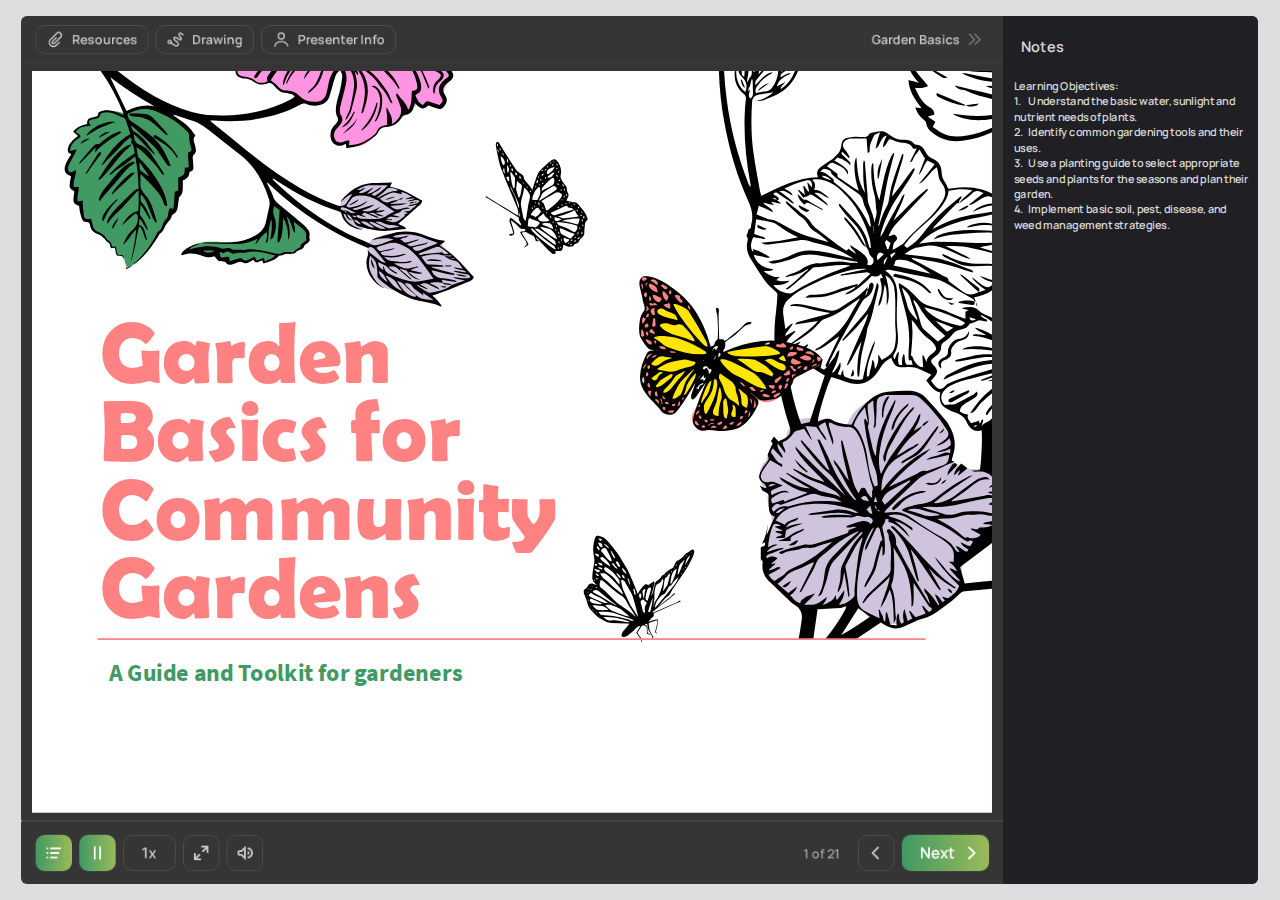
<file: GardenBasics/index.html>
<!DOCTYPE html>
<!-- Created with iSpring --><!-- 1352 960 --><!--version 11.11.1.3004 --><!--type html --><!--mainFolder ./ -->
<html style=background-color:#dcdee0;>
<head>
    <meta http-equiv="Content-Type" content="text/html;charset=utf-8"/><meta name="viewport" content="width=device-width,initial-scale=1,minimum-scale=1,maximum-scale=1,user-scalable=no"/><meta name="format-detection" content="telephone=no"/><meta name="apple-mobile-web-app-capable" content="yes"/><meta name="apple-mobile-web-app-status-bar-style" content="black"/><meta http-equiv="X-UA-Compatible" content="IE=edge"/><meta name="msapplication-tap-highlight" content="no"/><title>GardenBasics</title><link rel="apple-touch-icon-precomposed" href="data/apple-touch-icon.png"/><link rel="shortcut icon" type="image/ico" href="data/favicon.ico"/><style>body {background-color:#dcdee0;}#spr0_3dededa6 {display:none;}</style>
    
    
    <style>
		#playerView {
			position:absolute;
			-webkit-tap-highlight-color:rgba(0,0,0,0);
			-webkit-user-select:none;
			-moz-user-select:none;
			-webkit-touch-callout:none;
			-webkit-user-drag:none;
		}
		#playerView * {
			position:absolute;
		}
		#preloader {
			width: 50px;
			height: 50px;
			position: absolute;
			top: 0;
			left: 0;
			bottom: 0;
			right: 0;
			margin: auto;
			border-radius: 10px;
			background-color: rgba(0, 0, 0, 0.5);
		}

		#preloader::after {
			content: '';
			position: absolute;
			background: url([data-uri]);
			background-size: cover;
			top: 0;
			left: 0;
			bottom: 0;
			right: 0;
			animation: preloader_spin 1s infinite linear;
			-webkit-animation: preloader_spin 1s infinite linear;
		}

		@keyframes preloader_spin { 0% {transform: rotate(0deg);} 100% {transform: rotate(360deg);} }
		@-webkit-keyframes preloader_spin { 0% {-webkit-transform: rotate(0deg);} 100% {-webkit-transform: rotate(360deg);}}
    </style>
</head>
<body>
	<div id="preloader"></div>
	<script src="data/browsersupport.js?411E7451"></script>
	<script src="data/player.js?411E7451"></script>
    <div id="content"></div>
    <div id="spr0_3dededa6"><audio id="snd0_3dededa6" preload="metadata"><source src="data/sound1.mp3" type="audio/mpeg"/></audio><audio id="snd1_3dededa6" preload="metadata"><source src="data/sound2.mp3" type="audio/mpeg"/></audio><audio id="snd2_3dededa6" preload="metadata"><source src="data/sound3.mp3" type="audio/mpeg"/></audio><audio id="snd3_3dededa6" preload="metadata"><source src="data/sound4.mp3" type="audio/mpeg"/></audio><audio id="snd4_3dededa6" preload="metadata"><source src="data/sound5.mp3" type="audio/mpeg"/></audio><audio id="snd5_3dededa6" preload="metadata"><source src="data/sound6.mp3" type="audio/mpeg"/></audio><audio id="snd6_3dededa6" preload="metadata"><source src="data/sound7.mp3" type="audio/mpeg"/></audio><audio id="snd7_3dededa6" preload="metadata"><source src="data/sound8.mp3" type="audio/mpeg"/></audio><audio id="snd8_3dededa6" preload="metadata"><source src="data/sound9.mp3" type="audio/mpeg"/></audio><audio id="snd9_3dededa6" preload="metadata"><source src="data/sound10.mp3" type="audio/mpeg"/></audio><audio id="snd10_3dededa6" preload="metadata"><source src="data/sound11.mp3" type="audio/mpeg"/></audio><audio id="snd11_3dededa6" preload="metadata"><source src="data/sound12.mp3" type="audio/mpeg"/></audio></div>
    <script>
		document.addEventListener("DOMContentLoaded", () => (function(startup){
			function start(savedPresentationState)
			{
				var presInfo = "eNrtfdly40iS4K9gNNbVVWYEE/eRPTtrPDM1pZQ0orKqe1tlaSAJimiBAAsApWTXpFn/wz7N6z7sh/WXrB8ROEjoYmVWV22rsjuTBAMRHh4efoW7x09H0dHro5/sQc+27aGh9ga6rlpGz1H7Q3+ougO7Z7gjw/PGw09HnaMCGr8JsnmY9IM8muXwaFY9U8qHd0evdc12OkfLo9eeDv/OoNEszcLJOvuga6avaYZv6NByfXv02tCwyQYhifJ8ExXhB13v4v8+mJpm/UEb2RMD2x69/vNPRwk06yXzLAyU79N0Ds+nzSfKdRbeKZu1kiZKoOSrII6VRZCtlCCZK8sgh4fTYHZznaUbeBAlSr7JiyBKgmkcKsF1Fs02cbHJwq4yWYb0QhHcwOxmcZDnYU5vpFGs5LMoTGZhR1mH2SoQL3WUbRhkKvedZtdBEs2UWZaulXWWzjezIkKo4LdplMbpdTQLYng/L5RVkATX4SpMCiUolAH8m8FPgyBLYwBNGaSr1SaJii18iuPwGgaCcZIouYbpDMKsiBbQVxEidJPafL6DpgV9Oi/[base64]/3gEkwEQWWbAK4WOSF1ltOe8i/A0IARYuqJAsER3hbJUg3qySSEkXyvvTgTp4S2/CT7NNlsF78VZZREmUL2lVE6U3vw2AwOa763saENTnMWERIIJlKGCQ0zTjuTLJ9NMCqQ+oiLenQLjy7uR4wmgJlPM0L9R+MINWsCohDrAz2HE1UehpGObRdcJD4hwYn4jav//tv3NlMlumaYwTHAGtMR4QBbBJz49e/0TMZh4UwdWr9TItUr27Tq6ZXfgWMQvX/vSpw3v8Ip0q/5EmoeAnR8uiWOevr15dvbq7u+sm2yJahXl3lq6uXgED0a5eaQZ88q5erYLr4K9REuK3BfADtVA1Tesui1V8DxxGBYfrExzAvT59+qFzFGLrBP+6wb/gKyAj7BwFJStar+HFnL5CE9MgXrcI4jykx/Tp0w9yUkneaG093HrdbG0+0ndRb60/0nr9cGucZtV40QSEGTpjYr/nuNnYfrjxbb2x9zDMeRsY97cOW+C4v/Wi0dp/pPW00dp9uPXtptH6kVnezuutLe3h1kUDbld7ENtFA4HefSQC7Y9WDXpHIZ8fwd5EIfwTkj8/j3dppnOUIXEdfaI98tPRQpDSJzku9jRIb8NMOQdpA+AcowKieaZhOoahagN7oFqW76reqGeqQ9fxrPHIcxxz8IlhFxs3j6N5qHf/QjrI7tMZUco1bnMNPlw293yxXE1rrMdlPcX2AMZ5OR+YmdapJvqxATbytIbOQ5KiktGC4WKznvJmAzAR770E5ngTFdT4mpqAlGPFBsbCBTqRQv1s+hcWTsDyEr17VQjZit0gr5/isCC/C5TQ+SaJIykVk02RRahGJGE4z5EXr0lQdK8SA/o5hlGBv29BhK1WILwYDhyyAOhYRsAAUaZsQNmBl0wcPIcJcD/Y8ppmBCI9D1GEKsEalJt1FqHIyGlU7IWHpckixHkY5GlS/SRG4fFhHAuBW61j1oF4fqhndUg/6ijzCHsIWR+5g1HqKhPIKBj8OgKIAZ+ngMl/W8PDbRz+j6ujRZoUah79NXytG+uPfwAxnmav/1Wj//5wdfTvbUj/NxAN//6MPj7PEj131AMW9LlD/DLL/1yoPhex0LhHJOeBN+E+7GqaTvve6vq+jzpAJDjen38QXJEZGbAKmxUBZpgRfQIWRe3zZQCQiEcTfvk7/mcr/rnhfxf8z13KjZlDXpLKDoQxAEQAzLlklKPeyOw5jqGOdF0DS80eql5/7KtjrW9r2sjqabbfwiiNVkZpPIFRGgcwyste/2SknI2Vwdnp5ej0coKMUO8q3y9B3Rdq6yksylVmdAWvRLpC9gg80+yiDivVb6SdCazsVWZ1lSEvK1gK52gzvSvX9CqzZU80APZXMtZf2+LuokGubU+zeoPxUAcrvDdWLV/z1Z7jWqru+l5/6Lg9Y2C2rK3ZurbmE9YW3ly3r20p3XeXtgV2QKzO0usYdzXYM3lI9kIHdh4aRrESflzDBg5pMRdgGQdkJsFz3sBg1WG3gmNk4Y+bCBrj6qdrUPOhIRjrd8XydclGO5KvBhH8tQyDuFhu2Swn4xokK5gwEbwZJQgN2JDPlwu/6unscS7d7FquC6CDImXrumHSyuld2zDhoau7umNqntMgeiaIfJ3ZH8x5OF/oixn7U/5senbXMm3X8H1PsxzP65i+1bVdz/YM1zEdV/c7hul2PcfSdPzquXb5wLJ0z7dsU/+BNMc/6x0N/ugdVde9rm8amuZ4pu2b8Er5yHRN27R12/mBVMjynf1X9t/AjSUm4u5OxPO7pg9apO/pvgk9WB3D9bo6oMQENqprPqjj8KnrAriu6RmebtjlA91wfcOH2YuJaF3fcT3X0mxNtzTT0/yOqnUNWwdUWZ5nOYZleQB526P9N3XP7JquY3uOD88cA7GhuV3XcgF7hucCcNYuNvgVRzN01/Bs3ZFPbNsxfcfyLKuODX8XG0AEXRPmA7BZvqHDsnp6F9YTEKM5vmdYhgGr6HUNH1YaUGvYO1/3V9Tv6pbnG0AaOs1APDBNS9ccy7L31rP5wn77Gvy6vkeXtgcUDTjTPLDRLcfvOKbdNUwDwHQdH9bM6LgO0IejA/FCQ5zC7oPdScAMgcQ113N0kwlg/9HONPZf2X+jPhFzdyKO4XVNzYBl9z2iuo4JO9g3YP/4PuxhC+jS87oaACypEGh/70lJmDC2o3uWbQDVwZZ1kTBhnS3YOACSaTkW2Mutj/bftKyuZsI2tywTaBfWpAOg2RpQJGDPt134ZQcd4g3X9oB2iZT5iacJsjS9Bjr2+I2O6HMtwzJ1h/eCbppAmYahuZpJhGJaXeRklic2qXwAO4BJocSFp5ka8CkHrEbf1XwbJmn7QOGa5dpAyUDKJqJn71nLm6rf9WEn+wCGbpvIdTqq43Z1ULY0X7dtwzWtXWSI32Hji229/0IdF/ssSzdg5hpgg7iqaflA4ACraQNsyMF0IGjYu7CBBMfqwMJ0NU8zfN21kF/7uySOhAMTcTRTbGsVuKCGvFuDjUHktjOLvTf2X/i0pzTpdpflJ+xEUF3QHRZIs/+now3pE9hM35FVn3jmol0u1Tb9E2lUR6hmkNOKHXgaaV1HOTrZtSN2b+QtHE8O6vCg9wyiiUHQE5UKd0XnPkhWeGgBWt0+I8V3954+0JHBHdHxSIr/7vDhxrSaRCLn5XbtzzezG6FZ3uEMofMjvYnZwyDoyu4zJm6jAUDXEK2sZivVajazRDOn2WynlSNaeQ935jWmXcLVQLfeNlmPpsokrXXZnwj/PkK7K1aRj94pDkzE9zo22B6ecoLGiGa48insaMdXBoAw1wD2roB5B0M4XcdxYb+78K8uvlkGNHU6XtczXXwBGCCoAgroXjq0occdU7YxTR0UHvgCn3WHh/WAW9oKijjP6pgEDY4LGpFrKSDAoblrAYMga0n1tS6I5o5qwOAeyHcDAaefQVDR+Khb6vCiDZqIZQB/xKlAS+BbCK8KnB05Kc7Cw55gpXiqGuijOkCie/jZwV9ASUXFSIdZmB0dvrr41cKm8NUXI2ogxw2FfnBcs2PANC1sZ8MHv/rqEKQEOCNKh42Fr4EOAXKOpg7tYIaACBu6QoXGR1GHuPZMfksDvcKEt3x+C2fmezRF2OzA4cqvvCJiYW1XKX/gdTUcUAHhoQMDdHREAiIF1ABglKAGQeeAAR+nCj9buH40vAXcAF4DlCCKdJwiyiDsGdrh2x3VtukbLA1wEIIApKcJawJSGBfP0HE0xoHtQ8eqxbawIVBs4uwN/Epra+o0M9EfvgaM2gcoDJuh8ImwVB4eCAZwhXMhxOtIOPwW6Km2oyCeDZwS8EXs0/Jd/IYDmkjScvY8kKFbioVrZiCScD0tGMXp+EQStkUjMzFTe2S0uImQ1HhBHFw7pGxcR9ek7cVEgJgxQJFRYJFByiPBwVJxP/DdV3RNp51GE4fxYZ6G1+EdqgNz91H6wm+CMmAm8I7ucWsaD/VZfMekDYi7xa5RoGY7mqXogGfLR7qFndPBb4g3MYqBtN/YJbAzgWx1w4AGjtyI5VdeepChMCMXN59n8ls+vQRrY/i0NrjQuskjwy6Hz8C9NaRffOaKZUbsgO3CnQkqBeVFULpG2EdtAzY/7mzonF40dcuGFx0E3kDmQOvn8hpIkF2feUiFdcCWruD292mNCB2eAb2CAkmEjuYNsLfadjQc2A641X2YB0wL2FYHvwJhI13S7gGjD3kh4AR+ZcSDGmoruNVxeQ0wZYHO8SuQD7ZD0iy/Ekqb0q+pwEuJ4P9MicCbkPChM48wwWwWjw1mwIZHOLR8+gbMA6mLvzHbBv0VcKhZtJiimaRCOVGYEu4z2kO0C0zDBsrFpeJn2JNuGfgMqRnJzCL60m2LCEwVPYMlTihUayCgkm4rhqkRzZctYUBVTgI/a40XPAUfyt/[base64]/2i/Ux7RQJxjztZ2IbcnCA4yuEjgRjOA+eILDWd4IS/b0mrZbsLyNrQfMOXZpbNGrY42X2Wm3oij6y+Ur5H72R5Vqs5Q39sDmHn9IaqNdJHKhinfXUwdC0LvX6jYa/FTW21uqmtJ7iprXuPIEo3tb7jpm6BvXJT//1v/+eqKFtEuXIbofcWHbQUDpJvk2IZ5lHeERFMIcVS5dKjW6QimIs9wHiKe73Fj1s60MPf0cGLxxWLRYiRPfLNZXAbKvPyaXkoKHzE5DzuKu/SvBAHY/[base64]/XYTJHbKUJDJfz6WunBKsjj0qVWRytoKuuMoEn7IeH1zMARoEuZzfxVmBwFgfy5yxEYJUVngsQHCVazm7DjJ7g0LMgwZUiIsnSFKBMC7keGzw/VhpNZ8Emp0OHgmPC5oAHmGxYYeC4oMiraIUox2lDxxhjN42jHCO8yu6ydAOdhHw2sQpDOqaAma/DGYZ7VWfRWyAfeSCtjGG9YQ2KgCId70Kis1vAJsXMAZbSMG9MarFJroFYxAHsH3hbzFNAxX8XTMbYyQLGp+nI05FimQKA18sOLFO47sCYC/wJd0k5A4BbnKvT0WhJQgpQDVIyzAxD0/[base64]/bhkmFcuAXxIgjxDBowUiMOdZuo45MjO+C7ayM7mIAAwBWIYMwE4KC8LgZg0vR2slyrLomgIEkaPkaXADzZdpLqhpGcZrxLbomHZVuMAzMIqTPOQ074Xrf2au/9yYjRcZ0SIjDkLii0T5Z5YoXwXAxv+wJ1YOoqQXIfRzhNBeDIaH7ggwjh3T5HNQYcg7Dlpmhq/bmPviGA9HHnk+H6K5juGbGEfRboTuDXa4Uaof3WMX6wbbxfbc+sJ2sf48u1iv7GL92XYxYM4yLK38Tz/[base64]/9nm5z1jHVaBMArN6sO8UpUcQIKR0thKbKtUutkFsQzaoi8MhTvoHDfxIsNI2wV1cctU52iDEPbVgEIWXhRhMz+FcAWyASsIlpCTpXD5C9cANKngPWeAYtNFFIZQ8pVgh5Pz799rZyKWSlfn37T1LYFqjqYpxeSmF8IPQQoh9eqjgrl6/NvJC3lvKBzkDJxul6RUF6gUMqkMrPINiAvq1y7HUQqX3/[base64]/API03pAFwIqQa3AZRTCHPaGUJRfES9bwgRHW/pn8zenANSNlGnYG0vmqjgz6Qs5I43WTwpMNfVtFH1lMSAq3czMSrOBi9HXjor+J36XoTl1ywhiXCJuXGwfMFKncx99+l7LdDbNV/Ii58kO76wrNfePbDPPsgsvoNc/[base64]/rksnYG0RycUu+lpM4N0BcFQc3oT8xE+eipgEWRT6HkepR8xeZF+lspPj3jKvNR6Ks/[base64]/Ybb03CXfPw9yza6hmz5mkLqUyCbOg1zP0bRaeunDur1rtWvOe70frkmbjynzobv4wsq8+Txl3qyUefPZyjxgzjxIlc9Rl/8RhvmxL1TqsuiNKIdAZXY4tesnLpaDryRYEGdR+4YFcX4s5Ovrdamb/7iJ/oq7PsxYtcf2/wnPFF2aCmNt7PccbaB6DtgL1tjT1L6jjfF8yfI0e+T0+8OmqYB9ilI5D5kE7tNKPVS6fmUHz8rSN2Ivg6jBU/W5slkTM+FQBCqOQtEVfNjeFiFQhVjUSnYgGyZz/66sL4ItWrjftuYFrfVamvVgy6PYBoCnNTkgM/c7dN5LcRJcDS1AB2B0KzxCjTl2FayLQhUCEMEUsYJeERr1Jknv4nB+HYJ0WvCxtGiHc/j73/47jlGwZhwNckDRmhfcfy7c73Ftrvyhfap2fAQ/R/RhsqbAj5NgCmDP32QopTCKPeK6WCVDSApmerWdDaogb2y92tk7xU/AogZ4AxKrcrvrtm0O9KGhWoYxUi3dH6newDdUzTHHxsAbjrW+19zuMFD2hO3u3XtsfM92v0Q0RhWEXAxjEayiOAoyIFUOlsDFJn1AEJoQ8lyNaCGLbu6u6CGFm74wQI8XB5LenZZ6NXL5BmPPsfSRpnq9nq5a3mCo9kx9qDpjTXN6huvqRlu0vN/q2PGf4Njxn1/UpR38auEnFL1G2joGA2Jp1QVGzJFeFqNjnxhJDqwBdM0oBv2fot6CZNcp3BFxkPgilszEIB0wNvK8jL0SUVxYKfSalHsefAmcgw4zyNffEmZXYNxO2YyGX2K9zhQNMOl77yrH8xDrrxx2zMWnOdKIO/y4690mni3l6ceMqsphxVVGcYBnLAEGqW3Z6oLdnMY15gs8tqCyW9cY+VjwLEJAItm57M4WZ4CihAx76nMsXIphXeRKx5Hw/2AnKli/Zl6rXIM8eAq/zecc1ypc5OS+PsBSfyGfF/IpyWePqZpO1we9VdM9rtDiiuMPzdZ939NNzwImaVoPm0hYU7PNHtnr/HD7xLrPRKJsttDWps4XtpCs51lIVmUhWc+2kEy3q1mHH3cMmOxiJKTvkfRKceiNTNMHITiwh55qOSgO+/2+ahuONRpZ5nhs9NsKfWrtlT61p5T61J4fH9cG/84Zx/e8o+jcVvg+SN2AJxyaXDCDK/[base64]/iqBjVK/JDmRJBVPZJHdMQhIcac9hxsEKhRYCRbXlSV5VQXXiHD0rpZY0ACuLFp5uqAxpvsRIf+5uFYLcniM1Z6zrr9E3iD74+TSFv3hdEUoqPl+1u6O8BirfRzJYjMO5NpVYJWuh7IwNCRxYxtCQYSmAgE/kjkdvclAsOSKdBqx6gDbXeFaAjmoeIhTd3uGSib7Za1w9oVCcMNti8LmoWL8gN3iO6Ul4fIGBPEkESw3gc4JHVNCtBVWWQBmn0eHonbLnoET+bJlGIt5jmqLywQOQPpUkm0rxwR1SH6nsO+eNJjMn6pMipaUKnykZC/dfRV4I9YQOGZC0S82kioIKKBNoCit6k8OeuRMXKsTp7CbfIUniFF3lHNNUSJdaom6EBWDvKv2FT1E2mGdwg2cRGJZSaxdhKFkYVkcBJdnGmP9Axfjx3EFSO/PLoKaZIU1sEh6GOhiUP63FuUzN7y/5iaz+KNQpeh2Pg+a1I5V6467ybcQSq64TEqcnlkWsniOvxHynJGlqv16nSSgZHc8lQ/lRcDwhrQewA/ixZOXhvKuchNcbuhOhGpXc/bOYniyijyKeBpdKRs7R1EqHzxKQRGPQeZnoGQOkWAQwyw3K8KsmAojZCo4ySdsg4eXEBScsAgEx+csIvYg4Nu+VCB1UGabQYYrHSJT6ZKkkN0qt/yT8WHQPPL18tgrxc+IkXxQOVjgOwuGLevIl1ZODluRXp8wcFm36ovq8qD6/IdXnMCJ/UZReFCVSlFqqlvtdR7M0zou1he8Pq936joblvh/2++mWfk+F2Wa/hzvd7HsjI1z2+9lW8IX9fvbz/H525fezn18yCvHmuocHR+wdlV4G0/yZB6RGdUDKDGCAFCRdiIY26tt2z1cdc2iqlt0fqL41tNRRb9Qba2P4zxvsH4gajx+I6k+5FEh/8EQ0X6Z3Mwpda9kCn+OE8+EBnn5iicciSq903Je5y6Ox1R+6loqV6lXLM0Zqf2hZqjfujT3T6nmOP25zz7bfL6I/5YIRfPe57tkd6OmWvb0J7Rb8YkWQcjj2gy85nI2vU2zG1oFGHbK0QM4XfgyQ3wGjFNZGmSMiDrJK9fNtqWiXmlxX3pxBMqRZJ4NU+lIvp2OlYEbKf0tuW6dhpK1I703EqRExapnjQvVcuGjNIrxDGUNijVQniuOjT9OHwzAJNDGnCI/qFh05NIia3xdC1Ub7ZZqn2bSBl5qVtEaR2LQf+HyOliVXbiIRE1ql/5AkpbmCioMRepjCtq3d0om3bnwEfTTnYBJAZ+VTPsbiSzJ0EsNwEwQRdZEK0dACZ1VHPQWSAKjQP7wec10LsFz4SkQZOkMIAgUg7Sp9oA46iuTMsRiF49dYjQW0SETaN1RdgpP68DktAT0ns2lWbEgpnqe8ChQdSkokplXeQzMAdBYk13wdaT0+mXQgmIBYipqlz/SlrDf5sqTQTZGjlkCBEbBKMiKYuu4IU36xs573LGWnZrvfpUgWaE8IUkKFnPWWzbrS5VEZxOhi4eMot9I8ZAt4hlc0lecmgt/J41VOqgLWmVUJm0G8wP91UCNmG3OKitoKNjRe31kUacJGMqUx0mHw12U4tTz8PZeJh9+ArRrlS6w+FK+Vr/AKK7pKSoS+5jLjEckiAw1c+Ro5yXmZBflNR2YR8v1TMsdPPERrRzhFphu0/[base64]/Xo8IqJMsDoExEGg2kr0/JWuyVn6K508pmCsqnxNIVETSvM7rMm2KpiiAS7uWOMltEG9oB/79b/+bimdRPioSXBURWPK+GZJMG6w4XCOzXITxTYOYUlAbKMcdwKy05FTy9kEREU/eQVjkzbTokF9DbId/UYhf359PipMAETGj0kCzLMBw7y05J2AhkFsVsy41olkVyFjJYA5gpYDec4wSx75j9ILuT7PL41dOChnPEciZzilnFCMW2yQy8yBEES0/dsc29j3pvp3dwI5783+5fFQjCfhQj/OLEvRllCCuyfXr04QOctcclyXGHlGeZLMXDepLaFCSpj6TGnXY2dE/WukKVus/vCheL4rXi+J1qOJ1YOLiQ2qa5Pv/UF1NAvEbUdj2Pd+W1zXwsj/f9OiKPJkbaOJVcY4u7117zAHu3+MA3+3+cP+zc68L3CMXOBY2/MIucOd5LnCncoE7z3eBA+ZMROuBsa+nUv4Oa/JXOlht1xo5PdNQRwbW+XB7mtozDFf17ZGjOUPX0UZ6m4O1/ZJf/Sm3/EKjJ7m1Gx7W1kmgn/W+2VXe1lF5Oy7mm4MuVoiTMq6bTVoLc/tWTUVkSGOUSFKv/QOcNS9kpEXjhSi5TWNov1+UK93wIbEUqQeYTb/m2dyfufaEi633T8y6hob8wjdMV3O0n3Fm5t7LMDRmGLOp+4UZhvs8huFWDMM94Mysa1jWwfyCrBN5tXntlMsda7Y3Use2NVCtoT5Qvb7jq8DMTb0/MMxxry1vTG+/ZkV/yj0runXAXe970DeuAw9EZQY6j59GKcp1WamtKl/RunM6VPg7ArMClANUwjrKbQRKsgjLSEIsFT4XO4zjMWTPVUEHNkLJ2YE1OXLa3mXmKRce71AVu5o3AB7AHqMHcYjmNDXhIunwbI7BAKuyYLoIKrmjvCUq0DGPQoD5poOQ3Qg/A7WZbbKYClGPcWZ84r6K4nl415Hvb/ICDSms5oFAiPAODmwSN47XOQdnNFZTJ3f5ZVqGI4jHWDZ8v6g7h90JTNUiCGAcjNZBY26n1Aaq81haQ/YroqPosoBc1F0r0N7hI/9an6Dyw0Q59QtjhJCzkT4dk24WzrsH3c/+Ql+/OH091574bVLjZxWtpt+18BZHzXfp/vHDxZp3r2Q1WbKG7vwLS1bveZLVqySr9/wsNJ8uCz1YsqIb711ZyUCKVsvRPd/oa6rtDxwQreOB2tP0sWr6mjnCy159y2wTre0V2vWnlGjX7ednZe9DvxPRgDdpSNsYK9bUijZ05J5DTlS/1gGYC5B6KOO1wwDoHqvgNJ3+YXKLJWap/AMdDFThitO98kLIYeVFLNjNsla3GOHAyBXyAFGEH21J2rzyXobSHc/[base64]/D3mFOdw1TgBpHmhC5xCToUfuCPYPZUv5pJM6NQPMax83qB0WA6UzCTgmDrwCXlegnUHTxdWSnlbTz+YRXG8walvMCItwjOSXPm6X3zTyFdGbUEG5yMIlWMJpQIdKiw2MQdKt9ImXwtV7RyKKCUdpIqTPPDc7mWr/3+x1Q/P3/nsjOGwnItfARs53J/9T8t09pRZx+xaDrqZdduwPdfz5YXDJjqAPMu1dEPX/EeKLjj31KXb6/1wZdO/T9816daf0NP1L31hr/88fdev9F3/2fouYM62nd9aZTpDKtbOCG9wHruq4/ZBsR6PfbVnD3qqZWg9y9IsfeTa+5XpnhKZ7Ty5NJ32lOhnLrtFcQEox6paTSNddwdD1XOsPhgGtq56OszEGLuG3RuOvZHtthkGbrth4D7FMHCfVoWrYRnsg88TF043clUvogRZUyhuVGjWPeOb5pbAgcvcslJEX28AduCK23VIZXmmsnDMinMRg/ollYd5bX5JAB8PiX+CQV9xoAeYwPNs0/c5wlrK9jc4qdL5a9mO4Q5cS/VHfQu2z9BSe8ZIU7WxZfednt93R14bIXrthOg9hRCfUg5u95Tovkm0lYMvlw6DurYYOEOyK6KKSkKpwGigO5FzmsprQkmxAzWHDllJ10uTeiQUusmwc1SO0iSXyW7kEww/rvF8hlqDLL0N80JKWwFLecnfPET5zm+KLvgOyBSEcsEa85zhwLiONM1EYcMyAblTBxi6BJiENo1evYiFcW2GZQpXrZ5UVxmDSox9k55Bs8QbXqlSdZTBp0WG/jlYOAIeFFuKrVrEG7zLRXjrOJ2xXqmAcjIznAEHCVA4TTC7CYv8X/hmDUwZxrpYMuYL+sR8X846kTEFhfChsb65rR+iN6pJk7oartF7KYpPs1o0RzCwohZqWhF2AHoRKUgM1214fY1aLGK8VDHLCyMJ+eWk3mHSfL6urpEp74XJRSnlnIMBk/LaSHk1rkjMqyUNymR0rBG2mWHhb5z31wQvXoIZhjdYkhjG/4aLjKc4SUwMrZOVrIqFcYbKnZhrbdCu0s/SYC5uEpGXhGCYg0ylxUzLGcVQMEkjnaAejxE2t3RxLfDNEIMdghuKiMIgJE6X5EtvOW88Y1YoE7/zRrog1wXD3oh+A9LhFZLssthneQtsmZ2MLdHJvBVhXKKic1gUGFdJkRBgrQWzpbzdh+6/yab5bpUyvIYTIaLIPQy3aGI/k2XQYDdvKYmViIfCOq6ziDzkS1CtoZ+3+A8hnJkIvnUL2BGw5T9uAgwkm21mIhyLhEQYA5Oo+0VgwVerZhpkeQ8tm1rrNb0taYrIkKBlLkBqeLnzkT+JoMBAVB8NeQ/[base64]/7c+4jeJF0/wBJd2Bi+v9PcvEgFLxI0RcperAUPdiJ+CJzv4DMPewG+F9UQh8E4ueQ5/vht7rfdQ08lHdc3fQcWXbWcD2MmTU8R4e/9Eeib437yk/s9v4zLkbX7vOBGhxNN9Vc/0tfzq4983Z2rXY9u/b8gDrEnu892w/[base64]/[base64]/n5X3Z4oro0nUqq73V9i0ISEoBB6KmcAtZ55M6xJwsecObgpU4qRohpgNz7IXUA/FOFZwyd8E2Ht8vTdRTBW7gDQ1xREly8g5o1CZRzMDaz5mb11JcBbYRyA6ZhnT7NfDRGOWJ4uGdclj4DxM2MzrZxzSxYUr3SmP2sLAT8EWJU9r0RBNV54d6fl5k7D+pjOU8xN+QoD08gObXI5Z/XiDVixD/9Qvxg1b4ReTLrOgduX+ga/hFS7hPS9j3Jxle1zBNTdNdzfM9q0zndhzf9wxf156SzW3cl8292/vP8OXo9+aQ+OwlcadfOoekguGJ/iS95k/Sn+9PAuyZ+s+48XWCnp5mXN0zoulqMXT5LEyAL6S7cXTCfTP6GGYzYM7lVa+mPXQ011d7I7uvWnrPUn2gJ9VwtcGwp48829pNAhUDPOH+R0N7WsTPU4PqLmSFewm91xtpfdeyVXdsGqrVs3TVG7sjtW86I9vWbMfs0V1Pt+WAO940Q2/1psHjx71phn5AMms5Bcx0fwtbHmNvGw9PB7BIssoSrxqwBE6CxSs8p+nHDnnMkXtM8IoCZQxqNohFSucRsWvnO7FsWA7jm47yDotjZFW3b7nu4DlIxyxYKR0uEXUpyo684Xf5Egn6AgBm7d7710pP9E4u/ncBHboBD+drR5HVXoazZRKBXpGXF0G+RTmHv72j44cKsOlWaZwb4MB8YAH6eBbmr5VxtADtY0L6oPJ1a6WanK9JEMJAoGAC+jnw5ESZYOZejtMLUCWcoOpaSEC+Egfi4ngE5lSdkCC3zsPyEBNBo6Oy11Xfo48ga1Cu4Q/wbbbkak0TkGOXQAz0vKP8R7pMki0hbEJHR9CYT92+5rtD4e9vsH8u8P4VYIOE2GtlQBeJc3UXrtNFUu+OD1jyFKiYK6GAwTHNI3ErxzTCTNCV6ExIxI7sVTkF6KSbN8gKojumjA6sNs4AmtJgExrgey61ggRxgUWSJlg7/OvhJlsGq28aMaMXWMcFS+fCBEtqJ5AmvEYCBPjUEwm3gPzLjLNAeO2ebzZ/jlF/bdGd9RMIunQvnC3MGR1B6Hb1/YcOtdB3Whi7LXa6qPdQst3eVAaY9IC806w8wdB6Q90amKo1HOmqZTkgO9y+rfZHPV93hkPN6fce5r7tRZ2NpxR1hkbP5767M0F+20vmqCJ+j2eeYITc0e2haArR9S/EAGo3bGJatPCfUAhCjtYAaY9VnTxQHifoqUAzBBRcuuwzz7kMHBf8oQxx2DnrMFsF4qUOmYAq9y3ZGZmNoiiZrAc0jYDOryPkTjuJWng/zQD+xUp9A7DwYgANaVzcOgysFEwoFAYBF8eCH5FdLvgcGaCb1ObzHTQt6NN5OX5XAVZH/iXEBTNEMT5pwwTuKp1O6SvFE6jAk/[base64]/MeE1F8u8QojkLplDZVhvzd2e7ba04c91XJNT/U8t6+6fX/o9o2xafbawuiN9mJLxlOKLeG7z87nQJoaJX9JG27hf7kiBlifVCWx+8IwR+8y6RqSc5bXTMnrp4RjdoPxNEocLujSjuQgP/dnGPRXl40hHvxEWD0f4+F5TOfqCVZyBU1kFfWBQcDjDVrJvNCLpNC6d+ligWZyjy4rdmy/ypyDCQ1xauauLRq0tp23tr2mxZ4ynSCJCwinTwVR/8eACCMbAsR+iPVIlAm6Asd94DWraA9Kow6l1vV113c81xbgGZplo7/DdEX9ja5vWKbuWHxZzHyvzX0gmQKkCccsEUggOffAMXfA8SycsuECWK7uSahcRoXua65peY4EbbfxvL3xfTBaz0Cb9cugzZZoC6/TUHl/vAeHvUNkrnR0SUhsWfREklatxXy3xTV5lcrRnZ3RidanbbTufHYw2rDhPpGI3F+IiGqgeU8Ezful6bsjXWbIajPpLjxCMwUl5+lgJ31M+S+l7mPhCRwti2Kdv756dfXq7u6uiwHfySzfdMP5Bp6sVTzPA3Xr6tVmHafBPL96ZWi6c/VKc69egVJTKsuqHEulsbrr+UI4Fj9M4ZebI6lKSPAGXAaJfSxPgAxMhcUiipvw4ctqlKj449Wrhwdscx09Mq44qSENHvX2fAc/jwzY6sN6bEwRzvmcgVqdW0OK6kbT4pEB0UmSd6/T9DoOu7N0dfWqGpf1JRVdV3SeePVqma7Ch6HZ96Q9BoGgsZ05B+q1mFCukjNPLVIVzUhVVAd+GIyWONtd3xrA1U9Tsnu6YHjuwTWt/QgLIx6gNhqqSXinCmMV4wqge9XM5mrI3hQ1UFe0KGqursgjqKYLlVxbKlgWMAPpEVTBZFKxQ0Qs/cbWZTl51dSKpYqxtljQIci25RghzgU2KPsJX3muo3ue9jBWGs5DJhhcpv9ibyXYruU1T6XvqYmTBXbAh9HX8nWmmhIb8vFjZPKgy7CVB+TinVC8wgM/Nk7N87hP/OkdclDKfXhCZ+y3/P2u17IV2L9QW77c8QldN/2MO37P1gFSeoO9oMkMdvDt1Svfsa9e0ctq9eoDo5buy47wJbSOhJXgcSPAKE+Yyf1eVbDW1+1ih19J0jvea4LvrMVrD4/H7HXCST9g08dUxY7cdS2sdVb+LpalpFcVfp7nswBL41Qg4DuqyCjamzkI3hu0kaZ0YnoRzKMNHpiBjCYTLyd7CwMz+qX7DB/Rj9DNvxoa/EHlNMUBii2dCmHoBBLu2cnxEA+9qINRTJ6uqp8euWIavdkm/jmot7d4qt3ozBzin2d0dhl+LBo9DD3888weWqY1tvDPM/vZn9DTwTlJr9Ofs2Dr4Pq+BR8OhqOR9tj7dIR5Tw+0xvaTethbkYGPfx57N4tABG37G7xeognEPMRolaPXPhD4dQbUjsXzUO8sR7B033ea+MHtWv7u9/t9uwkBbiIBw5uL3vB4dHr5ABjluj4OS9tYnUdgfQostNcbeLWG9tDU6z1pj+GVOtkn0nF/ZGjac3raW+Qx/fecRW7fL0/qJwf5k8zvIZfn0ey9Xe2DZnn455n9tSwbcZZDumkBaa8v7dG+DtufLZ20MLse/nmwp08opJIiS+PzIAljfD0JbqNrckW/S+fYdLqdxLLwCB6IhnneD2ikkA5LygSaFbcXV+9QF5fRCjTUBDU5vFr1JJiGcS7b30aUXyv9ANRiMOAZVadm8PAUpicf86v49GxTUNe1R6AFbM+xlvDuQzy5ugiKcL+X8yy83X96gUXp5g0gCAmnnKRZb0rPz5J4u9/LZDMtogLM1ZY5IWayxpPv0nizCge8HPfhCJ3IY4xj3Lb7KFd4HnITJYNNXqSr6K+0CqPmOqWMuHLFMU6LSsd9F4V34XyUYNhlOccVVmCmi8fK2BxCQtlMToHi7WSbYgmNkiCSqw2gc7Xg8wzUvKKESL4MOCzhQWT0ipNwUTTwgxK5SRZpEeatFFFrdM7UGGbHySJt/+U7GLz6aRfjtIIlbFNaSfSEHwVFEcyW8jpcstgysqBoo9RHBYEi3pPTYpgxoDUPL3GA7+qjtsx3Fyq0A9GMfn2kd03kCMcI3Xn/Q28wGE0mx/2T0YfexXHvw0mvPzr50O8Nvv1wefahP3pzjMcSb1KlTLW+jiiHU4bX02EMxpTd29fZ5eXZuw/nvdPRCbpT8QqqlYIs4YGXTnvfHb/pXR6fnX7ov4f3TzFY7bRkNYrE6wNdTEaXl8enb/DFHie/i3PLSVigK+Dhl4HdjZDvPTa7y7PzcmqX6bp9Xu+Hx2cwpYsLnhG9iWBt5lGqJEHGNcrveW/yvn95fHkympTvDWK65GcQrMnBsvdeDXmnoz9eCgySf+Nj8VDr84vRd1VrZHVRutnvf/Lt8emH0WmPYBSPj0+OL//04d0ZYe1ykyUUF9DAO/H7h/o6Pbt41ztpdrJYPLkXgH4Cytfo4sP527PLM54Bbyu8tKNI91/DVf5w+uFs/GFw9h70NrHgyu/EL+/f9UcXv0NS/93l2WVP0MXkd3s9fQeP25aYeMUDS/x9D+B917v4lqcwuBjBg+GH748v3+JC05HxnE+TxQ3uSkjXWdEukLuae7287A3evgMMfBieDd7TB0k70NcwnW1E4epm4/ExYqJqOAbuvdfo+F3vTaPVeUR5+HsNT45Pv623O4nA5t1txNiqtWKWSs0k6+mdnwtSLJEJXAgFM7cbnJ1eXpyd8Ob7MDg5mwDeBr1zRD8xC+L2LU1HfzyGSb8/gcUEdI9O6Y6cqFAWmxijTfDEve215hvjhxvjtmvst+bPZ+8vAU84cSmCWhrhZoQWbT9djM5Pen+iUDG02tqaMAETVY8uoOXTKHqnD8l57uM5zebfnZ0A1cmHuKqkoYim7y8uiCIJjOMJbPZLaPru/GQEBC88QJTLUQoVCmYvBQ9mK2C6Q5f7G56968GGgS1/eXE8wEUnv12WbfneRuEfVgKKXaKoFtBGl8BFKJJlybEnVBi3pn/yUXmEl+9h/oYc66L3PUgSoMqzkwkwq6F8QrsFA0owjeuO3Zf77S96E1qCURbkYXZvkw+9kxPZSgniuK3h2+M3b0/g/7ymb6Ui1t7rOVHquaRQwRp7k8n3ZxeI8VEia3Osgzy/AyMFcX0LSh3joI4YgYnj08EZrOPgst7PcSJq25b9lK1hxB4tjlh3gG549v2HS94elylnoM3CxiLT4neqC+cIGEqjCmY1WN4BD0Wm1D/7IxAT7fj9H86+xU327f4PfyKq/pNkETUhCLQpqYoIU2a80ZWrhB0CUNxoOOfYjb0uJqP/fA8YP+6dPKML3NXE/0CKjADc0/eSoyFxr9kZje3Ozt+ff7iA/QvNmCcBu4DNBPy3dzqcwEsjctTSfRsUxTIHWc54lh7LsCZKH+jw/Ozi8qJ3fHlvf0RAaVZkATDRWpdAJqMhUuN/vj/+Xx/GPRAzwx0C+JNIZMHr6ZF2Qi6gjGVocSfmdVkML47++DuZAgkv3Es63VYAGvzmEUKkazZ3ifBBuO4fEzfKMwbE3B55HS+i5NkDTwagTV2A3vgcjIMFGaLbevs50V5C8hlQ/xiADw/+Odbg6RAIJXRwdnLSOwe+3j9G7jTB8rlYRXy33QgEGTF+kDjx3o9/BNk6rHeBN5rutjo9AyDGzAOV0pak2mh7YH0/6k+OL5E9fM/B7tyA6PXnMmmkUzHgIxys+nk4Gvfen1zSE5pAtgoEGgBmVCgE7Mxam8AN00byLt7/tArFpbD4AwW7gQ3xP7nDkih+7kRLYhCznYx6F4O3MNXTAVto2E3c+A3WCOdzclnZcadUYW62pDh7LDPVeIGVKokeAeSEvCZ//9v/bTTd7ZhbyTu/W5oCueDGIBkIMiipdOW9Zjhw2XGU1O39yjLdXWjpyNptdzYeozxeLPiHy16fwaihpIQEfxSKcjUx6VnE34+BNg7U/1AGt+p/dCEVFgaIVpKhEehiNSobZrKTYrXTEE062GykiCGd1tXDeju5CPV5136+x1CoN6l2tmABldFLziR+ASR6qa2fnPWGrLyepHRNeUlObJeJbQEEy99r5HpLdtqnT/8P7lI9fg==";
				PresentationPlayer.start(presInfo, "content", "playerView", onPlayerInit, savedPresentationState);
				function onPlayerInit(player)
				{
					(function(player){
	(function(player)
{
	function findConnector(win)
	{
		var retries = 0;
		while (!win.ispringPresentationConnector && win.parent && win.parent != win)
		{
			++retries;
			if (retries > 7)
			{
				return null;
			}

			win = win.parent;
		}
		return win.ispringPresentationConnector;
	}

	function getConnector()
	{
		var api = findConnector(window);
		if (!api && window.opener && (typeof(window.opener) != "undefined"))
		{
			api = findConnector(window.opener);
		}
		return api;
	}

	try
	{
		var connector = getConnector();
		if (connector)
		{
			connector.register(player);
		}
	}
	catch (e) {}
})(player);

})(player);

					var preloader = document.getElementById("preloader");
					preloader.parentNode.removeChild(preloader);
				}
			}

			if (startup)
				startup(start);
			else
				start();
		})());
    </script>
</body>
</html>
</file>
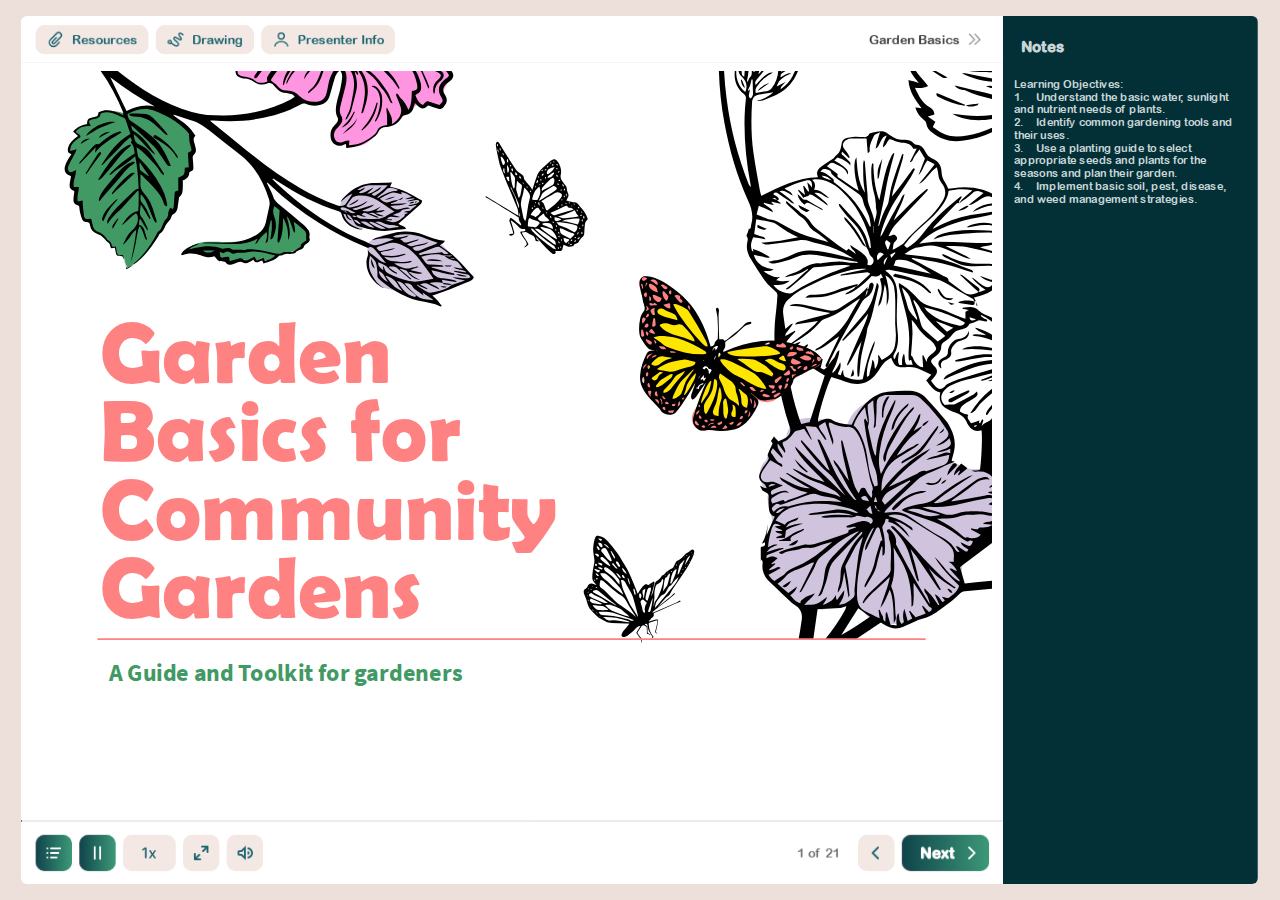
<file: GardenBasicsCourse (Published)/index.html>
<!DOCTYPE html>
<!-- Created with iSpring --><!-- 1352 960 --><!--version 11.11.1.3004 --><!--type html --><!--mainFolder ./ -->
<html style=background-color:#eddfda;>
<head>
    <meta http-equiv="Content-Type" content="text/html;charset=utf-8"/><meta name="viewport" content="width=device-width,initial-scale=1,minimum-scale=1,maximum-scale=1,user-scalable=no"/><meta name="format-detection" content="telephone=no"/><meta name="apple-mobile-web-app-capable" content="yes"/><meta name="apple-mobile-web-app-status-bar-style" content="black"/><meta http-equiv="X-UA-Compatible" content="IE=edge"/><meta name="msapplication-tap-highlight" content="no"/><title>GardenBasicsCourse</title><link rel="apple-touch-icon-precomposed" href="data/apple-touch-icon.png"/><link rel="shortcut icon" type="image/ico" href="data/favicon.ico"/><style>body {background-color:#eddfda;}#spr0_189e5353 {display:none;}</style>
    
    
    <style>
		#playerView {
			position:absolute;
			-webkit-tap-highlight-color:rgba(0,0,0,0);
			-webkit-user-select:none;
			-moz-user-select:none;
			-webkit-touch-callout:none;
			-webkit-user-drag:none;
		}
		#playerView * {
			position:absolute;
		}
		#preloader {
			width: 50px;
			height: 50px;
			position: absolute;
			top: 0;
			left: 0;
			bottom: 0;
			right: 0;
			margin: auto;
			border-radius: 10px;
			background-color: rgba(0, 0, 0, 0.5);
		}

		#preloader::after {
			content: '';
			position: absolute;
			background: url([data-uri]);
			background-size: cover;
			top: 0;
			left: 0;
			bottom: 0;
			right: 0;
			animation: preloader_spin 1s infinite linear;
			-webkit-animation: preloader_spin 1s infinite linear;
		}

		@keyframes preloader_spin { 0% {transform: rotate(0deg);} 100% {transform: rotate(360deg);} }
		@-webkit-keyframes preloader_spin { 0% {-webkit-transform: rotate(0deg);} 100% {-webkit-transform: rotate(360deg);}}
    </style>
</head>
<body>
	<div id="preloader"></div>
	<script src="data/browsersupport.js?D3C876E8"></script>
	<script src="data/player.js?D3C876E8"></script>
    <div id="content"></div>
    <div id="spr0_189e5353"><audio id="snd0_189e5353" preload="metadata"><source src="data/sound1.mp3" type="audio/mpeg"/></audio><audio id="snd1_189e5353" preload="metadata"><source src="data/sound2.mp3" type="audio/mpeg"/></audio><audio id="snd2_189e5353" preload="metadata"><source src="data/sound3.mp3" type="audio/mpeg"/></audio><audio id="snd3_189e5353" preload="metadata"><source src="data/sound4.mp3" type="audio/mpeg"/></audio><audio id="snd4_189e5353" preload="metadata"><source src="data/sound5.mp3" type="audio/mpeg"/></audio><audio id="snd5_189e5353" preload="metadata"><source src="data/sound6.mp3" type="audio/mpeg"/></audio><audio id="snd6_189e5353" preload="metadata"><source src="data/sound7.mp3" type="audio/mpeg"/></audio><audio id="snd7_189e5353" preload="metadata"><source src="data/sound8.mp3" type="audio/mpeg"/></audio><audio id="snd8_189e5353" preload="metadata"><source src="data/sound9.mp3" type="audio/mpeg"/></audio><audio id="snd9_189e5353" preload="metadata"><source src="data/sound10.mp3" type="audio/mpeg"/></audio><audio id="snd10_189e5353" preload="metadata"><source src="data/sound11.mp3" type="audio/mpeg"/></audio><audio id="snd11_189e5353" preload="metadata"><source src="data/sound12.mp3" type="audio/mpeg"/></audio></div>
    <script>
		document.addEventListener("DOMContentLoaded", () => (function(startup){
			function start(savedPresentationState)
			{
				var presInfo = "eNrtfdmS48iR4K9gckxStxnBwn2UZmeNZ1VOZ2XmJFnd0irbykASTEIJAmwAzCyqp8z0D/s0r/uwH6YvWT8icJDMg6yqVmuVOrqTQCDCw8PDr3D3+PkkOnl98vPAMjTDH3bV7sC2VMuxuqrndj21a3RN2xuaHd3tfjppnRTQ+E2QzcKkG+TRNO+l6ywP4cW0eqPwK3h4f/Ja12yndbI4ee3p8O8pNJqmWThaZR8s3dQMzzM8aLi6O3ltaNhijeBEeb6OivCDrrfxfx9MTbN+rw3skYFtT17/6eeTBJp1klkWBsoPaTqD55PmE+UmC++V9UpJEyVQ8mUQx8o8yJZKkMyURZDDw0kwvb3J0jU8iBIlX+dFECXBJA6V4CaLpuu4WGdhWxktQvqgCG5hctM4yPMwpy/SKFbyaRQm07ClrMJsGYiPWsomDDKV+06zmyCJpso0S1fKKktn62kRIVTwbhKlcXoTTYMYvs8LZRkkwU24DJNCCQqlB//O4FUvyNIYQFN66XK5TqJiA3/[base64]/dRsaiGeJOFYZKvgmnIeAR83IVIKEW6AsqFbgBgGGUaZIjaeZopU5gELH/eAiTAROZZsAzhzyQvstpy3kf4DggBFi6okCwRHeFslSBeL5NISefK+/Oe2ntLX8Kr6TrL4Lt4o8yjJMoXtKqJ0pndBUBgs+31PQ8I6suYsAgQwTIUMMh5mvFcmWS6aYHUB1TEu1MgXHl3djpitATKZZoXajeYQitYlRAH2BrstJoo9NQP8+gm4SFxDoxPRO3f/vrfuTKaLtI0xgkOgNYYD4gC2KSXJ69/Jo4zC4rg+tVqkRap3l4lN8wtfIt4hWt/+tTiPX6VTpT/SJNQsJOTRVGs8tfXr65f3d/ft5NNES3DvD1Nl9evgIFo1680A/7yrl8tg5vgL1ES4q858AO1UDVNay+KZfwAHEYFh+sTHMC8Pn36sXUSYusE/3GL/4CfgIywdRKUrGi1gg9z+glNTINY3TyI85Ae01+ffpSTSvJGa+vx1qtma/OJvot6a/2J1qvHW+M0q8bzJiDMzxkTuz3Hzcb2443v6o29x2HO94HxcOtwDxwPt543WvtPtJ40WruPt75bN1o/Mcu7Wb21pT3eumjA7WqPYrtoINB7iESg/cmyQe8o4/MT2JsohH9G8ufn8TbNtE4yJK6TT7RHfj6ZC1L6JMfFnnrpXZgplyBtAJxT1EI0zzRMxzBUrWf3VMvyXdUbdEy17zqeNRx4jmP2PjHsYuPmcTQL9fafcUbT7adTopQb3OYa/DFu7vlisZzUWI/LaortAYyzcj4wM61VTfRjA2zkaQ2VhyRFJaMFw8VmHeXNGmAi3jsG5ngbFdT4hpqAlGPFBsbCBTqTQv1i8mcWTsDyEr19XQjZit0gr5/gsCC/C5TQ+TqJIykVk3WRRahGJGE4y5EXr0hQtK8TA/o5hVGBv29AhC2XILwYDhyyAOhYRsAAUaasQdmBj0wcPIcJcD/Y8oZmBCI9D1GEKsEKlJtVFqHIyGlU7IWHpckixHkY5GlSvRKj8PgwjoXALVcx60A8P9SzWqQftZRZhD2ErI/cwyh1lQlkFAx+EwHEgM9zwOS/reDhJg7/x/XJPE0KNY/+Er7WjdXH34MYT7PX/6rRf35/ffLv+5D+byAa/v2APr7MEh066hELeugQv8zyHwrVlyIWGveE5DzwJtyHbU3Tad9bbd/3UQeIBMf704+CKzIjA1ZhsyLADDOiv4BFUft8EQAk4tGIP/6e/7UR/7rlf8/5X/cpN2YOOSaVHQijB4gAmHPJKAedgdlxHEMd6LqmWobdV73u0FeHWtfWtIHV0Wx/D6M09jJK4xmM0jiCUY473bOBcjFUehfn48H5eISMUG8rPyxA3Rdq6zksynVmtAWvRLpC9gg802yjDivVb6SdEazsdWa1lT4vK1gKl2gzvSvX9DqzZU80APZXMtZf2+Juo0GubUezOr1hX1c7vc5QtXzNVzuOa6m663vdvuN2jJ65Z23NvWtrPmNt4cvV/rUtpfv20u6BHRCrs/Q6xV0N9kwekr3Qgp2HhlGshB9XsIFDWsw5WMYBmUnwnDcwWHXYreAYWfjTOoLGuPrpCtR8aAjG+n2xeF2y0Zbkq0EE/1iEQVwsNmyWk3ENkhVMmAi+jBKEBmzIw+XCr3o6O5xLN9uW6wLooEjZum6YtHJ62zZMeOjqru6Ymuc0iJ4JIl9l9gfd80Pbt0P2p/zJ9Oy2Zdqu4fueZjme1zJ9q227nu0ZrmM6ru63DNNte46l6fjTc+3ygWVBb5Zt6j+S5vgnvaXBf/WWqute2zcNTXM80/ZN+KR8ZLqmbdq67fxIKmT5ze4nu1/gxhITcbcn4vlt0wct0vd034QerJbhem0dUGICG9U1H9Rx+KvtAriu6RmebtjlA91wfcOH2YuJaG3fcT3X0mxNtzTT0/yWqrUNWwdUWZ5nOYZleQD5vke7X+qe2TZdx/YcH545BmJDc9uu5QL2DM8F4KxtbPAnjmboruHZuiOf2LZj+o7lWVYdG/[base64]/cs2wCqgy3rImHCOluwcQAk03IssJf3Ptr90rLamgnb3LJMoF1YkxaAZmtAkYA933bhzRY6xBeu7QHtEinzE08TZGl6DXTs8Bsd0edahmXqDu8F3TSBMg1DczWTCMW02sjJLE9sUvkAdgCTQokLTzM14FMOWI2+q/k2TBKG8uFb1wZKBlI2ET07z/Z8qfptH3ayD2Dotolcp6U6blsHZUvzdds2XNPaRoZ4DxtfbOvdD+q42GVZugEz1wAbxFVNywcCB1hNG2BDDqYDQcPehQ0kOFYLFqateZrh666F/NrfJnEkHJiIo5liW6vABTXk3RpsDCK3rVnsfLH7wacdpUm32yw/YSeC6oLusECa/T+frEmfwGb6lqz6xDMX7XKptumfSKM6QTWDnFbswNNI6zrJ0cmunbB7I9/D8eSgDg/6wCCaGAQ9UalwV7QegmSpn5BWt8tI8dudp490ZHBHdDqS4r+3+HBjWk0ikfNy2/aXm9mt0CzvcYbQ+YnexOxxELRl9xkTt9EAoG2IVlazlWo1m1mimdNsttXKEa28xzvzGtMu4WqgW983WY+myiSttdmfCP9+gnaXrCKfvFMcmIjvtWywPTzlDI0RzXDlU9jRjq/0AGGuAexdAfMOhnDajuPCfnfh37r4ZRnQ1Gl5bc908QNggKAKKKB76dCGHrdM2cY0dVB44Af8rTs8rAfc0lZQxHlWyyRocFzQiFxLAQEOzV0LGARZS6qvtUE0t1QDBvdAvhsIOL0GQUXjo26pw4c2aCKWAfwRpwItgW8hvCpwduSkOAsPe4KV4qlqoI/qAInu4d8OvgElFRUjHWZhtnT46eJPC5vCT1+MqIEcNxR64bhmy4BpWtjOhj/86qdDkBLgjCgdNhZ+BjoEyDmaOrSDGQIibOgKFRofRR3i2jP5Kw30ChO+8vkrnJnv0RRhswOHK3/yioiFtV2lfMHrajigAsJDBwZo6YgERAqoAcAoQQ2CzgEDPk4VXlu4fjS8BdwAPgOUIIp0nCLKIOwZ2uHXLdW26RcsDXAQggCkpwlrAlIYF8/QcTTGge1Dx6rFtrAhUGzi7A38SWtr6jQz0R9+BozaBygMm6HwibBUHh4IBnCFcyHE60g4/BXoqbajIJ4NnBLwRezT8l38hQOaSNJy9jyQoVuKhWtmIJJwPS0YxWn5RBK2RSMzMVN7ZLS4iZDUeEEcXDukbFxH16TtxUSAmDFAkVFgkUHKI8HBUnE/8NtXdE2nnUYTh/FhnobX4h2qA3P3UfrCO0EZMBP4Rve4NY2H+ix+Y9IGxN1i1yhQsx3NUnTAs+Uj3cLOaeEvxJsYxUDab+wS2JlAtrphQANHbsTyJy89yFCYkYubzzP5K58+grUxfFobXGjd5JFhl8PfwL01pF985oplRuyA7cKdCSoF5UVQukbYR20DNj/ubOicPjR1y4YPHQTeQOZA6+fyGkiQXZ95SIV1wJau4Pb3aY0IHZ4BvYICSYSO5g2wt9p2NBzYDrjVfZgHTAvYVgt/[base64]/le/[base64]/IURGTeH7sVXZM9p++0X7THtFAvGAO1nYhtycIDjJ4U8G0bTNE7LUdIIT/nlHWi3bXUDWhuYbvjSzbNawxcnuQW7qkTyy+q3yA3ony7Nazen7Q7MPO6fTV62BPlDBOO2qvb5rWej1G/Q7e9zU1l43tfUMN7X14BFE6abWt9zUe2Cv3NR/++v/uS7KFlGu3EXovUUHLYWD5JukWIR5lLdEBFNIsVS59OgWqQjmYg8wnuLebPDPDR3o4Xt08OJxxXweYmSP/HIR3IXKrHxaHgoKHzE5j9vKuzQvxMGY/DCObunEbUIxOfN1HOPHLWUZBhwDVihxGMBnjuopCwzNw8OjGfQ5rQ2zCjNlFmxoWni8BCBnClDfLFSLNA4xKksOuAw2MMkQAFVWQVag65kaKoCk8C6UMOCjtnKdEEoJ00oB3eSrNINO5DlnXsUokU8bJoJ/01At5TYMV7kSFcpiM8ODuRmf2i2DKMGQrlyZhjgURSGtMz5JZwd6WxlDN8ESNkqB8yUnujyplEiF5Q0AilyZhaswmSG20gSGy/n0tVWC1ZJHpco0jpbQVVsZwRP2w8PnGQCjQJfT23gjMDiNA/[base64]/FpOvJ0pFikAODNogXLFK5aMOYcX+EuKWcAcItzdToaLUlIAapBSoaZYWgaf9ZC4ozj9L78vq0oHeUGA0SzdSx6WC8nyAAA7ukinN5WJLpMo5yobbKhM5eMFoBQM4e/kMwmgFAM04sSYBEINSzGHOkYJkf0AhstKn4HvUdL2rxNshgEGdAR0Att4IhXY4LHmtQeuVE583mKM4FVB2hiPGYP5vAmSUXwYUhd4bakaXbu0gj2TzRTYbNXnURzZZXmeURhrrnYLLh0s2AZ3IRy598vwqRiGfAmAfIIETxaIAJzlqWrmCMz4/[base64]/YxbrBRufMsb+yXawfZhfrlV2sH2wXA+Ysw9LK/+hH28hvRagORqhJ+9h0en2n4/pqz+l4qtXruWrXHfiq65mmNbB7Xbu/L0TP3msf28+wj+2nw7i27eMtuLds47f1ACTBFOaIdbFX5mWIEm/XFmpGdxHJTWi75OySfL1CCdKqRHxLSl/Mjfq4uQmTtiLHEpqPHDJOgyVwuwwVsSgpM6lAPMgOOJOLuG8l90kUEZPmyFMSiCzYOBSUxgc5jDGzlKTDyriIaCNFLsxzfAsi5xHdBPvEcVMhRAVCSNsAYVJ9Cbw8Xs9YZwTuFYYwhyl8Jhu8VpIIugFctFAPzeH/2TpnPWOVFgHwyvWyRbwSVZyAwtFSWIpso9Q6mQbxlBoirwzFNyjc1/F8zQhbRvVxy1SnKMPQtmUAQhY+FCGzfwGwBTIBq4iWkFPlMPkLF4D0KWC9F8BiE4VUxpBylaDH88vvXivnYlbKN+ffNrVtgaoW5umFJObnQg8ByuG1qqNC+ebyW0lLOS/oDKRMnK6WJJTnKJQyqczMszXIyyrXbguRyjfffasE0Yyy+DCcH3PZWOQzWNRcqBqYrBaxolISSmdGVD5NQTvKSTUiCS71dtoGIRJmDmCpWRhTR8CysikpCLW9gOKlphOydtBCvQt6gT44ybCh0pZoqEUE0rLy/siXIvQwTBYINXfBEytn0BOgY0oaAAxaLFDSnLYRQ4lrBMK8WNyn2RJFcQoIuSGdAKVuyHMPZ9ubElTxtAptp507BeME0JVXpMQbME/jNWkAnAipBndBFFPIM1pZQlEco54XhKju1/RvRg+uASnbqDOQ1ldtdNAHclYSJ+sMnrT4xzL6yHpKQqCVm5l4FQej7wce+qv4XbpaxyUXrGGJsEm5cfB8jspdzP23KfvtGFv1n4gLH6W7vvDsF579OM8+iqz+gTn8UfN9kQe/[base64]/l6VTkPbohGI3PW1mkK4gGGpOb2I+wkdPBSyCbAI9z6L0IyYv0mup/[base64]/LoecH8dRnKDCkeAquQ1LzPpDNtaII1+SpSUjdU+ITXIUtjOnMJSk4v5D9Iu3yDWk+7vhHEmBXGJ6FA02SNsnAeo/OSJkzipT5dKsqBnsVShZVpj9t6Ec6a4JeTqR/oyGmTQzwOZpvJGuTsHHcgfNnIDRZrJ2ENVgtQrtrKZRZskLiW6C7NkX6AesN7FHktPA4KclhNTGjOV6jr5jmqZ4lC45AtQXCsshCYDJaAqS8Ent8AMmHKayxrw67xVEACi3jsed4Lo3lhNL8MoznutPOFLf0Ds6VDl3z3PMg124Zu+phB6lIimzgPcj1H02rppY/r9q61X3Pe6f14Tdp8Spl3jPlXVubNw5R5s1LmzYOVecCceZQqn6Mu/xMM81NXqNRl0RtRDoHK7HBq189cLAc/SbAgzrz2Cwvi/FTIz1erUjf/aR39BXd9mLFqj+3/E54pujQVhtrQ7zhaT/UcsBesoaepXUcb4vmS5Wn2wOl2+01TAfsUpXIeMwnc55V6qHT9yg6elqVvxF4GUYOn6jNlvSJmwqEIVByFoiv4sH1fhEAVYlEr2YFsmMz9+7K+CLbYw/02NS9ordfSrAdbHsU2ADypyQGZud+i816Kk+BqaAE6AKM74RFqzLGtYF0UqhCACKaIFfSK0Ki3SXofh7ObEKTTnI+lRTucw9/++t9xjII142iQI4rWvOD+S+F+h2tz5Q/[base64]/k9Rb0Gy7RRuiThI/BBLZmKQDhgbeV7GXokoLqwUekPKPQ++AM5Bhxnk698TZldg3E7ZjIZfYL3OFA0w6XtvK6ezEOuvHHfMxac50og7/rjr3TqeLuTpx5SqymHFVUZxgGcsAQapbdjqgt2cxjXmCzy2oLJbNxj5WPAsQkAi2bnszhZngKKEDHvqcyxcimFd5ErHkfD/YCcqWL9mVqtcgzx4Au9mM45rFS5ycl8fYam/kM8L+ZTks8NUTaftg96q6R5XaHHF8Ydm677v6aZnAZM0rcdNJKypuc8e2en8ePvEeshE4my2ycQxv7KFZB1mIVmVhWQdbCGZbluzjj/u6DHZxUhIPyDpleLQG5imD0KwZ/c91XJQHHa7XdU2HGswsMzh0OjuK/Sp7a/0qT2n1Kd2eHzcPvi3zjh+4B1F57bC90HqBjzh0OSCGVyZF9AMNWNvGp+u1jxktLXgWdhSblj1rSvSHF4dcApCM++g4U/EfiIO56ew/[base64]/GySwj94XRFKKj5ftbunvAYq30cyWIzDuTaVWCVroeyMDQkcWMbQkGEpgIC/yB2P3uSgWHBEOg1Y9QBtbvCsAB3VPEQour3HJRN9s9e4ekKhOGG2weBzUbF+Tm7wHNOT8PgCA3mSCJYawOcEj6igWwuqLIEyTqPF0Ttlz0GJ/OkijUS8xyRF5YMHIH0qSdaV4oM7pD5S2XfOG01mTtQnRUpLFT5TMhbuv4q8EOoJHTIgaZeaSRUFFVAm0ARW9DaHPXMvLlSI0+ltvkWSxCnayiWmqZAutUDdCAvA3lf6C5+irDHP4BbPIjAspdYuwlCyMKyOAkqyjTH/gYrx47mDpHbml0FNM0OaWCc8DHXQK1+txLlMze8v+Yms/ijUKfocj4NmtSOVeuO28l3EEquuExKnJ5ZFrJ4jr8R8JyRpam9v0iSUjI7nkqH8KDiekNYD2AG8LFl5OGsrZ+HNmu5EqEYld/[base64]/10S3+gwmyz3+OdbvaDkRFcEHUyD72v7PezD/P72ZXfzz68ZBTizXWPD47YOSodB5P8wANSozogZQbQQwqSLkRDG3Rtu+Orjtk3Vcvu9lTf6lvqoDPoDLUh/Mfr7R6IGk8fiOrPuRRIf/RENF+k91MKXduzBb7ECefjAzz/xBKPRZRO6bgvc5cHQ6vbdy0VK9WrlmcM1G7fslRv2Bl6ptXxHH+4zz27/34R/TkXjOC3h7pnt6CnW/Z2JrRd8IsVQcrh2A2+5HA2vk6xGVsHGnXI0gI5X/gxQH4HjFJYG2WOiDjIKtXPt6WiXWpybXlzBsmQZp0MUulLvZyOlYIpKf97cttaDSNtSXpvIk6NiFHLHBeq58JFa+bhPcoYEmukOlEcH/[base64]/WdRZEmbCRTGiMdBn9ThlPLw99LmXj4LdiqUb7A6kPxSvktXmFFV0mJ0NdcZjwiWWSggSvfICe5LLMgv23JLEK+f0rm+ImHaO0Ip8hkjbb/[base64]//bX/03FsygfFQmuiggsed8USWYfrDhcI7NchPFNgphSUBsoxx3ArLTkVPL2QRERT95BWOT1pGiRX0Nsh39RiF8/nE+KkwARMaXSQNMswHDvDTknYCGQWxXTNjWiWRXIWMlgDmClgN5zjBLHvmP0gu5Os83jV04KGc8RyJnOKGcUIxb3SWTmQYgiWn7sjm3sB9J9W9uBHQ/m/3L5qEYS8LEe5xcl6OsoQVyT69enCR3lrjktS4w9oTzJZi8a1NfQoCRNfSE16rizo7+30hUsV79/UbxeFK8XxetYxevIxMXH1DTJ9/+uupoE4h9EYdv1fFte28DL/nzToyvyZG6giVfFObq8d+0pB7j/gAN8u/vj/c/Ogy5wj/zLoTmZfGUXuHOYC9ypXODO4S5wwJyJaD0y9vVcyt9+Tf5KB6vtWgOnYxrqwMA6H25HUzuG4aq+PXA0p+862kDf52Ddf8mv/pxbfqHRs9zaDQ/r3kmgn/Wh2VXe1kF5Oy7mm4MuVoiTMq6bTVoLc/u9morIkMYokaRe+wc4a17ISIvGB1Fyl8bQfrcoV7rmQ2IpUo8wm37Ns3k4c+0ZF1vvnpjhnUl0dZmO97B8RjlZ90GGwXeYhJ79tbOJ3cMYhlsxDPeIM7O2YVlH8wuyTuTV5rVTLneo2d5AHdpWT7X6ek/1uo6vAjM39W7PMIedfXlj+v5rVvTn3LOiW0fc9b4DfeM68EBUZqDz+EmUolyXldqq8hV7d06LCn9HYFaAcoBKWEu5i0BJFmEZSYilwmdih3E8huy5KujARig5O7AmR07bu8w85cLjLapiV/MGwAPYY/QgDtGcpiZcJB2ezTAYYFkWTBdBJfeUt0QFOmZRCDDfthCyW+FnoDbTdRZTIeohzoxP3JdRPAvvW/L7dV6gIYXVPBAIEd7BgU3ixvE65+CMxmrq5C4fp2U4gniMZcN3i7pz2J3AVC2CAMbBaB005rZKbaA6j6U1ZL8iOoouC8hF3bUC7R0+8q/1CSo/TJRTvzBGCDkb6dMx6WbhrH3U/ewv9PWL09eh9sQ/JjV+UdFq+m0Lb3HUfJfuHz9erHkPSlYughEG2tcu1O4dJlm9SrJ6h2eh+XRZ6NGSFd1478pKBlK0Wg7AYXQ11fZ7DojWYU/taPpQNX3NHOBlr75l7hOt+yu0688p0a7bh2dl70K/FdGAN2lI2xgr1tSKNrTknkNOVL/WAZgLkHoo47XDAOgeq+A0nf5hcoclZqn8Ax0MVOGKk53yQshh5UUs2M2iVrcY4cDIFfIAUYQfbUnavPJehtIdz+7xosAv9o2Dw0tYy8BWci/[base64]/MJZnQqR9iWPmsQemwHCiZScAxdeAT8rwEqxaeLiyV8raebjCN4niNU19jRFqEZyS58k23+LaRr4zaggzORxAqxxJKBTpUmK9jDpTeS5t8LVS1cyiilHSQKk7yyHO7l63+/8VWPz5/54szhuNyLn4FbOR4f/Y/LdPZUWYds2056GbWbcP2XM+XFw6b6DD2LNfSDV3znyi64DxQl26n9+OVTf8hfdfkW3/C6VcvMu0fpu/6lb7rH6zvAuZs2/lHq0xnSMXaGeANzkNXddwuKNbDoa927F5HtQytY1mapQ9ce7cy3XMis51nl6bTnhP9zGW3KC4A5VhVq2mg626vr3qO1QXDwNZVT4eZGEPXsDv9oTew3X2GgbvfMHCfYxi4z6vC1bAMdsHniQunG7mq51GCrCkUNyo0657xTXML4MBlblkpom/WADtwxc0qpLI8E1k4Zsm5iEH9ksrjvDa/JIBPh8Q/w6CvONAjTOAw2/R9jrCWsv0NTqp0/lq2Y7g911L9QdeC7dO31I4x0FRtaNldp+N33YG3jxC9/YToPYcQn1MObvuU6KFJ7CsHXy4dBnVtMHCGZFdEFZWEUoHRQPci5zSV14SSYgdqDh2ykq6XJvVIKHSTYeeoHKVJLpPdyCcYflzh+Qy1Bll6F+aFlLYClvKSv1mI8p2/FF3wHZApCOWCNeYZw4FxHWmaicKGZQJyqw4wdAkwCW0avXoRC+PaDMsUrlo9qbYyBJUY+yY9g2aJN7xSpeoog7/mGfrnYOEIeFBsKbZqHq/xLhfhreN0xnqlAsrJzHAGHCRA4TTB9DYs8n/[base64]/NGhHGJis5hUWBcJUVCgLUWTBfydh+6/yab5NtVyvAaToSIIvcw3KKJ/UyWQYPdvKEkViIeCuu4ySLykC9AtYZ+3uK/COHMRPCrO8COgC3/aR1gINl0PRXhWCQkwhiYRN0vAgu+XDbTIMt7aNnUWq3oa0lTRIYELXMBUsPLnY/8SQQFBqL6aMh7mHauCD7LwxglH65R+SVWkktvRRnGNBcVEcTdWmBc1CJRpOEtrs5lfhVROFxKN6JSzfgYdtMG77+NOQoNu48qrlSVLxBl2Yv0hnmerEI3QY0WTGnis3OwRRAPyyBDtsHmSnVPUF5zH1SXnMcRdNNL4xAMYyIoPPs+h91xISyrNxnFcpI5D+wai/fTjTth7fYhxoaEHqUEceEqV7YZY/5dwgKBw5NTeYc0cXYepzp4wB2NRF9TGej+2s+5j+BF0v0dJN2Rien/P8nFo1DwIkVfpOjRUvRoJ+KLzP0KMve4G+B/UQl9FIhfQp7vht/qfts18FDecXXTc2TZWcP1MGbW8Bwd/qE/EX1rPFR+Yrv3z7gYXXvIB2pQNN1cn3rh176cXTvwdnatdj27dnhAHWLP9w72g7ZOFoibP50sYr1CDTyNjRqmShfMO+kvqvnTykIInaHXG+q6anjogfEtXfV7Bv5ldwd61zHM/YUQ9tdt159TuF33Dy+E8MAUtvwvF0koa9+zZkWHNrmoD41sM5Mnh3gC08zXA7ZZKOsVyLJEBT1gncyEx02EC7HkFYpbdXwBgicK+f5UeWLYVq4wn0t8j5LrBgs6UR5OSGkD8gpPDLVHxieKUwdZHNFdQkIUo/bbqusdNBgpsPdpdss8fCelYxGW9cFohiLjkK8VRX1jdhdQeg7G2UZbeYh08ZTQWIIl3l6BesgfRVkeCieq1f7B6k8Y04V5UPgdMfja2eR4QYrUKhNlhGZc5w9kWEvqmzJVhYQ7z6pWgIciiuNoGRWy/[base64]/LwMdUFytXviGqmFCkAtV2C/JvxfEsVo9qifS1DZuyWC6rLJJVT1uTF90373YrD8bDAGv3scW7oJKFpEmwjUPF/1NOdPuIW2DDU8RS+ZhShOGiOeCIF5TvLl7KZSOan4iuhTrbEkcTWXSTxoLtgbkRxlWEKfBFMGWDjOvu7xKh+IYSmMvkWVL8qlNpitdIU3kFDq/87/LyvmxxRXTpOpXV3mr7dhZSMEQKRE3hFrLOJ3WIOVnyhjcFK3FSNUJMB+bYC6kH4p0qOGXugm08vl+aqKcK3MAbGuKIkuTkHdCoTaKYgbWfMTevpbgKbCOQLTIN6fZr4KMxyhPFwzvlsPAfJmxmdLKPaWL9lO6VxuxhYSfghxKntOmJJqrOj/X8vMjYf1IZy3mI/0CC9vgAml+PWP68QKoXIf7rF+JHrfCLyJdZ0Vty/0jX8IuW8JCWsOtPMry2YZqaprua53tWmc7tOL7vGb6uPSeb23gom3u798/w5egP5pBQwNrcMGfG1/Yn6Qf6k/SaP0k/3J8E2DP1z7jxdYSenmZc3QHRdLUYunwaJsAX0u04OuG+GXwMsykw5/KqV9PuO5rrq52B3VUtvWOpPtCTarhar9/RB55tbSeBigGecf+joT0v4ue5QXVXssK9hN7rDLSua9mqOzQN1epYuuoN3YHaNZ2BbWu2Y3borqe7csAtb5qh7/WmweOnvWmGfkQyazkFzHR/[base64]/H6QWoEo5QdS0kIL8VB+LieATmVJ2QILfOw/IQE0Gjo7LXVd+DjyBrUK7hC/g1XXC1phHIsTEQAz1vKf+RLpJkQwgb0dERNOZTt2/47lD457fYPxd4/y1gg4TYa6VHF4lzdReu00VS754PWPIUqJgroYDBMckjcSvHJMJM0KXoTEjEluxVOQfopJs3yAqiO6aMFqw2zgCa0mAjGuAHLrWCBHGFRZJGWDv8m/46WwTLbxsxo1dYxwVL58IES2onkEa8RgIE+KsjEm4B+eOMs0B47Q43m7/EqL+26M76CQRdujc3J8GcjiB0u/r9YwtbbDXYec+SrtaDUWtRst3ORAaYdIC806w8wdA6fd3qmarVH+iqZTkgO9yurXYHHV93+n3N6XYe5777izobzynqDI0O577bM0F+20lmqCL+gGeeYITc0+2haArR9S/EAGo3bGJatPCfUAhCjtYAaY9VnTxQHkfoqUAzBBRcuuwzz7kMHBf8oQxx2DmrMFsG4qMWmYAq9y3ZGZmNoiiZrAc0iYDObyLkTluJWng/TQ/+jZX6emDhxQAa0ri4dRhYKZhQKAwCLo4FL5FdzvkcGaAb1ebzPTQt6K/Lcvy2AqyO/EuIC2aIYnzShgncZTqZ0E+KJ1CBJ/EVPITO5TpfgGq/ZLxO8YKdmfKeS1ZhghSKMumZwNtRMeselwdYfhGA7StNYZxpkGWTNEuBkzHLoY/R48I8HA/MeW15JdbSbzTHzJmo4EtS5YzxyYZcNKDMr0Q4UjnEG7JOKX+csMgXhVBVgFU0zTEWha4wmFb3HIPhNYXFz9EpEeM1NQFdh5Dweb9cTLxjFoUWLl8gUcxI5oPnIF4vkwgF6fvzntp7y/WscszEzziGZA7cKhe3tQIfu+O6VFsre053Y8g6heTewm1wnmY8TaaVblog2QH5sBiQJtK7s9ORDEK5BIapdoMptIIFoatktsY6reYIPfXDPLoR943gFBiViFWWe9MFSDqc3wCIjFFw8rRK+PcJqR8v8AojkLplDZV+tzN0O7ba0fsd1XJNT/U8t6u6Xb/vdo2haXb2hdEb+4stGc8ptoTfHpzPgTQ1SP6cNtzC/3JNDLA+qV8Z2sWDn0mHuBziwXOMbBwdsKByrEmyvxsD3cZoC67RzGRMzZNCa9+nc6oC1MGZ+JZjeOIKkD4+wPwz0xVVFxqvZ43XN2SIljBMDgJC/4JAkDGMayqhgf4NAU03xMIcygh9YsMubLpltAOLsQWL7vqO55aQaJaNhn8NGsMydceqg1Nv8xBIpgBpxME7BBKIkB1wzC1wPAv1NsMFsFzdk1C5JlvbvuaaludI0LYbz/Y3fghG6wC0Wb8M2myJtvAmDZX3pztw2HU49DYY7cLjIyGxZfUPeb91rcVsu0WdqqFzZ2t00JCX0WQfRTtfHIx92HCfSUTuL0RENdC8Z4Lm/dL03ZK+I+SbmfSbnaC+jiLkvLeVR6X8l1J3NvAEThZFscpfX7+6fnV/f9/GyOdkmq/b4WwNT1YqHmyB3nH9ar2K02CWX78yNN25fqW5169AupdaoyrHUmms9mo2Fx62DxN4c3siZaoEr8f1gNjZ8AzIQGeez6O4CR9+rEaJii+vXz0+4D4fyhPjiiMLUmVRgc238PPEgHudOU+NKeIaDxlor5enT+HNqGM/MSB6C/[base64]/K3sjPmWpKbMjHT5HJo76zvTwgF9+E4hMe+Klxai64XeJP75GDUhLAMzpjB97vtt13e4H9M7XlWw6f0XXT4bblANw7QEpfsDswmcIOvrt+5Tv29Sv6WK0+fWTU0o/XEkb13pGwJDpuBBjlGTN52L0IZutqv9jhT5L0nvea4Dsr8dnj4zF7HXH2Cxi3MZVzI7/VHtY6Ld+LZSnpVYXXs3waYI2YCgT8RhWpNTszB8F7iwbPhI4Or4JZtMaTI5DR5JzMyXjCCIVu6UfCR/QSuvlXzTA1E3WxFAcoNnQ8gjEESLgXZ6d9PP2hDgYxuXyqfjrkk2j0phtOz/GO6u0tHu82QXOtvuUf0Nk4/Fg0euj5fafvHdjDnmn1tKE9cA7sZ3dCz+/mLL1JP2fBVsHNQws+6PeH/c5T39NZ3gM9DOk/z+phZ0XMLv73qW+zCETQprvGexaaQMxCDNs4ee0Dgd9kQO1YRQ71zgo/Q8uymiPgdq0g6Pu+26QJ3EQChjdXnf7p4Hz8CBjlun4+LJbR03zjcFhorz8PBNO1uvZXQAeB8PdHxQ6BPY84t7vY3avP6icH2ZfMHiDVqitz4A2sY7vaBW1g9Lo948D+SpL5PLCay/5ZIO0snd4HE314eCe74OgGEL35aE+fUEAmRZbGl0ESxvh5EtxFN+QPfpfOsOlkM4pl9Q88lQzzvBvQSCGdWJRZLEtuL+6/oS7G0RK04wS1SLzf9CyYhHEu299FlOQqfRDUotfjGVVHV/DwHKYnH/[base64]/8z0MXr3aRjstYwnbhJYT/[base64]/HsLHzkt8oEq+PdDEajMen52/www6noYsTxFFYoC/i8Y+B5w2Q+T01u/HFZTm1cbraP6/3/dMLmNLVFc+IvkSw1rMoVZIg42rhD3w3et8dn47PBqPyu15M1+30ghV5eHa+qyHvfPCHscAgOVg+Fo+1vrwafF+1Rn4Xpevd/kffnZ5/GJx3CEbx+PTsdPzHD+8uCGvjdZbQCX0D78T0H+vr/OLqXees2cl8/uxeAPoRqDyDqw+Xby/GFzwD3lZ4fUaR7n6Gq/zh/MPF8EPv4j1oS2LBld+IN+/fdQdXv0FS/834YtwRdDH6zU5P38PjfUtMvOKRJf6hA/C+61x9x1PoXQ3gQf/DD6fjt7jQdHg743NdcZe6EtLFUrQL5K7mXsfjTu/tO8DAh/5F7z39IWkH+uqn07UoId1sPDxFTFQNh8C9dxqdvuu8abS6jCgjfqfh2en5d/V2ZxEY3duNGFu1VsxSqZlkPZ3LS0GKJTKBC6F05na9i/Px1cUZb74PvbOLEeCt17lE9BOzIG6/p+ngD6cw6fdnsJiA7sE53VYTFcp8HWPcB5597/us+cXw8ca47Rr7rfn64v0Y8IQTlyJoTyPcjNBi36urweVZ548UtIVm474mTMBE1YMraPk8it7qQ3Keh3hOs/n3F2dAdfIhriqpKaLp+6srokgC43QEm30MTd9dng2A4IULirIqSqFCYeWl4MG8AUw8aHN//Yt3HdgwsOXHV6c9XHRyHGbZhm9QFA5qJaAoIoovAZV0AVyEYkoWHAVCJWprSiinMEV4DR5mUsixrjo/gCQBqrw4GwGz6ssntFswtAMTqu7Zf7rb/qozoiUYZEEeZg82+dA5O5OtlCCO9zV8e/rm7Rn8n9f0rVTE9vd6SZR6KSlUsMbOaPTDxRVifJDIKhmrIM/vwVJBXN+BUsc4qCNGYOL0vHcB69gb1/s5TUSV2bKfsjWM2KHFEesO0PUvfvgw5u0xTjkXbBo2FpkWv1Vd/UbAUEJTMK3B8g54KDKl7sUfgJhox+++uPgON9l3uy/+SFT9R8kiakIQaFNSFRGmzD2jy08JOwSguFtwxtmCO12MBv/5HjB+2jk7oAvc1cT/QIoMANzz95KjIXGv2BuO7S4u319+uIL9C82YJwG7gM0E/Ldz3h/BRwPyFNPNFxRPMgNZzniWLtOwJkof6fDy4mp81TkdP9gfEVCaFVkATLTWJZDJoI/U+J/vT//Xh2EHxEx/iwD+KFJK8KJ4pJ2QSxljQVjciXldFsOHgz/8RiYjwgcPkk57LwANfvMEIdKFl9tE+ChcD4+JG+WAATHLRl6Miyg5eOBRD7SpK9AbD8E4mJEh+s03XxLtJSRfAPVPAfj44F9iDZ4PgVBCexdnZ51L4OvdU+ROIyxki/W8t9sNQJAR4weJE++8/API1n69C7xbdLvV+QUAMWQeqJS2JFUp2wHrh0F3dDpG9vADh51zA6LXz2XSSKdiwCc4WPW6Pxh23p+N6QlNIFsGAg0AMyoUAnZmrU3g+mkjjRZvYlqG4npWfBGD9Yw2xP/kDkui+NyJlsQgZjsadK56b2Gq5z220LCbuPEO1gjnczau7LhzqvU2XVDEOxZ8anzASpVEjwByRF6Tv/31/zaabnfMreTt23uaArngxiAZCDIoqXTlnWY4cNlxlNTt/coy3V5o6c3abncxHKI8ns/5xbjTZTBqKCkhwZdCUa4mJt2L+P4UaONI/Q9l8F79j66GwhT9aCkZGoEuVqOyYUZbyU5bDdGkg81GihjSaV09rLeTi1Cfd+31A4ZCvUm1swULqIxecibxByDRS2397KLTZ+X1LKULw0tyYrtMbAsgWP5dI9c7stM+ffp/Q2r+bQ==";
				PresentationPlayer.start(presInfo, "content", "playerView", onPlayerInit, savedPresentationState);
				function onPlayerInit(player)
				{
					(function(player){
	(function(player)
{
	function findConnector(win)
	{
		var retries = 0;
		while (!win.ispringPresentationConnector && win.parent && win.parent != win)
		{
			++retries;
			if (retries > 7)
			{
				return null;
			}

			win = win.parent;
		}
		return win.ispringPresentationConnector;
	}

	function getConnector()
	{
		var api = findConnector(window);
		if (!api && window.opener && (typeof(window.opener) != "undefined"))
		{
			api = findConnector(window.opener);
		}
		return api;
	}

	try
	{
		var connector = getConnector();
		if (connector)
		{
			connector.register(player);
		}
	}
	catch (e) {}
})(player);

})(player);

					var preloader = document.getElementById("preloader");
					preloader.parentNode.removeChild(preloader);
				}
			}

			if (startup)
				startup(start);
			else
				start();
		})());
    </script>
</body>
</html>
</file>
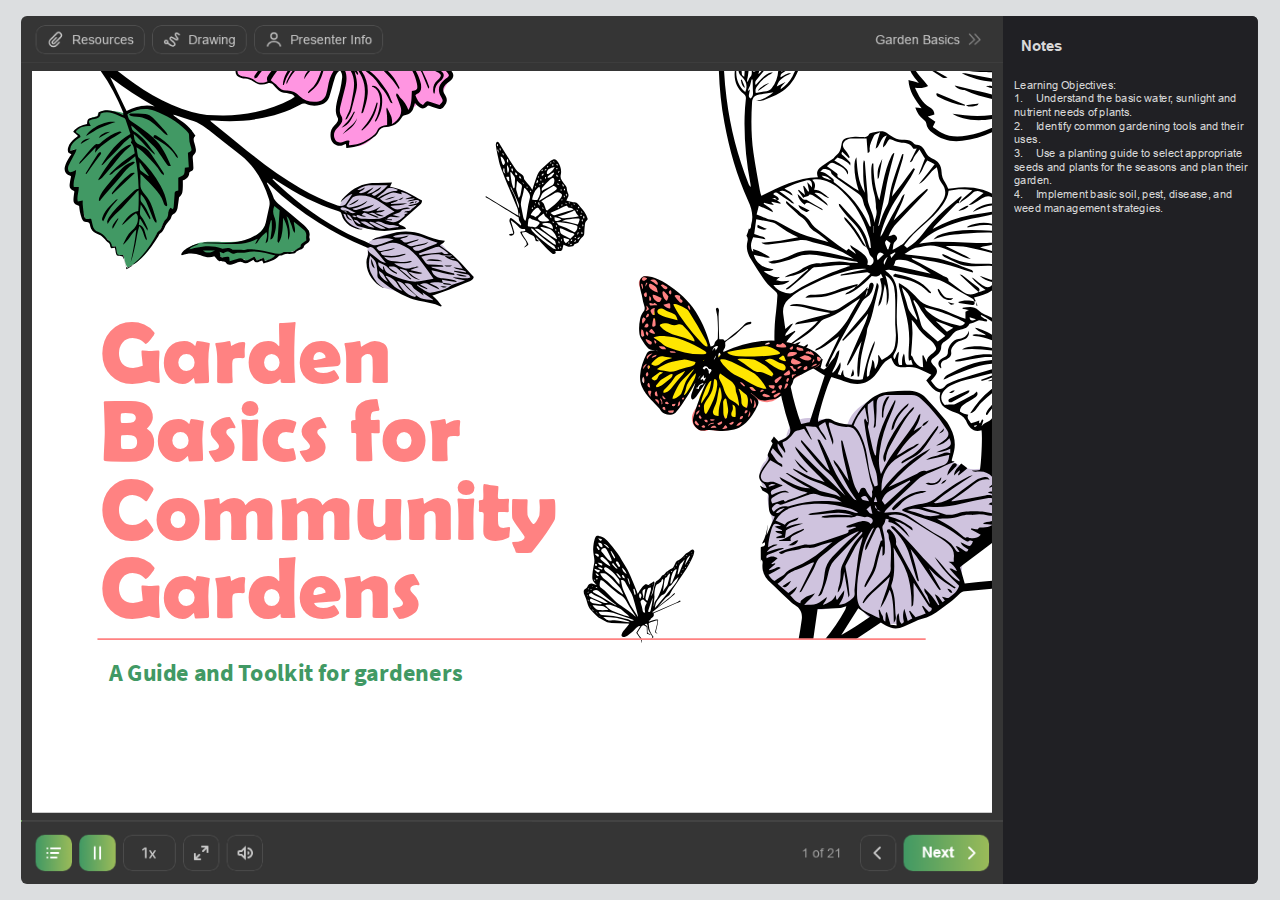
<file: GardenBasicsforCommunityGardens/index.html>
<!DOCTYPE html>
<!-- Created with iSpring --><!-- 1352 960 --><!--version 11.11.1.3004 --><!--type html --><!--mainFolder ./ -->
<html style=background-color:#dcdee0;>
<head>
    <meta http-equiv="Content-Type" content="text/html;charset=utf-8"/><meta name="viewport" content="width=device-width,initial-scale=1,minimum-scale=1,maximum-scale=1,user-scalable=no"/><meta name="format-detection" content="telephone=no"/><meta name="apple-mobile-web-app-capable" content="yes"/><meta name="apple-mobile-web-app-status-bar-style" content="black"/><meta http-equiv="X-UA-Compatible" content="IE=edge"/><meta name="msapplication-tap-highlight" content="no"/><title>GardenBasicsforCommunityGardens</title><link rel="apple-touch-icon-precomposed" href="data/apple-touch-icon.png"/><link rel="shortcut icon" type="image/ico" href="data/favicon.ico"/><style>body {background-color:#dcdee0;}#spr0_18976c4b {display:none;}</style>
    
    
    <style>
		#playerView {
			position:absolute;
			-webkit-tap-highlight-color:rgba(0,0,0,0);
			-webkit-user-select:none;
			-moz-user-select:none;
			-webkit-touch-callout:none;
			-webkit-user-drag:none;
		}
		#playerView * {
			position:absolute;
		}
		#preloader {
			width: 50px;
			height: 50px;
			position: absolute;
			top: 0;
			left: 0;
			bottom: 0;
			right: 0;
			margin: auto;
			border-radius: 10px;
			background-color: rgba(0, 0, 0, 0.5);
		}

		#preloader::after {
			content: '';
			position: absolute;
			background: url([data-uri]);
			background-size: cover;
			top: 0;
			left: 0;
			bottom: 0;
			right: 0;
			animation: preloader_spin 1s infinite linear;
			-webkit-animation: preloader_spin 1s infinite linear;
		}

		@keyframes preloader_spin { 0% {transform: rotate(0deg);} 100% {transform: rotate(360deg);} }
		@-webkit-keyframes preloader_spin { 0% {-webkit-transform: rotate(0deg);} 100% {-webkit-transform: rotate(360deg);}}
    </style>
</head>
<body>
	<div id="preloader"></div>
	<script src="data/browsersupport.js?12B16F0A"></script>
	<script src="data/player.js?12B16F0A"></script>
    <div id="content"></div>
    <div id="spr0_18976c4b"><audio id="snd0_18976c4b" preload="metadata"><source src="data/sound1.mp3" type="audio/mpeg"/></audio><audio id="snd1_18976c4b" preload="metadata"><source src="data/sound2.mp3" type="audio/mpeg"/></audio><audio id="snd2_18976c4b" preload="metadata"><source src="data/sound3.mp3" type="audio/mpeg"/></audio><audio id="snd3_18976c4b" preload="metadata"><source src="data/sound4.mp3" type="audio/mpeg"/></audio><audio id="snd4_18976c4b" preload="metadata"><source src="data/sound5.mp3" type="audio/mpeg"/></audio><audio id="snd5_18976c4b" preload="metadata"><source src="data/sound6.mp3" type="audio/mpeg"/></audio><audio id="snd6_18976c4b" preload="metadata"><source src="data/sound7.mp3" type="audio/mpeg"/></audio><audio id="snd7_18976c4b" preload="metadata"><source src="data/sound8.mp3" type="audio/mpeg"/></audio><audio id="snd8_18976c4b" preload="metadata"><source src="data/sound9.mp3" type="audio/mpeg"/></audio><audio id="snd9_18976c4b" preload="metadata"><source src="data/sound10.mp3" type="audio/mpeg"/></audio><audio id="snd10_18976c4b" preload="metadata"><source src="data/sound11.mp3" type="audio/mpeg"/></audio><audio id="snd11_18976c4b" preload="metadata"><source src="data/sound12.mp3" type="audio/mpeg"/></audio></div>
    <script>
		document.addEventListener("DOMContentLoaded", () => (function(startup){
			function start(savedPresentationState)
			{
				var presInfo = "eNrtfdly40iS4K9gNNbVVWYEE/eRPTtrPDM1pZQ0orKqe1tlaSAJkmiBAAsApWTXpFn/wz7N6z7sh/WXrB8ROEjqICuzumpbld2ZEhCI8PDw8CvcPX46iU5en/zkDTzP72h9tTswdNVyTU31h11XHfTMYafvDvSBP/x00jopoPGbIJuGSTfIo0k+S7Neulyuk6jY8PMcWk2qZgq3g4f3J691zXZaJ4uT154O/06g0STNwtEq+2Dphu06jqVBw9XdyWtDwxZrhC3K83VUhB90vY3/[base64]/BTH4RwGgnGSKJnDdHphVkQz6KsIEbpRbT7fQdOCfrosx28rN9lNgpO7J2wsg+w2lBBkLXhCAC/T8Zh+BWgnqZreJ+G0ROhynS+yNF0yZmEWMbx8n0zDLC/SbKMM8fH9IposAFnxVClSJcAFymCuwToLkiKnjnGuQZaN0yxVvlL662wRLOlj6Eh5R4DlbUWsLq/Fer4o6NtZMIniqIBZT6s1xCcb5T7NbvNFusqV+6hYVEO8yUKg2lUwCRmPgI+7EAmlSFdAudANAAyjTIIMUQsUr0xgErD8eQuQABOZZcEyhB+TvMhqy3kf4TsgBFi4oEKyRHSEs1WCeL1MIiWdKe/Pe2rvLX0JrybrLIPv4o0yi5IoX9CqJkpnehcAgU231/c8IKgvY8IiQATLUMAg52nGc2WS6aYFUh9QkdisjHDl3dnpiNESKJdpXqjdYAKtYFVCHGBrsNNqotBTP8yjecJD4hwYn4jav//tv3NlNFmkaYwTHACtMR4QBbBJL09e/0TsZxoUwc2r1SItUr29SubMLXyLeIVrf/rU4j1+lY6V/0iTULCTk0VRrPLXN69uXt3f37eTTREtw7w9SZc3r4CBaDevNAN+8m5eLYN58NcoCfG3GfADtVA1TWsvimX8ABxGBYfrExzAvD59+qF1EmLrBP+6xb/gV0BG2DoJSla0WsGHOf0KTUyDWN0siPOQHtNPn36QkyKOWbW2Hm+9arY2n+i7qLfWn2i9erw1TrNqPGsCwvycMbHbc9xsbD/e+K7e2Hsc5nwfGA+3DvfA8XDrWaO1/0TrcaO1+3jru3Wj9ROzvJvWW1va462LBtyu9ii2iwYCvYdIBNqfLBv0jjI+P4G9iUL4JyR/fh5v00zrJEPiOvlEe+Snk5kgpU9yXOypl96FmXIJ0gbAOUWVRPNMw3QMQ9V6dk+1LN9VvUHHVPuu41nDgec4Zu8Twy42bh5H01Bv/4VUkO2nE6KUOW5zVDKum3u+WCzHNdbjsppiewDjtJwPzExrVRP92AAbeVpD5SFJUclowXCxWUd5swaYiPdeA3O8jQpqPKcmIOVYsYGxcIHOpFC/[base64]/AOI8TR7/a8a/feHm5N/34f0fwPR8O8H9PF5lujQUY9Y0EOH+GWW/1CoPhex0LgnJOeBN+E+bGuaTvveavu+jzpAJDjen38QXJEZGbAKmxUBZpgR/QQsitrniwAgEY9G/PF3/M9G/HPL/874n/uUGzOHvCaVHQijB4gAmHPJKAedgdlxHEMd6LqmWobdV73u0FeHWtfWtIHV0Wx/D6M09jJK4xmM0jiCUV53umcD5WKo9C7Orwfn1yNkhHpb+X4B6r5QW89hUW4yoy14JdIVskfgmWYbdVipfiPtjGBlbzKrrfR5WcFSuESb6V25pjeZLXuiAbC/krH+2hZ3Gw1ybTua1ekN+7ra6XWGquVrvtpxXEvVXd/r9h23Y/[base64]/stw3TbnmNpOv7quXb5wLKgN8s29R9Ic/yz3tLgj95Sdd1r+6ahaY5n2r4Jn5SPTNe0TVu3nR9IhSy/2f1k9wvcWGIi7vZEPL9t+qBF+p7um9CD1TJcr60DSkxgo7rmgzoOP7VdANc1PcPTDbt8oBuub/gwezERre07rudamq3plmZ6mt9StbZh64Aqy/Msx7AsDyDf92j3S90z26br2J7jwzPHQGxobtu1XMCe4bkAnLWNDf7E0QzdNTxbd+QT23ZM37E8y6pjw9/[base64]/awBXTpeW0NAJZUCLS/86QkTBjb0T3LNoDqYMu6SJiwzhZsHADJtBwL7OW9j3a/tKy2ZsI2tywTaBfWpAWg2RpQJGDPt114s4UO8YVre0C7RMr8xNMEWZpeAx07/EZH9LmWYZm6w3tBN02gTMPQXM0kQjGtNnIyyxObVD6AHcCkUOLC00wN+JQDVqPvar4Nk7R9oHDNcm2gZCBlE9Gz82zPl6rf9mEn+wCGbpvIdVqq47Z1ULY0X7dtwzWtbWSI97Dxxbbe/aCOi12WpRswcw2wQVzVtHwgcIDVtAE25GA6EDTsXdhAgmO1YGHamqcZvu5ayK/9bRJHwoGJOJoptrUKXFBD3q3BxiBy25rFzhe7H3zaUZp0u83yE3YiqC7oDguk2f/TyZr0CWymb8mqTzxz0S6Xapv+iTSqE1QzyGnFDjyNtK6THJ3s2gm7N/I9HE8O6vCgDwyiiUHQE5UKd0XrIUiW+glpdbuMFL/defpIRwZ3RKcjKf67xYcb02oSiZyX27Y/38xuhWZ5jzOEzk/0JmaPg6Atu8+YuI0GAG1DtLKarVSr2cwSzZxms61WjmjlPd6Z15h2CVcD3fq+yXo0VSZprc3+RPj3Cdpdsop88k5xYCK+17LB9vCUMzRGNMOVT2FHO77SA4S5BrB3Bcw7GMJpO44L+92Ff3Xxm2VAU6fltT3TxQ+AAYIqoIDupUMbetwyZRvT1EHhgV/gZ93hYT3glraCIs6zWiZBg+OCRuRaCghwaO5awCDIWlJ9rQ2iuaUaMLgH8t1AwOk1CCoaH3VLHT60QROxDOCPOBVoCXwL4VWBsyMnxVl42BOsFE9VA31UB0h0D3928A0oqagY6TALs6XDry7+amFT+NUXI2ogxw2FXjiu2TJgmha2s+EHv/rVIUgJcEaUDhsLPwMdAuQcTR3awQwBETZ0hQqNj6IOce2Z/JUGeoUJX/n8Fc7M92iKsNmBw5W/8oqIhbVdpXzB62o4oALCQwcGaOmIBEQKqAHAKEENgs4BAz5OFV5buH40vAXcAD4DlCCKdJwiyiDsGdrh1y3Vtuk3WBrgIAQBSE8T1gSkMC6eoeNojAPbh45Vi21hQ6DYxNkb+CutranTzER/[base64]/oZ4E6MYSPuNXQI7E8hWNwxo4MiNWP7KSw8yFGbk4ubzTP7Kp49gbQyf1gYXWjd5ZNjl8DNwbw3pF5+5YpkRO2C7cGeCSkF5EZSuEfZR24DNjzsbOqcPTd2y4UMHgTeQOdD6ubwGEmTXZx5SYR2wpSu4/X1aI0KHZ0CvoEASoaN5A+ytth0NB7YDbnUf5gHTArbVwl+BsJEuafeA0Ye8EHACbxnxoIbaCm51XF4DTFmgc/wVyAfbIWmWvxJKm9KvqcBLieD/TInAm5DwoTOPMMFsFo8NZsCGRzi0fPoNmAdSF//GbBv0V8ChZtFiimaSCuVEYUq4z2gP0S4wDRsoF5eKn2FPumXgM6RmJDOL6Eu3LSIwVfQMljihUK2BgEq6rRimRjRftoQBVTkJ/FlrfOAp+FC+F99uDVIbA4EzFQmNnKYAVk4T5rM9RTHz2jQBVg9IVWConKdAoNpEdGOasDi6ItZDthNLKObRWNAzrbHAWwRlfwmCUrWWHLsNHM0APuyCdAMUmbgHLZyHga4JT4EtgzizQNfXXGTjFvJp2EMm7kb5K30ACokJvMR2aUvKdq5HiMMOfOR2lhyjGhtXeM/c9059xyZgVDwx9Vxn/U1HJD3YyKga/fCp8uiSDfZnhMioKXw/tCp7Rttvv2g/016RQDzgTha2ITcnCE5y+JFAdCYWnj1n5HTN6e870mrZ7gKyNjTf8KWZZbOGLU52D3JTj+SR1VfK9+idLM9qNafvD80+7JxOX7UG+kAF47Sr9vquZaHXb9Dv7HFTW3vd1NYz3NTWg0cQpZta33JT74G9clP//W//56YoW0S5cheh9xYdtBQOkm+SYhHmUd4SEUwhxVLl0qNbpCKYiz3AeIo73+CPGzrQw/[base64]/01At5TYMV7kSFcpiM8WDuSmf2i2DKMGQrlyZhDgURSGtMz5JZwd6W7mGboIlbJQC50tOdHlSKZEKyxsAFLkyDVdhMkVspQkMl/Ppa6sEqyWPSpVJHC2hq7Yygifsh4fPMwBGgS4nt/FGYHASB/[base64]/FpOvJ0pFikAOB80YJlClctGHOGr3CXlDMAuMW5Oh2NliSkANUgJcPMMDSNP2shccZxel9+31aUjjLHANFsHYse1ssxMgCAe7IIJ7cViS7TKCdqG2/ozCWjBSDUzOAnJLMxIBTD9KIEWARCDYsxQzqGyRG9wEaLit9D79GSNm+TLAZBBnQE9EIbOOLVGOOxJrVHblTOfJbiTGDVAZoYj9mDGbxJUhF8GFJXuC1pmp27NIL9E01V2OxVJ9FMWaV5HlGYay42Cy7dNFgG81Du/PtFmFQsA94kQB4hgkcLRGBOs3QVc2RmfB9sZGdyEQEYArAMGYCdFBaEwfUKPo5WSpRl0ZwCBJGj5GlwC80XaS6oaRHGK8S26Jh2VTjDMzCKkzzmNO+F639mrn9ozMaLjNgjI45C4otE+WeWKF8FwMb/sCNWjqKkFyH0c4TQTgyGh+4IMI4d0+RzUGHIOw5aZoav25qJjx+PPPJ8PkRzHcM3MY5ivxG6M9jxRql+8oBdrBtsF1tj7wvbxfphdrFe2cX6wXYxYM4yLK38Tz/aRn4rQnUwQk3ax6bT6zsd11d7TsdTrV7PVbvuwFddzzStgd3r2v19IXr2XvvYfoZ9bD8dxrVtH2/BvWUbv60HIAmmMEOsi70yK0OUeLu2UDO6i0huQtslZ5fk6xVKkFYl4ltS+mJu1MfNPEzaihxLaD5yyDgNlsDtMlTEoqTMpALxIDvgTC7ivpXcJ1FETJojT0kgsmDjUFAaH+QwxsxSkg4r4yKijRS5MM/xLYicR3QT7BPHTYUQFQghbQOESfUl8PJ4PWWdEbhXGMIcJvCZbPBaSSLoBnDRQj00h/9n65z1jFVaBMAr18sW8UpUcQIKR0thKbKNUutkEsQTaoi8MhTfoHBfx7M1I2wZ1cctU52iDEPblgEIWfhQhMz+FcAWyASsIlpCTpXD5C9cANKngPVeAItNFFIZQ8pVgh7PL799rZyLWSlfn3/T1LYFqlqYpxeSmJ8JPQQoh9eqjgrl68tvJC3lvKBTkDJxulqSUJ6hUMqkMjPL1iAvq1y7LUQqX3/[base64]/IWUkcrzN40uJfltFH1lMSAq3czMSrOBh9P/DQX8Xv0tU6LrlgDUuETcqNg+czVO5i7r9N2W/H2Kr/RFz4KN31hWe/8OzHefZRZPUb5vBHzfdFHvyy8mDXaHTanuOCHWfotmdopi4C93XTALPF0k0bI0GfyFbBaM3n2IzbYx1vsBlP2Yx+4H9hm9E4zGY0KpvRONxmdNq+c/xhagfI6SulW23qU07kKPO6TK/bs7uuanQ1MBrNTlft6ANHdU1TGwx6fUPrDvYYjc5eo9F5htHoHH6o+sgctgzIumgO4CuqowCiEPYKyv18FWUBc/pSPag9ZaGwxy9P/rksnYC0RycUu+lpM4N0BcFQc3oT8xE+eipgEWRj6HkapR8xeZFeS+WnQzxlWmo9lefzQeiwnAU5uBoeV9SScvawkpcsUOJgcoscoBwqzlPS09Apj3UohNttAjIgErJWJgmxiJM8DH2+IAbup9s+X2S/YRERaARvyHw7b5Xqwm6aUS0JFfhZD/sNy5RN5Mvk7MrX+SQEaAQjFiJW5HCCAMiV6ZpZNIgnWuhJlE0EQ4TJgiTluhHxhlKboNc7TsEs3WtRwquaxlizQjLSCawlykwJkPC5AwCAtzygChOUadqWR88L5q/LUGZI8RBYhaTmfSadaUMTrMlXkZK6ocInvA5ZGtOZS1ByeiH/QdrlG9R62vWNIMasMD4OBZrGa5SFsxidlzRhEi/16VJRDvQsliqsTHvc1otw1gS/nEz9QEdOmxzicTDdjNcgZ2e4A+HLRm6wWDsJa7BagHLVVi6zYIPEtUR3aY70A9Qb3qPIa+FxUJDDamJCc75CXTfPUT1LFBqHbAmCY5WFwGSwBEx9IfD8BpAJU15jWRt2jacCEljEY8/zXhjNC6P5ZRjNcaedL2zpN8yWDl3y3fMg12wbuuljBqlLiWziPMj1HE2rpZc+rtu71n7Neaf34zVp8yllfuoYX1iZNw9T5s1KmTcPVuYBc+ZRqnyOuvyPMMyPXaFSl0VvRDkEKrPDqV0/cbEc/CTBgjiz2m9YEOfHQn6+WpW6+Y/r6K+468OMVXts/5/[base64]//9t/xzEK1oyjQY4oWvOC+8+F+x2uzZU/tE/Vjo/gdUQ/[base64]/hmPHP7yoy37wq4UfUfQaaesYDIilVWcYMUd6WYyOfWIkObAG0DWjGPR/inoLkm2ncEvEQeKHWDITg3TA2MjzMvZKRHFhpdA5Kfc8+AI4Bx1mkK9/T5hdgXE7ZTMafoH1OlM0wKTvva2cTkOsv3LcMRef5kgj7vjjrnfreLKQpx8TqiqHFVcZxQGesQQYpLZhqwt2cxrXmC/w2ILKbs0x8rHgWYSARLJz2Z0tzgBFCRn21OdYuBTDusiVjiPh/8FOVLB+zbRWuQZ58BjeTacc1ypc5OS+PsJSfyGfF/IpyWeHqZpO2we9VdM9rtDiiuMPzdZ939NNzwImaVqPm0hYU3OfPbLT+fH2ifWQicTZbNPA+tIhctZhFpJVWUjWwRaS6bY16/jjjh6TXYyE9D2SXikOvYFp+iAEe3bfUy0HxWG321Vtw7EGA8scDo3uvkKf2v5Kn9pzSn1qh8fH7YN/[base64]/cCwZuN1EcpMBXwJk01uS5uKGd51452I40nWyzGMKL2LQgudphl6ueSMhNW14MNnsOSyDOt+F4QqjH5ehVOOcik9bxGK0FmMp/foKE3Qv5uXSB7RWEQ1tMaIQlmTVLi8yV1M8TIh0GeGjrGQotmB0aVrICxc/GUEHaN6TXYgSyqYyjq5ZxKS4Eh7DjMOlii0ECiqLU/yqgqqE+foWSm1pAFYWbTwdE1lSPMFRvpzd8sQ5PYUqTljXX+FvkH0wU/HKfzF64pQUvH5qt095TVQ+T6SwWIczrWpxCpZC2VnbEjgwDKGhgxLAQT8RO549CYHxYIj0mnAqgdoM8ezAnRU8xCh6PYel0z0zV7j6gmF4oTZBoPPRcX6GbnBc0xPwuMLDORJIlhqAJ8TPKKCbi2osgTKOI0WR++UPQcl8ieLNBLxHuMUlQ8egPSpJFlXig/ukPpIZd85bzSZOVGfFCktVfhMyVi4/yryQqgndMiApF1qJlUUVECZQGNY0dsc9sy9uFAhTie3+RZJEqdoK5eYpkK61AJ1IywAe1/pL3yKssY8g1s8i8CwlFq7CEPJwrA6CijJNsb8ByrGj+cOktqZXwY1zQxpYp3wMNRBr3y1EucyNb+/5Cey+qNQp+hzPA6a1o5U6o3byrcRS6y6TkicnlgWsXqOvBLzHZOkqb2dp0koGR3PJUP5UXA8Ia0HsAN4WbLycNpWzsL5mu5EqEYld/8kpiez6KOIp8GlkpFzNLXS4bMAJNEYdF4mesYAKRYBzHKDMvyqiQBitoKjjNJ9kPBy4oITFoGAmPxlhF5EHJv3SoQOqgxT6DDFYyBKfbJUkhul1n8SfizaR55eHqxC/Jw4yReFgxWOo3D4op58SfXkqCX51Skzx0Wbvqg+L6rPb0j1OY7IXxSlF0WJFKU9Vcv9tqNZGufF2sL3h9VufUfDct+P+/10S3+gwmyz3+OdbvaDkRFcEHUahuMv7PezD/P72ZXfzz68ZBTizXWPD47YOSq9Dsb5gQekRnVAygyghxQkXYiGNujadsdXHbNvqpbd7am+1bfUQWfQGWpD+M/r7R6IGk8fiOrPuRRIf/RENF+k9xMKXduzBT7HCefjAzz/xBKPRZRO6bgvc5cHQ6vbdy0VK9WrlmcM1G7fslRv2Bl6ptXxHL4acts9u/9+Ef05F4zgt4e6Z7egp1v2dia0XfCLFUHK4dgNvuRwNr5OsRlbBxp1yNICOV/4MUB+B4xSWBtljog4yCrVz7elol1qcm15cwbJkGadDFLpS72cjpWCCSn/e3LbWg0jbUl6byJOjYhRyxwXqufCRWtm4T3KGBJrpDpRHB/[base64]/HJpAPBBMRS1Cx9pi9ltc4XJYWuixy1BAqMgFWSEcHUdUuY8rOt9XxgKVs12/0+RbJAe0KQEirkrLesV5Uuj8ogRhcLH0e5laYhW8ATvKKpPDcR/E4er3JSFbDOrErYDOIZ/q+FGjHbmGNU1JawofH6zqJIEzaSKY2RDoO/LsOp5eHvpUw8/AZs1ShfYPWheKV8hVdY0VVSIvQ1lxmPSBYZaODK18hJLsssyG9aMouQ75+SOX7iIVo7wikyXqPtv2dqtNE5YiklswvAFympbKNjaikGwRYcCD4NwEYkF0OaV00axAs7dYLX1cxp2c/LRNYKbgLyskq/PFcv1W+/kWtdAQcTQLNlz4K0tshFZElOKWcSdwobK1sn5XWzpsEjSAo20i3raZgFUNCGEifjTSMBU5jAsB1bAIFg7xyGlpMbZLzmujdNj5c4wUZFlu4YhZ23WqFbh9KpKUmgiCZAG0FelADVJt9WCGEKRfHn9YiAOsniEBgDgWYj2ftjsiZr5ad4/pSCuaTyOYFERSTN67wu08ZoigK4tGuJk9wF8Zp24N//9r+peBbloyLBVRGBJe+bIMnsgxWHa2SWizC+cRBTCmoD5bgDmJWWnErePigi4sk7CIu8Hhct8muI7fAvCvHrh/NJcRIgIiZUGmiSBRjuvSHnBCwEcqti0qZGNKsCGSsZzAGsFNB7jlHi2HeMXtDdabZ5/MpJIeM5AjnTKeWMYsTiPonMPAhRRMuP3bGN/UC6b2s7sOPB/F8uH9VIAj7W4/yiBH0ZJYhrcv36NKGj3DWnZYmxJ5Qn2exFg/oSGpSkqc+kRh13dvSPVrqC5eoPL4rXi+L1ongdq3gdmbj4mJom+f4/VFeTQPxGFLZdz7fltQ287M83PboiT+YGmnhVnKPLe9eecoD7DzjAt7s/3v/sPOgC99C/7GmW6XxhF7hzmAvcqVzgzuEucMCciWg9Mvb1XMrffk3+Sger7VoDp2Ma6sDAOh9uR1M7huGqvj1wNKfvOtpA3+dg3X/Jr/6cW36h0bPc2g0P695JoJ/1odlV3tZBeTsu5puDLlaIkzKum01aC3P7vZqKyJDGKJGkXvsHOGteyEiLxgdRcpfG0H63KFe65kNiKVKPMJt+zbN5OHPtGRdb756Y4Z1JdHWZjvew/Ixysu6DDENjhuHNvnRpIPcwhuFWDMM94sysbVjW0fyCrBN5tXntlMsdarY3UIe21VOtvt5Tva7jq8DMTb3bM8xhZ1/emL7/mhX9Ofes6NYRd73vQN+4DjwQlRnoPH4cpSjXZaW2qnzF3p3TosLfEZgVoBygEtZS7iJQkkVYRhJiqfCp2GEcjyF7rgo6sBFKzg6syZHT9i4zT7nweIuq2NW8AfAA9hg9iEM0p6kJF0mHZ1MMBliWBdNFUMk95S1RgY5pFALMty2E7Fb4GajNZJ3FVIh6iDPjE/dlFE/D+5b8fp0XaEhhNQ8EQoR3cGCTuHG8zjk4o7GaOrnLr9MyHEE8xrLhu0XdOexOYKoWQQDjYLQOGnNbpTZQncfSGrJfER1FlwXkou5agfYOH/nX+gSVHybKqV8YI4ScjfTpmHSzcNo+6n72F/r6xenrUHvit0mNn1W0mn7bwlscNZAr9s+KRvEelKwmS9bAm31hyeodJlm9SrJ6h2eh+XRZ6NGSFd1478pKBlK0Wg7AYXQ11fZ7DojWYU/taPpQNX3NHOBlr75l7hOt+yu0688p0a7bh2dl70K/FdGAN2lI2xgr1tSKNrTknkNOVL/WAZgLkHoo47XDAOgeq+A0nf5hcoclZqn8Ax0MVOGK453yQshh5UUs2M2iVrcY4cDIFfIAUYQfbUnavPJehtIdz+7xosAv9o2Dw0tYy8BWci/[base64]/mkkzo1A8xrHzaoHRYDpTMJOCYOvAJeV6CVQtPF5ZKeVtPN5hEcbzGqa8xIi3CM5Jc+bpbfNPIV0ZtQQbnIwiVYwmlAh0qzNYxB0rvpU2+FqraORRRSjpIFSd55Lndy1b//2KrH5+/89kZw3E5F78CNnK8P/uflunsKLOO2bYcdDPrtmF7rufLC4dNdBh7lmvphq75TxRdcB6oS7fT+/HKpv+QvmvqrO9OjS+t7/qH6bt+pe/6B+u7gDnbdn5rlekMqVg7A7zBeeiqjtsFxXo49NWO3euolqF1LEuz9IFr71ame05ktvPs0nTac6KfuewWxQWgHKtqNQ103e31Vc+xumAY2Lrq6TATY+gadqc/9Aa2u88wcPcbBu5zDAP3eVW4GpbBLvg8ceF0I1f1LEqQNYXiRoVm3TO+aW4BHLjMLStF9HwNsANX3KxCKsszloVjlpyLGNQvqTzOa/NLAvh0SPwzDPqKAz3CBA6zTd/nCGsp29/gpErnr2U7httzLdUfdC3YPn1L7RgDTdWGlt11On7XHXj7CNHbT4jecwjxOeXgtk+JHprEvnLw5dJhUNcGA2dIdkVUUUkoFRgNdC9yTlN5TSgpdqDm0CEr6XppUo+EQjcZdo7KUZrkMtmNfILhxxWez1BrkKV3YV5IaStgKS/5m4Yo3/lL0QXfAZmCUC5YY54yHBjXkaaZKGxYJiC36gBDlwCT0KbRqxexMK7NsEzhqtWTaitDUImxb9IzaJZ4wytVqo4y+GmWoX8OFo6AB8WWYqtm8RrvchHeOk5nrFcqoJzMDGfAQQIUThNMbsMi/xe+WQNThrEuloz5gj4x35ezTmRMQSF8aKxvbuqH6I1q0qSuhiv0Xori06wWTREMrKiFmlaEHYBeRAoSw3UXzueoxSLGSxWzvDCSkF9O6h0mzeer6hqZ8l6YXJRSzjkYMCmvjZRX44rEvFrSoExGxxph6wkW/sZ5f03w4iWYYXiLJYlh/[base64]/xJBAUGovpoyHuYdq4IPsvDGCUfrlH5JVaSS29FGcY0FxURxN1aYFzUIlGk4S2uzmV+FVE4XEo3olLN+Bh20wbvv405Cg27jyquVJUvEGXZi3TOPE9WoRujRgumNPHZGdgiiIdlkCHbYHOluicor7kPqkvO4wi66aVxCIYxERSefZ/D7rgQltWbjGI5yZwHdo3F++nGnbB2+xBjQ0KPUoK4cJUr24wx/zZhgcDhyam8Q5o4O49THTzgjkair6kMdH/tz7mP4EXS/QMk3ZGJ6f8/ycWjUPAiRV+k6NFS9Ggn4ovM/QIy97gb4H9RCX0UiJ9Dnu+G3+p+2zXwUN5xddNzZNlZw/UwZtbwHB3+0p+IvjUeKj+x3fvPuBhde8gHanA0nTkzJl/6cnbtwNvZtdr17NrhAXWIPd872A/aOlkgbv58soj1CjXwNDZqmCpdMO+kv6jmTysLIXSGXm+o66rhoQfGt3TV7xn4k90d6F3HMPcXQthft11/TuF23T+8EMIDU9jyv1wkoax9z5oVHdrkoj40ss1MnhziCUwzXw/[base64]/kGEtqW/[base64]/n5X3Z4oro0nUqq73V9u00pGCIFIiawi1knU/qEHOy5A1vClbipGqEmA7MsRdSD8Q7VXDK3AXbeHy/NFFPFbiBNzTEESXJyTugUZtEMQNrP2VuXktxFdhGIFtkGtLt18BHY5Qniod3ymHhP0zYzOhkH9PE+indK43Zw8JOwA8lTmnTE01UnR/r+XmRsf+kMpbzEH9Dgvb4AJpfj1j+eYFUL0L81y/Ej1rhF5Evs6K35P6RruEXLeEhLWHXn2R4bcM0NU13Nc/3rDKd23F83zN8XXtONrfxUDb3du8/w5ejP5hDQgFrnuV44Zf2J+kH+pP0mj9JP9yfBNgz9Z9x4+sIPT3NuLoDoulqMXT5JEyAL6TbcXTCfTP4GGYTYM7lVa+m3Xc011c7A7urWnrHUn2gJ9VwtV6/ow8829pOAhUDPOP+R0N7XsTPc4PqrmSFewm91xloXdeyVXdoGqrVsXTVG7oDtWs6A9vWbMfs0F1Pd+WAW940Q9/rTYPHT3vTDP2IZNZyCpjp/ha2PMbeNh6e92CRZJUlXjVgCZwEi1d4jtOPLfKYI/cY4RUFyhDUbBCLlM4jYtcut2LZsBzGNy3lHRbHyKpu33LdwUuQjlmwVFpcIupalB15w9/yJRL0CwCY7ffev1Y6ondy8b8L6NANeDhfO4qs9jqcLJII9Iq8vAjyLco5fPeOjh8qwMYbpXFugAPzgQXo41mYv1aG0Qy0jxHpg8rXeyvV5HxNghAGAgUj0M+BJyfKCDP3cpxegCrhCFXXQgLylTgQF8cjMKfqhAS5dR6Wh5gIGh2Vva76HnwEWYNyDV/Ab5MFV2sagRy7BmKg5y3lP9JFkmwIYSM6OoLGfOr2Nd8dCn9/g/1zgfevABskxF4rPbpInKu7cJ0uknr3fMCSp0DFXAkFDI5xHolbOcYRZoIuRWdCIrZkr8o5QCfdvEFWEN0xZbRgtXEG0JQGG9EA33OpFSSIKyySNMLa4V/319kiWH7TiBm9wjouWDoXJlhSO4E04jUSIMBPHZFwC8i/zjgLhNfucLP5c4z6a4vurJ1A0J17nh1afAJhV7/+0KITCr3ZgG9ab7TY6kKv91Gy3c5YBph0gLzTrDzB0Dp93eqZqtUf6KplOSA73K6tdgcdX3f6fc3pdh7nvvuLOhvPKeoMjQ7nvtszQX7bSaaoIn6PZ55ghNzT7aFoCtH1L8QAajdsYlq08J9QCEKO1gBpj1WdPFAeR+ipQDMEFFy67DPPuQwcF/yhDHHYOaswWwbioxaZgCr3LdkZmY2iKJmsBzSOgM7nEXKnrUQtvJ+mB/9ipb4eWHgxgIY0Lm4dBlYKJhQKg4CLY8FLZJczPkcG6Ea1+XwHTQv66bIcv60AqyP/EuKCGaIYn7RhAneZjsf0K8UTqMCT+AoeQudynS9AtV8yXid4wc5Uec8lqzBBCkWZ9Ezg7aiYdY/LAyy/CMD2laYwzjTIsnGapcDJmOXQx+hxYR6OB+a8trwSa+k3mmHmTFTwJalyxvhkQy4aUOZXIhypHOINWaeUP05Y5ItCqCrAKprkGItCVxhMqnuOwfCawOLn6JSI8ZqagK5DSPi8Xy4m3jGLQguXL5AoZiTzwXMQr5dJhIL0/XlP7b3lelY5ZuJnHEMyA26Vi9tagY/dcV2qrZU9p7sxZJ1Ccm/hNjhPM54m00o3LZDsgHxYDEgT6d3Z6UgGoVwCw1S7wQRawYLQVTJbY51Wc4Se+mEezcV9IzgFRiVileXeZAGSDuc3ACJjFJw8rRL+Y0Lqrxd4hRFI3bKGSr/bGbodW+3o/Y5quaanep7bVd2u33e7xtA0O/vC6I39xZaM5xRbwm8PzudAmhokf0kbbuF/uSEGWJ/Urwzt4sFPpENcDvHgOUY2jg5Y+HmNZiVjZpYUWvs+nVGuVgch9zXbcE3LdAGuPj4wwGLTrfIOkGaL6XaLOc3eNFzd8rAJkoCAYvwoGPoXBYMMYlzXGjzRo/AYXxieaAee8eMAmb8MgnYgg6EtAVg3xDImygg9iMMusKhltAOmtQWm7vqOVwGpWTZ6MmhEhtKwTN0RUE132sxpZ413QLIFSCMOdSKQQODugGNvgeNZqOXCtF3f1T0JlWuyb8LXAGGeI0Hbbjzd3/ghGJ0D0Ob8MmhzJdrCeRoq70934HDrcOhtzZX+MQmJLWulyNvAay2m2y3m5IwqR/e2Rgd7YhmNQczvgOF9djD2YcN/JhH5vxAR1UCjQK3nwKZrvzSFVxziB3LzsZ/xBO0bFLnnva28M+W/lLpzhmdwsiiKVf765tXNq/v7+zZGiieTfN0Op2t4slLxIBD0tJtX61WcBtP85pWh6c7NK829eQXaUKllq3IslcZqr6Yz4ZH8MIY3tydSB5Hg9bh+EjtnngEZ2BizWRQ34cOP1ShR8eXNq8cH3OdzemJcccRDqj8q/PkWfp4YcK/[base64]/2M0JRm95P1TptGriZIYd8Cn2XH7OVFNiQz5+ikwe9TXu5QG5+CYUn/DAT41Tc1nuEn96jxyUkiae0Rk7PH+/7e7cC+xfqC3fCvmMrpsOyi2H6d4BUvqC3afJBHbw3c0r37FvXtHHavXpI6OWfs+WcELsHQlLyONGgFGeMZOH3bFg5q/2ix3+JEnvea8JvrMSnz0+HrPXEWcLKb0gpvJ35Ofbw1on5XuxLCW9qvB6mk8CrKlTgYDfqCIVaWfmIHhv0UAc01HrVTCN1njSBjKanLk5GZsY0dEt/W74iF5CN/9qaPAHtfoUByg2dJyEMRdIuBdnp308LaMOBjG5yKp+OuTDafRmm/jnqN7e4nF4ozOzj38O6Ow6/Fg0euh7+OfAHvZMa2jhnwP72Z3Q88E5S+fpz1mwVTB/aMH7vf5goD31PZ19PtADrbH9rB52VqTn45+nvs0iEEGb7hrvpWgCMQ0xzOXktQ8EPs+A2rHqHuqd5QiW7vtOEz+4Xcv3frfbtZsQ4CYSMLy56vRPB+fXj4BRruvTsOwbq/UErM+BhfZ6A69W3+6ber0n7Sm8Uie7RDrsDgxNO6SnnUUe0n+HLPL+/fKsfnKQP8n0AXI5jGYf7GoXNMvDPwf2t2fZiLMc080ekHb60p7s67j9uaeTPcyug38e7ekTCqmkyNL4MkjCGD9PgrtoTj7sd+kUm443o1hWLMGT1DDPuwGNFNIpS5l5s+T24s4e6uI6WoKGmqAmh3eyngXjMM5l+7uIEnOlJ4Ba9Ho8o+q4DR6ew/TkY/[base64]/0lQFMFkIS/PJTMtI7OJdkd9VJAi4js5LYYZw1/z8BoH+K4+6p75bkOFxh/azq9P9LaJbOAUobvsfuj0eoPR6LR7NvjQuTrtfDjrdAdnH7qd3rcfri8+dAdvTjHq4E2qlInZ84gyPmUwPh3dYATag31dXF9fvPtw2TkfnKEXFS+sWirIBx756Lzz3embzvXpxfmH7nv4/hxD285L/qJIvD7SxWhwfX16/gY/7HCqvDjlHIUF2v+Pfww8boDM7qnZXV9cllO7Tlf75/W+f3oBU7q64hnRlwjWehqlShJkXNH8ge9G77vXp9dng1H5XS+mK4F6wYq8Kjvf1ZB3PvjjtcAgOTU+Fo+1vrwafFe1Rv4Wpevd/kffnp5/GJx3CEbx+PTs9PpPH95dENau11lCUQQNvBOTf6yv84urd52zZiez2bN7AehHoHENrj5cvr24vuAZ8LbCKz6KdPczXOUP5x8uhh96F+9BWRMLrvxOvHn/rju4+h2S+u+uL647gi5Gv9vp6Tt4vG+JiVc8ssTfdwDed52rb3kKvasBPOh/+P70+i0uNB0wT/nsWdz3roR0+RXtArmrudfr607v7TvAwIf+Re89/SBpB/rqp5O1KHPdbDw8RUxUDYfAvXcanb7rvGm0uowoa3+n4dnp+bf1dmcRGLrbjRhbtVbMUqmZZD2dy0tBiiUygQuhNOZ2vYvz66uLM958H3pnFyPAW69ziegnZkHcfk/TwR9PYdLvz2AxAd2Dc7pRJyqU2TrG2BQ8n9/3WfOL4eONcds19lvz9cX7a8ATTlyKoD2NcDNCi32vrgaXZ50/UWAZmmr7mjABE1UPrqDl8yh6qw/[base64]/r5dEqZeSQgVr7IxG319cIcYHiazksQry/B4sE8T1HSh1jIM6YgQmTs97F7COvet6P6eJqIRb9lO2hhE7tDhi3QG6/sX3H655e1ynnK82CRuLTIvfqq6nI2Ao6SqY1GB5BzwUmVL34o9ATLTjd19cfIub7NvdF38iqv6TZBE1IQi0KamKCFPmx9EFrYQdAlDcfzjljMadLkaD/3wPGD/tnB3QBe5q4n8gRQYA7vl7ydGQuFfsgcZ2F5fvLz9cwf6FZsyTgF3AZgL+2znvj+CjAXln6XYOinmZgixnPEs3ZVgTpY90eHlxdX3VOb1+sD8ioDQrsgCYaK1LIJNBH6nxP9+f/q8Pww6Imf4WAfxJpL3gZfZIOyGXW8aitbgT87oshg8Hf/ydTJiEDx4knfZeABr85glCpEs5t4nwUbgeHhM3ygEDYiaQvLwXUXLwwKMeaFNXoDcegnEwG0P0VW8+J9pLSD4D6p8C8PHBP8caPB8CoYT2Ls7OOpfA17unyJ1GWGwXa45vtxuAICPGDxIn3nn5R5Ct/XoXeP/pdqvzCwBiyDxQKW1JqqS2A9b3g+7o9BrZw/ccGs8NiF5/LpNGOhUDPsHBqtf9wbDz/uyantAEsmUg0AAwo0IhYGfW2gSunzZSffG2qGUorpDFFzFYz2hD/E/usCSKnzvRkhjEbEeDzlXvLUz1vMcWGnYTN97BGuF8zq4rO+6c6tFNFhSVj0WpGh+wUiXRI4Ackdfk73/7v42m2x1zK3lD+J6mQC64MUgGggxKKl15pxkOXHYcJXV7v7JMtxdaeq+2210MhyiPZzN+cd3pMhg1lJSQ4EuhKFcTk+5EfH8KtHGk/ocyeK/+R9dXYRmBaCkZGoEuVqOyYUZbCVlbDdGkg81GihjSaV09rLeTi1Cfd+31A4ZCvUm1swULqIxecibxByDRS2397KLTZ+X1LKVLzUtyYrtMbAsgWP69Rq53ZKd9+vT/AGqwFRM=";
				PresentationPlayer.start(presInfo, "content", "playerView", onPlayerInit, savedPresentationState);
				function onPlayerInit(player)
				{
					(function(player){
	(function(player)
{
	function findConnector(win)
	{
		var retries = 0;
		while (!win.ispringPresentationConnector && win.parent && win.parent != win)
		{
			++retries;
			if (retries > 7)
			{
				return null;
			}

			win = win.parent;
		}
		return win.ispringPresentationConnector;
	}

	function getConnector()
	{
		var api = findConnector(window);
		if (!api && window.opener && (typeof(window.opener) != "undefined"))
		{
			api = findConnector(window.opener);
		}
		return api;
	}

	try
	{
		var connector = getConnector();
		if (connector)
		{
			connector.register(player);
		}
	}
	catch (e) {}
})(player);

})(player);

					var preloader = document.getElementById("preloader");
					preloader.parentNode.removeChild(preloader);
				}
			}

			if (startup)
				startup(start);
			else
				start();
		})());
    </script>
</body>
</html>
</file>
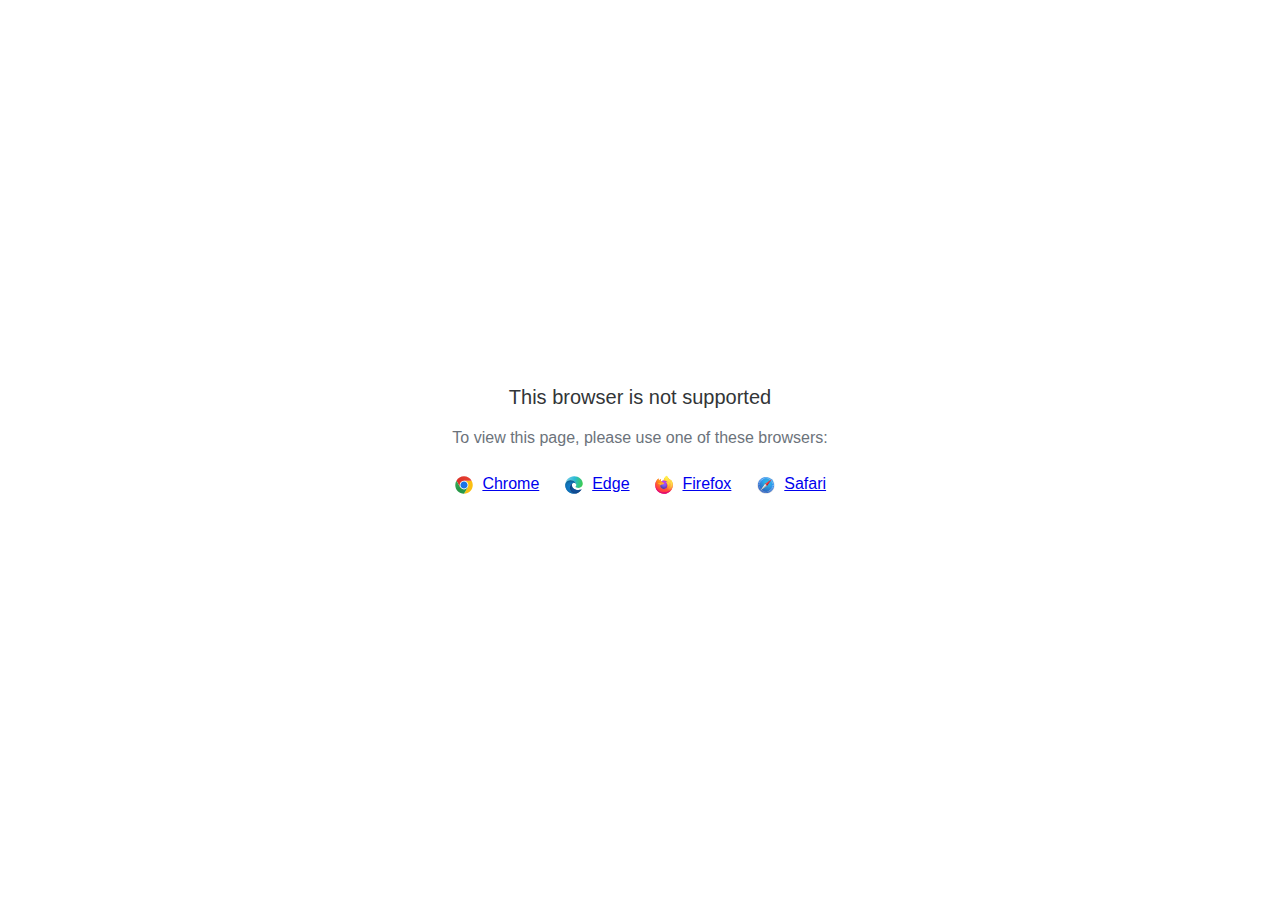
<file: GardenBasics/data/html5-unsupported.html>
<html>
<head>
    <meta http-equiv="Content-Type" content="text/html;charset=utf-8"/>
    <meta name="viewport" content="width=device-width,initial-scale=1,maximum-scale=1">
    <meta name="format-detection" content="telephone=no">
    <meta name="apple-mobile-web-app-capable" content="yes">
    <meta name="apple-mobile-web-app-status-bar-style" content="black">
    <meta http-equiv="X-UA-Compatible" content="IE=edge">
    <meta name="msapplication-tap-highlight" content="no" />
    <title>Page Not Available</title>
    <style>
        body {
            background: #fff;
        }

        .banner {
            position: absolute;
            top: 50%;
            left: 50%;
            margin-left: -235px;
            margin-top: -67px;
            width: 470px;
            text-align: center;
            font-family: Roboto, Arial, Helvetica, sans-serif;
        }

        .title {
            margin-bottom: 16px;
            font-size: 20px;
            font-weight: 500;
            color: #323537;
            line-height: 28px;
        }

        .text {
            margin-bottom: 26px;
            font-size: 16px;
            color: #6C737B;
            line-height: 22px;
        }

        .browsers svg, .browsers a {
            display: inline-block;
            vertical-align: top;
        }

        .browsers a {
            font-size: 16px;
            margin-right: 20px;
            margin-left: 4px;
        }

        .browsers :last-child {
            margin-right: 0;
        }
    </style>
</head>
<body>
    <div class="banner">
        <div class="title">This browser is not supported</div>
        <div class="text">To view this page, please use one of these browsers:</div>
        <div class="browsers">
            <svg width="20" height="20" viewBox="0 0 20 20" fill="none" xmlns="http://www.w3.org/2000/svg">
                <path d="M10.0001 10.0001L13.789 12.1875L10.0001 18.7501C14.8326 18.7501 18.7501 14.8326 18.7501 10.0001C18.7501 8.40581 18.3216 6.91244 17.5766 5.625H10L10.0001 10.0001Z" fill="#FBBF12"/>
                <path d="M9.99999 1.25C6.76136 1.25 3.93585 3.01077 2.42285 5.6261L6.21103 12.1876L9.99999 10.0001V5.62507H17.5766C16.0634 3.01039 13.2382 1.25 9.99999 1.25Z" fill="url(#paint0_linear_579_2699)"/>
                <path d="M1.25005 10C1.25005 14.8325 5.16742 18.75 10 18.75L13.789 12.1875L10 10L6.21109 12.1875L2.42291 5.62598C1.67833 6.91306 1.25 8.40588 1.25 9.99988" fill="url(#paint1_linear_579_2699)"/>
                <path d="M14.3751 10.0001C14.3751 12.4163 12.4163 14.3751 10.0001 14.3751C7.58381 14.3751 5.625 12.4163 5.625 10.0001C5.625 7.58381 7.58381 5.625 10.0001 5.625C12.4163 5.625 14.3751 7.58381 14.3751 10.0001Z" fill="white"/>
                <path d="M13.5548 10.0001C13.5548 11.9633 11.9633 13.5548 10.0001 13.5548C8.03686 13.5548 6.44531 11.9633 6.44531 10.0001C6.44531 8.03686 8.03686 6.44531 10.0001 6.44531C11.9633 6.44531 13.5548 8.03686 13.5548 10.0001Z" fill="#1A73E8"/>
                <defs>
                    <linearGradient id="paint0_linear_579_2699" x1="5.04786" y1="6.71874" x2="12.965" y2="6.71874" gradientUnits="userSpaceOnUse">
                        <stop stop-color="#DB3328"/>
                        <stop offset="1" stop-color="#E53D30"/>
                    </linearGradient>
                    <linearGradient id="paint1_linear_579_2699" x1="4.58454" y1="7.18406" x2="7.82938" y2="12.8043" gradientUnits="userSpaceOnUse">
                        <stop stop-color="#32A651"/>
                        <stop offset="1" stop-color="#279847"/>
                    </linearGradient>
                </defs>
            </svg>
            <a href="https://www.google.com/chrome">Chrome</a>
            <svg width="20" height="20" viewBox="0 0 20 20" fill="none" xmlns="http://www.w3.org/2000/svg">
                <path d="M12.2449 9.92045C12.2449 8.25 10.5088 5.36648 6.59777 5.36648C2.68671 5.36648 1.25 8.62784 1.25 10.0199C1.25 5.0483 5.30074 1.25 10.1097 1.25C14.9188 1.25 18.75 4.84943 18.75 8.50852C18.75 11.7699 16.2956 12.9034 14.3002 12.9034C12.9832 12.9034 11.4866 12.4659 11.4866 11.7699C11.4866 11.233 12.2449 11.233 12.2449 9.92045Z" fill="url(#paint0_linear_579_2709)"/>
                <path d="M6.59777 5.36646C10.5088 5.36646 12.2449 8.24998 12.2449 9.92043C12.2449 9.93342 12.2448 9.94627 12.2446 9.95901C12.2249 8.84657 11.4738 7.79259 9.99002 7.79259C8.11431 7.79259 5.5801 10.338 5.91933 13.5C6.19087 16.031 8.33381 19.4261 12.9832 18.2329C12.9832 18.2329 12.1052 18.75 9.6508 18.75C5.30074 18.75 1.25 14.7727 1.25 10.2187C1.25 10.0981 1.25184 9.97975 1.25555 9.8637C1.35584 8.39889 2.82648 5.36646 6.59777 5.36646Z" fill="url(#paint1_linear_579_2709)"/>
                <path d="M6.59777 5.36646C10.5088 5.36646 12.2449 8.24998 12.2449 9.92043C12.2449 9.93342 12.2448 9.94627 12.2446 9.95901C12.2249 8.84657 11.4738 7.79259 9.99002 7.79259C8.11431 7.79259 5.5801 10.338 5.91933 13.5C6.19087 16.031 8.33381 19.4261 12.9832 18.2329C12.9832 18.2329 12.1052 18.75 9.6508 18.75C5.30074 18.75 1.25 14.7727 1.25 10.2187C1.25 10.0981 1.25184 9.97975 1.25555 9.8637C1.35584 8.39889 2.82648 5.36646 6.59777 5.36646Z" fill="url(#paint2_radial_579_2709)"/>
                <path d="M12.4415 18.4371C14.9324 17.7576 16.712 15.6377 17.0338 15.2101C17.393 14.7328 17.4928 14.4345 17.393 14.3351C17.2932 14.2357 17.1536 14.2555 16.7944 14.4345C16.4352 14.6135 14.32 15.4885 11.9056 14.7527C9.49107 14.0169 7.83486 12.1078 7.83486 9.99987C7.83486 8.36919 9.23166 7.79248 9.98993 7.79248C8.11422 7.79248 5.58001 10.3379 5.91923 13.4999C6.19077 16.0309 8.33371 19.426 12.9831 18.2328C12.9831 18.2328 12.821 18.3283 12.4415 18.4371Z" fill="#0E458A"/>
                <path d="M12.4415 18.4371C14.9324 17.7576 16.712 15.6377 17.0338 15.2101C17.393 14.7328 17.4928 14.4345 17.393 14.3351C17.2932 14.2357 17.1536 14.2555 16.7944 14.4345C16.4352 14.6135 14.32 15.4885 11.9056 14.7527C9.49107 14.0169 7.83486 12.1078 7.83486 9.99987C7.83486 8.36919 9.23166 7.79248 9.98993 7.79248C8.11422 7.79248 5.58001 10.3379 5.91923 13.4999C6.19077 16.0309 8.33371 19.426 12.9831 18.2328C12.9831 18.2328 12.821 18.3283 12.4415 18.4371Z" fill="url(#paint3_radial_579_2709)"/>
                <defs>
                    <linearGradient id="paint0_linear_579_2709" x1="17.7323" y1="11.5909" x2="0.61762" y2="7.54779" gradientUnits="userSpaceOnUse">
                        <stop stop-color="#3BCC50"/>
                        <stop offset="0.489583" stop-color="#2ABAD6"/>
                        <stop offset="1" stop-color="#7DCFE7"/>
                    </linearGradient>
                    <linearGradient id="paint1_linear_579_2709" x1="7.11659" y1="5.36646" x2="7.11659" y2="18.75" gradientUnits="userSpaceOnUse">
                        <stop stop-color="#035989"/>
                        <stop offset="0.265625" stop-color="#1175B6"/>
                        <stop offset="1" stop-color="#0470CF"/>
                    </linearGradient>
                    <radialGradient id="paint2_radial_579_2709" cx="0" cy="0" r="1" gradientUnits="userSpaceOnUse" gradientTransform="translate(6.83723 11.8693) rotate(59.2143) scale(5.92595 5.93561)">
                        <stop stop-color="#1284D8"/>
                        <stop offset="0.813899" stop-color="#1170B2" stop-opacity="0.767762"/>
                        <stop offset="1" stop-color="#0E649B" stop-opacity="0.65"/>
                    </radialGradient>
                    <radialGradient id="paint3_radial_579_2709" cx="0" cy="0" r="1" gradientUnits="userSpaceOnUse" gradientTransform="translate(11.6661 13.4999) rotate(77.9982) scale(4.79806 5.18015)">
                        <stop stop-color="#104890"/>
                        <stop offset="0.69943" stop-color="#12529E" stop-opacity="0.70624"/>
                        <stop offset="1" stop-color="#0E4584" stop-opacity="0.58"/>
                    </radialGradient>
                </defs>
            </svg>
            <a href="https://www.microsoft.com/edge">Edge</a>
            <svg width="20" height="20" viewBox="0 0 20 20" fill="none" xmlns="http://www.w3.org/2000/svg">
                <path d="M18.1191 6.70405C17.7385 5.78587 16.967 4.79462 16.3615 4.4815C16.8544 5.4501 17.1395 6.42162 17.2485 7.14652C17.2485 7.14652 17.2485 7.15163 17.2503 7.16113C16.2598 4.6861 14.5798 3.68791 13.2079 1.51504C13.1383 1.40543 13.069 1.29582 13.0012 1.17854C12.963 1.1124 12.932 1.05248 12.905 0.995851C12.8481 0.885984 12.8042 0.76987 12.7741 0.649844C12.7743 0.644144 12.7725 0.638558 12.7688 0.63417C12.7652 0.629782 12.7601 0.626904 12.7544 0.626094C12.749 0.624635 12.7434 0.624635 12.738 0.626094C12.7366 0.626756 12.7352 0.627617 12.734 0.628652C12.7318 0.628652 12.7296 0.63121 12.7274 0.63194L12.7311 0.627191C10.5302 1.91914 9.78353 4.30904 9.71499 5.5049C8.83549 5.56518 7.99455 5.88974 7.30189 6.43623C7.22949 6.37488 7.15379 6.31755 7.07512 6.26451C6.87551 5.56419 6.86708 4.82302 7.0507 4.11832C6.15057 4.52936 5.45059 5.17789 4.94165 5.75189H4.93764C4.5902 5.31089 4.61463 3.85634 4.63432 3.55272C4.63031 3.53372 4.37547 3.68535 4.34266 3.70837C4.03608 3.92756 3.7495 4.17357 3.48628 4.4435C3.18675 4.74784 2.9131 5.07672 2.66818 5.42671C2.1047 6.22702 1.70509 7.13132 1.49244 8.08735C1.48843 8.10635 1.48478 8.12608 1.48077 8.14544C1.46437 8.22254 1.40494 8.60946 1.39437 8.6935V8.71286C1.3169 9.11266 1.26865 9.5176 1.25 9.92444V9.96938C1.25 14.8186 5.17279 18.75 10.0114 18.75C14.345 18.75 17.943 15.5968 18.6477 11.455C18.6623 11.3428 18.6743 11.2295 18.6875 11.1163C18.8617 9.61022 18.6681 8.02743 18.1191 6.70405ZM8.02046 13.5774C8.06129 13.5968 8.09994 13.6183 8.14186 13.6373L8.14769 13.641C8.10577 13.6205 8.06311 13.5993 8.02082 13.5774H8.02046ZM17.251 7.16515V7.15675V7.16625V7.16515Z" fill="url(#paint0_linear_579_2717)"/>
                <path d="M18.119 6.704C17.7384 5.78582 16.9669 4.79457 16.3614 4.48145C16.8543 5.45005 17.1394 6.42157 17.2484 7.14647V7.16437C18.0752 9.41067 17.6246 11.695 16.9757 13.0907C15.9716 15.25 13.541 17.4635 9.73602 17.3557C5.62839 17.2388 2.0071 14.1802 1.33082 10.1776C1.20759 9.54586 1.33082 9.22543 1.39279 8.71281C1.31733 9.10778 1.28853 9.22214 1.25098 9.92439V9.96933C1.25098 14.8185 5.17377 18.7499 10.0124 18.7499C14.346 18.7499 17.944 15.5968 18.6487 11.4549C18.6633 11.3428 18.6753 11.2295 18.6884 11.1162C18.8616 9.61017 18.668 8.02738 18.119 6.704Z" fill="url(#paint1_radial_579_2717)"/>
                <path d="M18.119 6.704C17.7384 5.78582 16.9669 4.79457 16.3614 4.48145C16.8543 5.45005 17.1394 6.42157 17.2484 7.14647V7.16437C18.0752 9.41067 17.6246 11.695 16.9757 13.0907C15.9716 15.25 13.541 17.4635 9.73602 17.3557C5.62839 17.2388 2.0071 14.1802 1.33082 10.1776C1.20759 9.54586 1.33082 9.22543 1.39279 8.71281C1.31733 9.10778 1.28853 9.22214 1.25098 9.92439V9.96933C1.25098 14.8185 5.17377 18.7499 10.0124 18.7499C14.346 18.7499 17.944 15.5968 18.6487 11.4549C18.6633 11.3428 18.6753 11.2295 18.6884 11.1162C18.8616 9.61017 18.668 8.02738 18.119 6.704Z" fill="url(#paint2_radial_579_2717)"/>
                <path d="M13.8612 7.73587C13.8806 7.74939 13.8977 7.7629 13.9159 7.77642C13.696 7.38513 13.4221 7.02694 13.1022 6.71246C10.3788 3.98314 12.3884 0.794172 12.7271 0.631947L12.7307 0.627197C10.5298 1.91915 9.78314 4.30905 9.7146 5.50491C9.81668 5.49797 9.9184 5.4892 10.0223 5.4892C11.6647 5.4892 13.0953 6.39459 13.8612 7.73587Z" fill="url(#paint3_radial_579_2717)"/>
                <path d="M10.028 8.28118C10.0138 8.5004 9.24382 9.25307 8.97441 9.25307C6.48292 9.25307 6.07861 10.7635 6.07861 10.7635C6.18798 12.0357 7.07244 13.0833 8.14245 13.6375C8.19131 13.6627 8.24052 13.6854 8.28828 13.708C8.37396 13.7446 8.46 13.7811 8.54567 13.8136C8.91262 13.9433 9.29689 14.0172 9.68568 14.0329C14.0525 14.2382 14.8991 8.80001 11.7473 7.22087C12.5541 7.08021 13.3919 7.40575 13.8597 7.73495C13.0941 6.39367 11.6631 5.48828 10.0207 5.48828C9.91682 5.48828 9.81511 5.49705 9.71303 5.50399C8.83417 5.56502 7.99404 5.88994 7.30212 6.43642C7.43591 6.55005 7.58685 6.70131 7.90439 7.0148C8.5001 7.60378 10.0247 8.20993 10.028 8.28118Z" fill="url(#paint4_radial_579_2717)"/>
                <path d="M10.028 8.28118C10.0138 8.5004 9.24382 9.25307 8.97441 9.25307C6.48292 9.25307 6.07861 10.7635 6.07861 10.7635C6.18798 12.0357 7.07244 13.0833 8.14245 13.6375C8.19131 13.6627 8.24052 13.6854 8.28828 13.708C8.37396 13.7446 8.46 13.7811 8.54567 13.8136C8.91262 13.9433 9.29689 14.0172 9.68568 14.0329C14.0525 14.2382 14.8991 8.80001 11.7473 7.22087C12.5541 7.08021 13.3919 7.40575 13.8597 7.73495C13.0941 6.39367 11.6631 5.48828 10.0207 5.48828C9.91682 5.48828 9.81511 5.49705 9.71303 5.50399C8.83417 5.56502 7.99404 5.88994 7.30212 6.43642C7.43591 6.55005 7.58685 6.70131 7.90439 7.0148C8.5001 7.60378 10.0247 8.20993 10.028 8.28118Z" fill="url(#paint5_radial_579_2717)"/>
                <path d="M6.89479 6.14439C6.96588 6.19043 7.02421 6.22916 7.07708 6.2646C6.87746 5.56428 6.86903 4.82311 7.05265 4.11841C6.15252 4.52945 5.45255 5.17799 4.9436 5.75198C4.9848 5.75089 6.2557 5.72787 6.89479 6.14439Z" fill="url(#paint6_radial_579_2717)"/>
                <path d="M1.33119 10.1776C2.00747 14.1802 5.62876 17.2388 9.7393 17.3557C13.5443 17.4635 15.9735 15.25 16.979 13.0907C17.6279 11.6946 18.0785 9.41068 17.2517 7.16437V7.14756C17.2517 7.14976 17.2517 7.15268 17.2535 7.16218C17.5641 9.1962 16.532 11.1667 14.9184 12.4992C14.9167 12.5029 14.9152 12.5067 14.9137 12.5105C11.7692 15.0765 8.76042 14.0586 8.15123 13.6431C8.10893 13.6227 8.06628 13.6015 8.02399 13.5796C6.19056 12.7027 5.43334 11.0274 5.59558 9.5919C4.04797 9.5919 3.52007 8.28314 3.52007 8.28314C3.52007 8.28314 4.90982 7.29006 6.74143 8.1538C8.43778 8.95396 10.031 8.2835 10.031 8.28314C10.0277 8.21189 8.50304 7.60391 7.90842 7.01676C7.59088 6.70327 7.43995 6.55201 7.30615 6.43838C7.23375 6.37702 7.15805 6.3197 7.07939 6.26665C7.02725 6.23012 6.97001 6.19358 6.8971 6.14645C6.25801 5.72992 4.98711 5.75294 4.94518 5.75404H4.94117C4.59374 5.31303 4.61816 3.85849 4.63785 3.55487C4.63384 3.53587 4.379 3.68749 4.34619 3.71051C4.03961 3.92971 3.75303 4.17571 3.48981 4.44564C3.19028 4.74999 2.91663 5.07887 2.67171 5.42886C2.10823 6.22916 1.70862 7.13347 1.49597 8.08949C1.48904 8.1063 1.17734 9.47023 1.33119 10.1776Z" fill="url(#paint7_radial_579_2717)"/>
                <path d="M13.1024 6.71246C13.4222 7.02693 13.6962 7.38513 13.9161 7.77642C13.9616 7.81071 14.0055 7.8473 14.0473 7.88603C16.0335 9.71873 14.9945 12.3132 14.9154 12.4996C16.529 11.1671 17.5611 9.19662 17.2505 7.16259C16.2599 4.6861 14.58 3.68791 13.2081 1.51504C13.1385 1.40543 13.0692 1.29582 13.0014 1.17854C12.9631 1.1124 12.9321 1.05248 12.9051 0.995851C12.8483 0.885984 12.8044 0.76987 12.7742 0.649844C12.7745 0.644144 12.7726 0.638559 12.769 0.63417C12.7653 0.629782 12.7602 0.626904 12.7546 0.626094C12.7492 0.624635 12.7435 0.624635 12.7382 0.626094C12.7367 0.626756 12.7354 0.627617 12.7341 0.628652C12.732 0.628652 12.7298 0.63121 12.7276 0.63194C12.3885 0.794165 10.379 3.98313 13.1024 6.71246Z" fill="url(#paint8_radial_579_2717)"/>
                <path d="M14.0464 7.88413C14.0046 7.8454 13.9608 7.80882 13.9152 7.77452C13.8973 7.761 13.8787 7.74748 13.8605 7.73396C13.3928 7.40513 12.555 7.07922 11.7482 7.21989C14.8995 8.79902 14.0534 14.2372 9.68654 14.0319C9.29775 14.0163 8.91348 13.9424 8.54653 13.8126C8.46085 13.7805 8.37481 13.7451 8.28914 13.7071C8.23956 13.6844 8.19034 13.6618 8.14331 13.6365L8.14914 13.6402C8.75834 14.0567 11.7671 15.0746 14.9116 12.5075C14.9116 12.5075 14.9134 12.5028 14.9163 12.4962C14.9943 12.3132 16.0334 9.71866 14.0464 7.88413Z" fill="url(#paint9_radial_579_2717)"/>
                <path d="M6.07833 10.7635C6.07833 10.7635 6.48264 9.25306 8.97412 9.25306C9.24354 9.25306 10.0135 8.49966 10.0277 8.28117C10.0419 8.06268 8.43455 8.95199 6.7382 8.15183C4.90659 7.28809 3.51685 8.28117 3.51685 8.28117C3.51685 8.28117 4.04475 9.58993 5.59235 9.58993C5.43012 11.0255 6.18733 12.6992 8.02076 13.5776C8.06159 13.597 8.10024 13.6185 8.14217 13.6375C7.07215 13.0843 6.18879 12.0357 6.07833 10.7635Z" fill="url(#paint10_radial_579_2717)"/>
                <path d="M18.1191 6.70405C17.7385 5.78587 16.967 4.79462 16.3615 4.4815C16.8544 5.4501 17.1395 6.42162 17.2485 7.14652C17.2485 7.14652 17.2485 7.15163 17.2503 7.16113C16.2598 4.6861 14.5798 3.68791 13.2079 1.51504C13.1383 1.40543 13.069 1.29582 13.0012 1.17854C12.963 1.1124 12.932 1.05248 12.905 0.995851C12.8481 0.885984 12.8042 0.76987 12.7741 0.649844C12.7743 0.644144 12.7725 0.638558 12.7688 0.63417C12.7652 0.629782 12.7601 0.626904 12.7544 0.626094C12.749 0.624635 12.7434 0.624635 12.738 0.626094C12.7366 0.626756 12.7352 0.627617 12.734 0.628652C12.7318 0.628652 12.7296 0.63121 12.7274 0.63194L12.7311 0.627191C10.5302 1.91914 9.78353 4.30904 9.71499 5.5049C9.81707 5.49796 9.91878 5.48919 10.0227 5.48919C11.6651 5.48919 13.0957 6.39458 13.8616 7.73586C13.3939 7.40703 12.5561 7.08111 11.7493 7.22178C14.9007 8.80092 14.0545 14.2391 9.68764 14.0338C9.29885 14.0182 8.91458 13.9443 8.54763 13.8145C8.46196 13.7824 8.37592 13.747 8.29024 13.709C8.24066 13.6863 8.19144 13.6636 8.14441 13.6384L8.15025 13.6421C8.10796 13.6216 8.0653 13.6004 8.02301 13.5785C8.06384 13.5979 8.10249 13.6194 8.14441 13.6384C7.07221 13.0842 6.18885 12.0356 6.07839 10.7633C6.07839 10.7633 6.4827 9.25288 8.97418 9.25288C9.2436 9.25288 10.0136 8.49949 10.0278 8.28099C10.0245 8.20975 8.49987 7.60177 7.90525 7.01462C7.58771 6.70113 7.43678 6.54986 7.30298 6.43623C7.23058 6.37488 7.15488 6.31755 7.07622 6.26451C6.87661 5.56419 6.86817 4.82302 7.05179 4.11832C6.15166 4.52936 5.45169 5.17789 4.94275 5.75189H4.93874C4.5913 5.31089 4.61572 3.85634 4.63541 3.55272C4.6314 3.53372 4.37657 3.68535 4.34375 3.70837C4.03717 3.92756 3.75059 4.17357 3.48738 4.4435C3.18785 4.74784 2.9142 5.07672 2.66928 5.42671C2.1058 6.22702 1.70618 7.13132 1.49353 8.08735C1.48952 8.10635 1.48588 8.12608 1.48187 8.14544C1.46546 8.22254 1.39109 8.61494 1.38088 8.69898C1.38088 8.70556 1.38088 8.69277 1.38088 8.69898C1.31262 9.10444 1.26891 9.51368 1.25 9.92444V9.96938C1.25 14.8186 5.17279 18.75 10.0114 18.75C14.345 18.75 17.943 15.5968 18.6477 11.455C18.6623 11.3428 18.6743 11.2295 18.6875 11.1163C18.8617 9.61022 18.6681 8.02743 18.1191 6.70405ZM17.25 7.15492V7.16442V7.15492Z" fill="url(#paint11_linear_579_2717)"/>
                <defs>
                    <linearGradient id="paint0_linear_579_2717" x1="16.9594" y1="3.43288" x2="2.3837" y2="17.4648" gradientUnits="userSpaceOnUse">
                        <stop offset="0.05" stop-color="#FFF44F"/>
                        <stop offset="0.11" stop-color="#FFE847"/>
                        <stop offset="0.22" stop-color="#FFC830"/>
                        <stop offset="0.37" stop-color="#FF980E"/>
                        <stop offset="0.4" stop-color="#FF8B16"/>
                        <stop offset="0.46" stop-color="#FF672A"/>
                        <stop offset="0.53" stop-color="#FF3647"/>
                        <stop offset="0.7" stop-color="#E31587"/>
                    </linearGradient>
                    <radialGradient id="paint1_radial_579_2717" cx="0" cy="0" r="1" gradientUnits="userSpaceOnUse" gradientTransform="translate(16.287 2.63668) scale(18.2654 18.3055)">
                        <stop offset="0.13" stop-color="#FFBD4F"/>
                        <stop offset="0.19" stop-color="#FFAC31"/>
                        <stop offset="0.25" stop-color="#FF9D17"/>
                        <stop offset="0.28" stop-color="#FF980E"/>
                        <stop offset="0.4" stop-color="#FF563B"/>
                        <stop offset="0.47" stop-color="#FF3750"/>
                        <stop offset="0.71" stop-color="#F5156C"/>
                        <stop offset="0.78" stop-color="#EB0878"/>
                        <stop offset="0.86" stop-color="#E50080"/>
                    </radialGradient>
                    <radialGradient id="paint2_radial_579_2717" cx="0" cy="0" r="1" gradientUnits="userSpaceOnUse" gradientTransform="translate(9.61279 10.1202) scale(18.2654 18.3055)">
                        <stop offset="0.3" stop-color="#960E18"/>
                        <stop offset="0.35" stop-color="#B11927" stop-opacity="0.74"/>
                        <stop offset="0.43" stop-color="#DB293D" stop-opacity="0.34"/>
                        <stop offset="0.5" stop-color="#F5334B" stop-opacity="0.09"/>
                        <stop offset="0.53" stop-color="#FF3750" stop-opacity="0"/>
                    </radialGradient>
                    <radialGradient id="paint3_radial_579_2717" cx="0" cy="0" r="1" gradientUnits="userSpaceOnUse" gradientTransform="translate(11.8153 -1.51753) scale(13.2325 13.2615)">
                        <stop offset="0.13" stop-color="#FFF44F"/>
                        <stop offset="0.25" stop-color="#FFDC3E"/>
                        <stop offset="0.51" stop-color="#FF9D12"/>
                        <stop offset="0.53" stop-color="#FF980E"/>
                    </radialGradient>
                    <radialGradient id="paint4_radial_579_2717" cx="0" cy="0" r="1" gradientUnits="userSpaceOnUse" gradientTransform="translate(7.59304 14.9021) scale(8.69686 8.71594)">
                        <stop offset="0.35" stop-color="#3A8EE6"/>
                        <stop offset="0.47" stop-color="#5C79F0"/>
                        <stop offset="0.67" stop-color="#9059FF"/>
                        <stop offset="1" stop-color="#C139E6"/>
                    </radialGradient>
                    <radialGradient id="paint5_radial_579_2717" cx="0" cy="0" r="1" gradientUnits="userSpaceOnUse" gradientTransform="translate(9.87545 7.94492) rotate(-13.9265) scale(4.60823 5.42407)">
                        <stop offset="0.21" stop-color="#9059FF" stop-opacity="0"/>
                        <stop offset="0.28" stop-color="#8C4FF3" stop-opacity="0.06"/>
                        <stop offset="0.75" stop-color="#7716A8" stop-opacity="0.45"/>
                        <stop offset="0.97" stop-color="#6E008B" stop-opacity="0.6"/>
                    </radialGradient>
                    <radialGradient id="paint6_radial_579_2717" cx="0" cy="0" r="1" gradientUnits="userSpaceOnUse" gradientTransform="translate(9.38226 1.88781) scale(6.25678 6.27051)">
                        <stop stop-color="#FFE226"/>
                        <stop offset="0.12" stop-color="#FFDB27"/>
                        <stop offset="0.3" stop-color="#FFC82A"/>
                        <stop offset="0.5" stop-color="#FFA930"/>
                        <stop offset="0.73" stop-color="#FF7E37"/>
                        <stop offset="0.79" stop-color="#FF7139"/>
                    </radialGradient>
                    <radialGradient id="paint7_radial_579_2717" cx="0" cy="0" r="1" gradientUnits="userSpaceOnUse" gradientTransform="translate(14.3005 -2.08939) scale(26.6943 26.7529)">
                        <stop offset="0.11" stop-color="#FFF44F"/>
                        <stop offset="0.46" stop-color="#FF980E"/>
                        <stop offset="0.62" stop-color="#FF5634"/>
                        <stop offset="0.72" stop-color="#FF3647"/>
                        <stop offset="0.9" stop-color="#E31587"/>
                    </radialGradient>
                    <radialGradient id="paint8_radial_579_2717" cx="0" cy="0" r="1" gradientUnits="userSpaceOnUse" gradientTransform="translate(11.72 0.833589) rotate(84.2447) scale(19.4998 12.7839)">
                        <stop stop-color="#FFF44F"/>
                        <stop offset="0.06" stop-color="#FFE847"/>
                        <stop offset="0.17" stop-color="#FFC830"/>
                        <stop offset="0.3" stop-color="#FF980E"/>
                        <stop offset="0.36" stop-color="#FF8B16"/>
                        <stop offset="0.45" stop-color="#FF672A"/>
                        <stop offset="0.57" stop-color="#FF3647"/>
                        <stop offset="0.74" stop-color="#E31587"/>
                    </radialGradient>
                    <radialGradient id="paint9_radial_579_2717" cx="0" cy="0" r="1" gradientUnits="userSpaceOnUse" gradientTransform="translate(9.23484 4.20996) scale(16.6653 16.7019)">
                        <stop offset="0.14" stop-color="#FFF44F"/>
                        <stop offset="0.48" stop-color="#FF980E"/>
                        <stop offset="0.59" stop-color="#FF5634"/>
                        <stop offset="0.66" stop-color="#FF3647"/>
                        <stop offset="0.9" stop-color="#E31587"/>
                    </radialGradient>
                    <radialGradient id="paint10_radial_579_2717" cx="0" cy="0" r="1" gradientUnits="userSpaceOnUse" gradientTransform="translate(13.6341 5.18793) scale(18.2402 18.2803)">
                        <stop offset="0.09" stop-color="#FFF44F"/>
                        <stop offset="0.23" stop-color="#FFE141"/>
                        <stop offset="0.51" stop-color="#FFAF1E"/>
                        <stop offset="0.63" stop-color="#FF980E"/>
                    </radialGradient>
                    <linearGradient id="paint11_linear_579_2717" x1="16.7844" y1="3.35761" x2="4.38152" y2="15.7337" gradientUnits="userSpaceOnUse">
                        <stop offset="0.17" stop-color="#FFF44F" stop-opacity="0.8"/>
                        <stop offset="0.27" stop-color="#FFF44F" stop-opacity="0.63"/>
                        <stop offset="0.49" stop-color="#FFF44F" stop-opacity="0.22"/>
                        <stop offset="0.6" stop-color="#FFF44F" stop-opacity="0"/>
                    </linearGradient>
                </defs>
            </svg>
            <a href="https://www.mozilla.org/firefox">Firefox</a>
            <svg width="20" height="20" viewBox="0 0 20 20" fill="none" xmlns="http://www.w3.org/2000/svg">
                <path d="M10 18.75C14.8325 18.75 18.75 14.8325 18.75 10C18.75 5.16751 14.8325 1.25 10 1.25C5.16751 1.25 1.25 5.16751 1.25 10C1.25 14.8325 5.16751 18.75 10 18.75Z" fill="url(#paint0_linear_579_2734)"/>
                <path d="M10 18.0938C14.4701 18.0938 18.0938 14.4701 18.0938 10C18.0938 5.52995 14.4701 1.90625 10 1.90625C5.52995 1.90625 1.90625 5.52995 1.90625 10C1.90625 14.4701 5.52995 18.0938 10 18.0938Z" fill="url(#paint1_radial_579_2734)"/>
                <path d="M10.0137 3.87498C9.95897 3.87498 9.91113 3.83399 9.91113 3.7793V2.35057C9.91113 2.29588 9.95897 2.25488 10.0137 2.25488C10.0683 2.25488 10.1162 2.29588 10.1162 2.35057V3.7793C10.1093 3.83399 10.0683 3.87498 10.0137 3.87498Z" fill="#F3F3F3"/>
                <path d="M10.0137 3.88182C9.95214 3.88182 9.9043 3.83397 9.9043 3.77929V2.35058C9.9043 2.29589 9.95214 2.24805 10.0137 2.24805C10.0752 2.24805 10.123 2.29589 10.123 2.35058V3.77929C10.123 3.83397 10.0684 3.88182 10.0137 3.88182ZM10.0137 2.26167C9.96583 2.26167 9.91799 2.30273 9.91799 2.35058V3.77929C9.91799 3.82713 9.95898 3.8682 10.0137 3.8682C10.0615 3.8682 10.1093 3.82713 10.1093 3.77929V2.35058C10.1026 2.30273 10.0615 2.26167 10.0137 2.26167Z" fill="white"/>
                <path d="M10.6972 3.10941C10.6426 3.10257 10.6016 3.06157 10.6016 3.00688L10.6494 2.37108C10.6562 2.31646 10.7041 2.2754 10.7588 2.28224C10.8135 2.28909 10.8545 2.33015 10.8545 2.38484L10.8066 3.02057C10.7998 3.07526 10.7519 3.11626 10.6972 3.10948V3.10941Z" fill="#F3F3F3"/>
                <path d="M10.6973 3.1164C10.6357 3.10955 10.5947 3.06171 10.5947 3.00702L10.6426 2.37123C10.6494 2.31661 10.6973 2.26877 10.7588 2.27554C10.8203 2.28239 10.8613 2.3303 10.8613 2.38492L10.8135 3.02071C10.8066 3.08224 10.7588 3.12324 10.6973 3.1164ZM10.7588 2.28923C10.7109 2.28923 10.663 2.32346 10.663 2.3713L10.6152 3.00709C10.6152 3.05486 10.6494 3.09593 10.7041 3.10271C10.7519 3.10271 10.7998 3.06855 10.7998 3.02071L10.8476 2.38492C10.8476 2.33708 10.8066 2.29608 10.7587 2.28923H10.7588Z" fill="white"/>
                <path d="M11.2099 3.99815C11.1551 3.98447 11.121 3.93662 11.1278 3.88193L11.4081 2.48051C11.4218 2.4259 11.4696 2.39167 11.5243 2.40536C11.579 2.41905 11.6131 2.4669 11.6063 2.52158L11.326 3.923C11.3192 3.97078 11.2645 4.005 11.2098 3.99815H11.2099Z" fill="#F3F3F3"/>
                <path d="M11.2101 4.00462C11.1485 3.99093 11.1144 3.93625 11.1212 3.88156L11.4015 2.48016C11.4152 2.42554 11.4699 2.38447 11.5313 2.39816C11.5928 2.41185 11.6271 2.46654 11.6202 2.52123L11.34 3.92263C11.3263 3.97724 11.2716 4.01147 11.2101 4.00462ZM11.5313 2.41185C11.4835 2.40501 11.4356 2.43231 11.4219 2.48023L11.1418 3.88163C11.1349 3.9294 11.1622 3.97724 11.2169 3.991C11.2647 3.99778 11.3126 3.9704 11.3263 3.92256L11.6065 2.52123C11.6134 2.46654 11.5792 2.42554 11.5313 2.41185Z" fill="white"/>
                <path d="M12.0302 3.38287C12.0172 3.37973 12.0049 3.37405 11.9941 3.36617C11.9832 3.35828 11.9741 3.34834 11.9671 3.33691C11.9601 3.32548 11.9554 3.31279 11.9534 3.29956C11.9513 3.28633 11.9519 3.27282 11.955 3.2598L12.1259 2.64462C12.1395 2.58993 12.1942 2.56255 12.2489 2.57624C12.3036 2.58993 12.3378 2.64462 12.3242 2.69931L12.1532 3.31456C12.1395 3.36918 12.0849 3.39656 12.0302 3.38287Z" fill="#F3F3F3"/>
                <path d="M12.0302 3.38948C11.9756 3.37579 11.9346 3.31426 11.9551 3.25965L12.126 2.64433C12.1396 2.58972 12.2011 2.55549 12.2558 2.56918C12.3105 2.58287 12.3515 2.6444 12.331 2.69902L12.1601 3.31433C12.1464 3.36895 12.0918 3.40317 12.0303 3.38948H12.0302ZM12.2558 2.58972C12.208 2.57603 12.1533 2.6034 12.1396 2.65125L11.9688 3.26642C11.9551 3.31426 11.9824 3.36218 12.0371 3.37579C12.0849 3.38948 12.1396 3.36218 12.1533 3.31433L12.3242 2.69902C12.331 2.65125 12.3037 2.6034 12.2558 2.58964V2.58972Z" fill="white"/>
                <path d="M12.3652 4.34683C12.3105 4.3263 12.2901 4.26477 12.3105 4.21692L12.8574 2.89759C12.8778 2.84975 12.9394 2.82237 12.9872 2.84975C13.042 2.87021 13.0625 2.93181 13.042 2.97958L12.4951 4.29892C12.4746 4.34683 12.413 4.37414 12.3653 4.34683H12.3652Z" fill="#F3F3F3"/>
                <path d="M12.3653 4.35357C12.339 4.34356 12.3178 4.32354 12.3062 4.29791C12.2947 4.27227 12.2938 4.24311 12.3037 4.21681L12.8506 2.89746C12.8711 2.84277 12.9327 2.82224 12.9942 2.84277C13.0205 2.85278 13.0417 2.8728 13.0532 2.89843C13.0648 2.92407 13.0657 2.95323 13.0557 2.97953L12.5089 4.29888C12.4815 4.35357 12.4199 4.38088 12.3653 4.35357ZM12.9874 2.85646C12.9395 2.836 12.8848 2.85646 12.8643 2.90431L12.3174 4.22366C12.2969 4.2715 12.3243 4.31934 12.3721 4.33988C12.4199 4.36034 12.4746 4.33988 12.4952 4.29204L13.0421 2.97268C13.0557 2.93161 13.0352 2.87693 12.9874 2.85646Z" fill="white"/>
                <path d="M13.288 3.90926C13.2401 3.88188 13.2196 3.82719 13.2401 3.77935L13.5272 3.21202C13.5545 3.16411 13.6092 3.14358 13.6639 3.17095C13.7118 3.19833 13.7322 3.25302 13.7118 3.30079L13.4246 3.86819C13.3973 3.91603 13.3426 3.93664 13.2879 3.90926H13.288Z" fill="#F3F3F3"/>
                <path d="M13.288 3.91591C13.2332 3.88853 13.2128 3.827 13.2401 3.77231L13.5272 3.20498C13.5545 3.15022 13.6161 3.12975 13.6707 3.15706C13.7254 3.18444 13.746 3.24597 13.7186 3.30066L13.4315 3.868C13.4041 3.92268 13.3426 3.94322 13.2879 3.91584L13.288 3.91591ZM13.664 3.17075C13.6161 3.15029 13.5614 3.16391 13.5409 3.21175L13.2538 3.77916C13.2333 3.82015 13.2538 3.87484 13.2948 3.90222C13.3426 3.92268 13.3973 3.90906 13.4178 3.86122L13.705 3.29382C13.7254 3.25282 13.705 3.19813 13.664 3.17075Z" fill="white"/>
                <path d="M13.425 4.92103C13.3772 4.88688 13.3635 4.82534 13.3976 4.78435L14.1906 3.60168C14.2179 3.55383 14.2795 3.54699 14.3273 3.57437C14.3752 3.60852 14.3888 3.67005 14.3547 3.71105L13.5617 4.89372C13.5344 4.94156 13.4728 4.95525 13.425 4.92103Z" fill="#F3F3F3"/>
                <path d="M13.4248 4.92767C13.377 4.89352 13.3633 4.82514 13.3907 4.7773L14.1836 3.59466C14.2178 3.54682 14.2793 3.53313 14.334 3.56735C14.3818 3.60151 14.3955 3.66988 14.3682 3.71772L13.5752 4.90036C13.541 4.9482 13.4727 4.96182 13.4248 4.92767ZM14.3271 3.58104C14.2862 3.55367 14.2246 3.56051 14.1973 3.60151L13.4043 4.78414C13.377 4.82507 13.3906 4.87983 13.4317 4.90714C13.4727 4.93451 13.5342 4.92767 13.5615 4.88667L14.3545 3.71088C14.3818 3.66988 14.3682 3.60835 14.3271 3.58104Z" fill="white"/>
                <path d="M14.4229 4.66788C14.3819 4.63366 14.3683 4.57213 14.4024 4.53113L14.7989 4.0321C14.833 3.99117 14.8946 3.98425 14.9355 4.01848C14.9766 4.05263 14.9902 4.11416 14.956 4.15516L14.5596 4.65419C14.5255 4.69519 14.4639 4.70204 14.4229 4.66788H14.4229Z" fill="#F3F3F3"/>
                <path d="M14.4161 4.6747C14.3683 4.64047 14.3614 4.5721 14.3957 4.52425L14.7921 4.02528C14.8262 3.97736 14.8946 3.97052 14.9424 4.01159C14.9903 4.04574 14.9971 4.11412 14.9629 4.16196L14.5665 4.66101C14.5323 4.70885 14.464 4.7157 14.4161 4.6747ZM14.9287 4.02521C14.8878 3.99105 14.8331 3.9979 14.7989 4.0389L14.4024 4.53794C14.3751 4.57894 14.382 4.63363 14.4229 4.66778C14.464 4.70201 14.5186 4.69516 14.5528 4.65416L14.9493 4.15512C14.9767 4.11412 14.9697 4.05259 14.9288 4.02528L14.9287 4.02521Z" fill="white"/>
                <path d="M14.3545 5.69352C14.3135 5.65252 14.3135 5.59099 14.3545 5.55677L15.3661 4.55195C15.4072 4.51095 15.4686 4.51772 15.5029 4.55195C15.537 4.5861 15.5439 4.65447 15.5029 4.68863L14.4981 5.69352C14.457 5.73452 14.3955 5.73452 14.3545 5.69352Z" fill="#F3F3F3"/>
                <path d="M14.3477 5.70023C14.3279 5.68017 14.3169 5.65317 14.3169 5.62505C14.3169 5.59692 14.3279 5.56992 14.3477 5.54986L15.3594 4.54496C15.3794 4.52522 15.4064 4.51416 15.4346 4.51416C15.4627 4.51416 15.4898 4.52522 15.5098 4.54496C15.5295 4.56502 15.5406 4.59202 15.5406 4.62014C15.5406 4.64827 15.5295 4.67527 15.5098 4.69533L14.498 5.70016C14.478 5.71988 14.451 5.73093 14.4228 5.73093C14.3947 5.73093 14.3677 5.71988 14.3477 5.70016V5.70023ZM15.503 4.5518C15.4688 4.51758 15.4073 4.51758 15.3731 4.5518L14.3613 5.55663C14.3271 5.59086 14.3271 5.65239 14.3613 5.68654C14.3955 5.72077 14.457 5.72077 14.4912 5.68654L15.503 4.68171C15.5371 4.64749 15.5371 4.5928 15.503 4.5518Z" fill="white"/>
                <path d="M15.3798 5.63856C15.3456 5.59757 15.3456 5.53604 15.3866 5.50181L15.872 5.09171C15.9129 5.05755 15.9745 5.06433 16.0087 5.1054C16.0428 5.14639 16.0428 5.20792 16.0019 5.24207L15.5165 5.65225C15.4755 5.6864 15.4139 5.67956 15.3798 5.63856Z" fill="#F3F3F3"/>
                <path d="M15.373 5.64558C15.332 5.59774 15.3388 5.52936 15.3798 5.49521L15.8651 5.08502C15.9061 5.04402 15.9745 5.05087 16.0155 5.09871C16.0566 5.14655 16.0497 5.21493 16.0087 5.24908L15.5234 5.65927C15.4824 5.7002 15.414 5.69342 15.3731 5.64558H15.373ZM16.0019 5.10555C15.9677 5.06456 15.913 5.06456 15.8721 5.09186L15.3867 5.50205C15.3525 5.53621 15.3457 5.59089 15.3798 5.63189C15.414 5.67289 15.4687 5.67289 15.5097 5.64558L15.995 5.23539C16.036 5.20124 16.036 5.14655 16.0019 5.10555Z" fill="white"/>
                <path d="M15.1066 6.6229C15.0725 6.57505 15.0861 6.51352 15.134 6.48614L16.3234 5.6932C16.3712 5.66582 16.4327 5.67951 16.46 5.72058C16.4943 5.76842 16.4806 5.82995 16.4327 5.85726L15.2434 6.65021C15.2023 6.67758 15.1408 6.6639 15.1066 6.6229Z" fill="#F3F3F3"/>
                <path d="M15.0995 6.62311C15.0654 6.57527 15.0791 6.50689 15.1269 6.47274L16.3163 5.67974C16.3642 5.64559 16.4326 5.65928 16.4667 5.71397C16.5009 5.76181 16.4872 5.83018 16.4394 5.86427L15.25 6.65733C15.2021 6.69156 15.1338 6.67787 15.0995 6.62318V6.62311ZM16.453 5.72765C16.4257 5.68659 16.371 5.6729 16.33 5.70028L15.1405 6.4932C15.0996 6.52058 15.0858 6.57527 15.1201 6.62311C15.1474 6.66411 15.2021 6.6778 15.2431 6.65049L16.4326 5.85749C16.4736 5.82334 16.4804 5.76858 16.453 5.72765Z" fill="white"/>
                <path d="M16.125 6.76667C16.0977 6.71875 16.1114 6.65729 16.1592 6.62992L16.7129 6.31549C16.7608 6.28811 16.8223 6.30864 16.8496 6.35642C16.877 6.40433 16.8633 6.46579 16.8155 6.49317L16.2617 6.80766C16.2139 6.83497 16.1523 6.81451 16.125 6.7666L16.125 6.76667Z" fill="#F3F3F3"/>
                <path d="M16.1184 6.77347C16.0911 6.71878 16.1048 6.65725 16.1526 6.62994L16.7063 6.31549C16.7542 6.28811 16.8226 6.30865 16.8499 6.35642C16.8772 6.41118 16.8636 6.47271 16.8157 6.50002L16.262 6.81454C16.2141 6.84185 16.1458 6.82132 16.1184 6.77347ZM16.843 6.36333C16.8157 6.31549 16.761 6.3018 16.72 6.32911L16.1663 6.64363C16.1253 6.67094 16.1116 6.72563 16.1321 6.76663C16.1594 6.81447 16.2141 6.82816 16.2551 6.80085L16.8089 6.48633C16.8499 6.46587 16.8636 6.41118 16.843 6.36333Z" fill="white"/>
                <path d="M15.667 7.6758C15.6465 7.62111 15.667 7.56642 15.7216 7.54596L17.041 6.9991C17.0888 6.97856 17.1504 7.00587 17.1708 7.05371C17.1913 7.1084 17.1708 7.16308 17.1161 7.18355L15.7969 7.73041C15.749 7.75095 15.6875 7.73041 15.667 7.6758Z" fill="#F3F3F3"/>
                <path d="M15.6601 7.68255C15.6397 7.62793 15.6601 7.5664 15.7148 7.53903L17.0341 6.99218C17.0604 6.98227 17.0896 6.98318 17.1152 6.99471C17.1408 7.00624 17.1608 7.02746 17.1708 7.05371C17.1914 7.10839 17.1708 7.16992 17.1161 7.19723L15.7969 7.74408C15.7706 7.75401 15.7414 7.75312 15.7158 7.7416C15.6902 7.73008 15.6701 7.70887 15.6601 7.68262V7.68255ZM17.1572 7.06055C17.1367 7.01271 17.082 6.99218 17.041 7.00586L15.7217 7.55271C15.6738 7.57318 15.6533 7.62793 15.6738 7.67577C15.6943 7.72361 15.749 7.74415 15.79 7.73046L17.1093 7.18361C17.1572 7.16315 17.1777 7.10839 17.1572 7.06055Z" fill="white"/>
                <path d="M16.6308 8.0176C16.6104 7.96284 16.6377 7.90822 16.6923 7.88769L17.2938 7.6894C17.3417 7.66894 17.4032 7.70309 17.4169 7.75093C17.4374 7.80562 17.4101 7.86031 17.3554 7.88084L16.7539 8.07913C16.706 8.09959 16.6513 8.07228 16.6308 8.01753V8.0176Z" fill="#F3F3F3"/>
                <path d="M16.6239 8.02433C16.6034 7.96964 16.6307 7.9081 16.6923 7.88764L17.2938 7.68935C17.3485 7.66888 17.41 7.70304 17.4305 7.7578C17.451 7.81241 17.4237 7.87395 17.3621 7.89448L16.7606 8.09277C16.706 8.10639 16.6444 8.07901 16.6239 8.02433ZM17.4168 7.76464C17.4031 7.71673 17.3485 7.68935 17.3006 7.70304L16.6991 7.90133C16.6513 7.91495 16.6307 7.96964 16.6444 8.01755C16.6581 8.0654 16.7128 8.0927 16.7606 8.07901L17.3621 7.88079C17.41 7.86033 17.4305 7.81241 17.4168 7.76457V7.76464Z" fill="white"/>
                <path d="M16.0157 8.831C16.002 8.77632 16.0362 8.72163 16.0909 8.71479L17.4922 8.44138C17.5468 8.42769 17.5947 8.46868 17.6083 8.52337C17.622 8.57805 17.5879 8.63273 17.5332 8.63957L16.1319 8.91299C16.0772 8.91983 16.0225 8.88568 16.0156 8.831H16.0157Z" fill="#F3F3F3"/>
                <path d="M16.0019 8.83107C15.9882 8.76953 16.0292 8.71484 16.0839 8.70115L17.4853 8.42769C17.54 8.414 17.5947 8.45507 17.6083 8.51661C17.622 8.57807 17.581 8.63276 17.5263 8.64645L16.1249 8.91991C16.0703 8.9336 16.0155 8.8926 16.0019 8.831V8.83107ZM17.5947 8.52338C17.5879 8.47553 17.54 8.44138 17.4922 8.44822L16.0908 8.72168C16.0429 8.72853 16.0088 8.78315 16.0224 8.83107C16.0292 8.87891 16.0771 8.91307 16.125 8.90622L17.5263 8.63276C17.5742 8.61907 17.6083 8.57123 17.5947 8.52338Z" fill="white"/>
                <path d="M16.8908 9.35748C16.8839 9.30278 16.9181 9.25493 16.9728 9.24809L17.6016 9.17285C17.6563 9.16608 17.7042 9.20708 17.711 9.26178C17.7178 9.31647 17.6837 9.36432 17.629 9.37117L17.0001 9.44633C16.9522 9.45317 16.8975 9.41217 16.8907 9.35748H16.8908Z" fill="#F3F3F3"/>
                <path d="M16.8838 9.35764C16.877 9.29611 16.918 9.24143 16.9726 9.23458L17.6015 9.15944C17.6562 9.15259 17.7108 9.19359 17.7177 9.25512C17.7245 9.31664 17.6835 9.37133 17.6289 9.37817L16.9999 9.45332C16.9453 9.46016 16.8906 9.41917 16.8838 9.35764ZM17.7108 9.26196C17.7041 9.21412 17.6562 9.17305 17.6083 9.1799L16.9795 9.25512C16.9316 9.26196 16.8974 9.3098 16.9043 9.35764C16.9111 9.40548 16.959 9.44654 17.0068 9.4397L17.6357 9.36448C17.6835 9.35764 17.7177 9.3098 17.7109 9.26196H17.7108Z" fill="white"/>
                <path d="M16.1252 10.0205C16.1252 9.96581 16.1662 9.91797 16.2209 9.91797H17.6496C17.7043 9.91797 17.7453 9.96581 17.7453 10.0205C17.7453 10.0752 17.7043 10.123 17.6496 10.123H16.2209C16.1662 10.123 16.1252 10.0752 16.1252 10.0205Z" fill="#F3F3F3"/>
                <path d="M16.1184 10.0205C16.1184 9.95897 16.1663 9.91113 16.2209 9.91113H17.6497C17.7043 9.91113 17.7522 9.95897 17.7522 10.0205C17.7522 10.082 17.7043 10.1299 17.6497 10.1299H16.2209C16.1663 10.1299 16.1184 10.082 16.1184 10.0205ZM17.7385 10.0273C17.7385 9.97951 17.6975 9.93167 17.6496 9.93167H16.221C16.1732 9.93167 16.1321 9.97259 16.1321 10.0273C16.1321 10.0752 16.1732 10.123 16.221 10.123H17.6497C17.6976 10.1162 17.7386 10.0752 17.7386 10.0273H17.7385Z" fill="white"/>
                <path d="M16.8839 10.7109C16.8906 10.6562 16.9317 10.6152 16.9864 10.6152L17.6221 10.6631C17.6768 10.6699 17.7177 10.7178 17.7109 10.7724C17.7041 10.8271 17.6631 10.8681 17.6084 10.8681L16.9727 10.8203C16.9249 10.8134 16.8838 10.7656 16.8838 10.7109H16.8839Z" fill="#F3F3F3"/>
                <path d="M16.877 10.7109C16.8838 10.6494 16.9316 10.6084 16.9863 10.6084L17.6222 10.6562C17.6768 10.6631 17.7247 10.7109 17.7178 10.7725C17.711 10.834 17.6631 10.875 17.6084 10.875L16.9726 10.8271C16.918 10.8203 16.877 10.7656 16.877 10.7109ZM17.711 10.7725C17.7178 10.7246 17.6768 10.6768 17.629 10.6768L16.9931 10.6289C16.9453 10.6289 16.9043 10.6631 16.8974 10.7178C16.8906 10.7656 16.9316 10.8135 16.9795 10.8135L17.6153 10.8613C17.6631 10.8613 17.7042 10.8204 17.711 10.7725Z" fill="white"/>
                <path d="M16.0021 11.2098C16.0158 11.1551 16.0636 11.1209 16.1183 11.1278L17.5197 11.4081C17.5744 11.4217 17.6086 11.4696 17.5949 11.5243C17.5812 11.579 17.5334 11.6132 17.4787 11.6063L16.0772 11.3261C16.0294 11.3192 15.9952 11.2645 16.0021 11.2098Z" fill="#F3F3F3"/>
                <path d="M15.995 11.2101C16.0087 11.1486 16.0634 11.1144 16.1181 11.1212L17.5195 11.4015C17.5742 11.4152 17.6152 11.4698 17.6015 11.5314C17.5879 11.5929 17.5332 11.6271 17.4785 11.6203L16.077 11.34C16.0223 11.3263 15.9882 11.2716 15.995 11.2102V11.2101ZM17.5879 11.5314C17.5948 11.4835 17.5674 11.4357 17.5195 11.422L16.118 11.1417C16.0702 11.135 16.0223 11.1623 16.0086 11.217C16.0019 11.2648 16.0292 11.3126 16.0771 11.3263L17.4785 11.6066C17.5332 11.6134 17.5742 11.5792 17.5879 11.5314Z" fill="white"/>
                <path d="M16.6173 12.0302C16.6204 12.0171 16.6261 12.0049 16.634 11.9941C16.6419 11.9832 16.6518 11.9741 16.6632 11.9671C16.6747 11.9601 16.6873 11.9555 16.7006 11.9534C16.7138 11.9513 16.7273 11.9519 16.7403 11.955L17.3555 12.1259C17.4102 12.1395 17.4375 12.1943 17.4239 12.2489C17.4208 12.262 17.4151 12.2742 17.4072 12.2851C17.3994 12.2959 17.3894 12.3051 17.378 12.3121C17.3665 12.3191 17.3539 12.3237 17.3406 12.3258C17.3274 12.3279 17.3139 12.3273 17.3008 12.3242L16.6856 12.1532C16.6309 12.1395 16.6036 12.0848 16.6172 12.0302H16.6173Z" fill="#F3F3F3"/>
                <path d="M16.6104 12.0302C16.6241 11.9756 16.6856 11.9346 16.7403 11.9551L17.3555 12.1259C17.4102 12.1396 17.4445 12.2011 17.4308 12.2558C17.4171 12.3105 17.3555 12.3515 17.3009 12.331L16.6856 12.1601C16.6309 12.1464 16.5967 12.0918 16.6105 12.0303L16.6104 12.0302ZM17.4102 12.2558C17.4239 12.208 17.3965 12.1533 17.3487 12.1396L16.7335 11.9687C16.6856 11.955 16.6378 11.9824 16.6241 12.0371C16.6105 12.0849 16.6378 12.1396 16.6856 12.1533L17.3009 12.3242C17.3487 12.331 17.3965 12.3037 17.4102 12.2558Z" fill="white"/>
                <path d="M15.6533 12.3584C15.6738 12.3037 15.7354 12.2832 15.7832 12.3037L17.1025 12.8506C17.1504 12.871 17.1777 12.9326 17.1572 12.9804C17.1367 13.0352 17.0751 13.0556 17.0273 13.0352L15.708 12.4883C15.6533 12.4678 15.6328 12.4062 15.6533 12.3585V12.3584Z" fill="#F3F3F3"/>
                <path d="M15.6465 12.3516C15.6565 12.3253 15.6765 12.3041 15.7021 12.2926C15.7277 12.281 15.7569 12.2801 15.7832 12.2901L17.1025 12.8369C17.1572 12.8575 17.1777 12.919 17.1572 12.9806C17.1472 13.0068 17.1272 13.028 17.1015 13.0396C17.0759 13.0511 17.0467 13.052 17.0204 13.0421L15.7011 12.4952C15.6465 12.4678 15.626 12.4063 15.6465 12.3516ZM17.1435 12.9737C17.164 12.9259 17.1435 12.8712 17.0957 12.8506L15.7764 12.3037C15.7285 12.2833 15.6807 12.3106 15.6601 12.3584C15.6397 12.4063 15.6601 12.461 15.708 12.4815L17.0273 13.0284C17.0751 13.0421 17.1298 13.0216 17.1435 12.9737Z" fill="white"/>
                <path d="M16.0977 13.2811C16.1251 13.2333 16.1797 13.2127 16.2275 13.2333L16.7949 13.5204C16.8427 13.5409 16.8632 13.6024 16.8359 13.6571C16.8085 13.705 16.7539 13.7256 16.706 13.705L16.1388 13.4179C16.0909 13.3905 16.0703 13.329 16.0977 13.2811Z" fill="#F3F3F3"/>
                <path d="M16.0909 13.2742C16.1183 13.2196 16.1798 13.1991 16.2345 13.2264L16.8019 13.5135C16.8565 13.5409 16.8771 13.6024 16.8497 13.6571C16.8224 13.7118 16.7608 13.7323 16.7062 13.7049L16.1388 13.4178C16.0841 13.3974 16.0636 13.3289 16.0909 13.2742ZM16.8292 13.6502C16.8497 13.6024 16.836 13.5477 16.7882 13.5272L16.2208 13.2401C16.1797 13.2196 16.1251 13.2401 16.0977 13.2811C16.0773 13.3289 16.0909 13.3836 16.1387 13.4042L16.7061 13.6913C16.754 13.7118 16.8087 13.6981 16.8292 13.6502Z" fill="white"/>
                <path d="M15.0927 13.4111C15.1269 13.3632 15.1816 13.3496 15.2294 13.3837L16.4189 14.1767C16.4668 14.204 16.4736 14.2656 16.4463 14.3134C16.4121 14.3613 16.3574 14.3749 16.3095 14.3408L15.1201 13.5478C15.0722 13.5136 15.0585 13.4521 15.0927 13.4111Z" fill="#F3F3F3"/>
                <path d="M15.0858 13.4046C15.12 13.3567 15.1884 13.343 15.2363 13.3704L16.4257 14.1633C16.4736 14.1975 16.4873 14.259 16.4531 14.3137C16.4189 14.3616 16.3505 14.3752 16.3027 14.3479L15.1132 13.5549C15.0585 13.5208 15.0517 13.4524 15.0858 13.4046ZM16.4326 14.3068C16.4599 14.2659 16.4531 14.2043 16.4121 14.177L15.2226 13.384C15.1816 13.3567 15.1269 13.3704 15.0995 13.4114C15.0722 13.4524 15.079 13.5139 15.12 13.5412L16.3095 14.3342C16.3505 14.3616 16.4052 14.3479 16.4326 14.3069V14.3068Z" fill="white"/>
                <path d="M15.3456 14.4024C15.3798 14.3614 15.4413 14.3477 15.4823 14.382L15.9814 14.7716C16.0224 14.8057 16.0292 14.8673 15.995 14.9083C15.9609 14.9493 15.8994 14.963 15.8583 14.9288L15.3592 14.5391C15.3183 14.505 15.3114 14.4434 15.3456 14.4024Z" fill="#F3F3F3"/>
                <path d="M15.339 14.3954C15.3731 14.3475 15.4415 14.3407 15.4894 14.3749L15.9884 14.7645C16.0362 14.7987 16.0431 14.867 16.0088 14.9149C15.9747 14.9628 15.9063 14.9696 15.8585 14.9354L15.3595 14.5458C15.3116 14.5116 15.3048 14.4432 15.339 14.3954ZM15.9952 14.9081C16.0294 14.867 16.0225 14.8124 15.9815 14.7782L15.4825 14.3885C15.4415 14.3612 15.3868 14.3681 15.3527 14.409C15.3185 14.4501 15.3253 14.5048 15.3663 14.5389L15.8653 14.9286C15.9063 14.956 15.961 14.949 15.9951 14.9081H15.9952Z" fill="white"/>
                <path d="M14.3271 14.334C14.3682 14.293 14.4297 14.293 14.4639 14.334L15.4756 15.3388C15.5167 15.3799 15.5098 15.4414 15.4756 15.4755C15.4347 15.5165 15.3731 15.5165 15.3389 15.4755L14.3271 14.4707C14.293 14.4365 14.293 14.3681 14.3271 14.334Z" fill="#F3F3F3"/>
                <path d="M14.3271 14.3272C14.3472 14.3074 14.3742 14.2964 14.4024 14.2964C14.4305 14.2964 14.4575 14.3074 14.4776 14.3272L15.4893 15.332C15.5091 15.3521 15.5201 15.3791 15.5201 15.4072C15.5201 15.4354 15.5091 15.4624 15.4893 15.4824C15.4693 15.5022 15.4423 15.5132 15.4141 15.5132C15.386 15.5132 15.359 15.5022 15.3389 15.4824L14.3271 14.4776C14.2793 14.4366 14.2793 14.3683 14.3271 14.3272ZM15.4756 15.4687C15.5099 15.4346 15.5099 15.3731 15.4756 15.3389L14.4639 14.334C14.4297 14.2999 14.3682 14.2999 14.3341 14.334C14.2998 14.3682 14.2998 14.4297 14.3341 14.4639L15.3458 15.4687C15.3799 15.5098 15.4347 15.5098 15.4756 15.4687Z" fill="white"/>
                <path d="M14.3886 15.3525C14.4296 15.3183 14.4911 15.3183 14.5253 15.3593L14.9424 15.8378C14.9765 15.8789 14.9697 15.9404 14.9286 15.9746C14.8877 16.0087 14.8261 16.0087 14.7919 15.9677L14.3749 15.4892C14.3407 15.4551 14.3476 15.3935 14.3886 15.3525Z" fill="#F3F3F3"/>
                <path d="M14.3819 15.3525C14.4297 15.3115 14.4912 15.3183 14.5322 15.3593L14.9492 15.8378C14.9902 15.8789 14.9834 15.9472 14.9355 15.9882C14.8877 16.0292 14.8261 16.0224 14.7851 15.9814L14.3681 15.5029C14.334 15.4551 14.334 15.3867 14.3818 15.3525H14.3819ZM14.9287 15.9746C14.9697 15.9404 14.9697 15.8856 14.9424 15.8447L14.5253 15.3662C14.4912 15.332 14.4365 15.3252 14.3955 15.3593C14.3545 15.3935 14.3545 15.4482 14.3818 15.4891L14.7988 15.9677C14.833 16.0087 14.8877 16.0087 14.9287 15.9746H14.9287Z" fill="white"/>
                <path d="M13.4044 15.0927C13.4523 15.0585 13.5138 15.0722 13.5412 15.1201L14.3341 16.3026C14.3615 16.3505 14.3478 16.412 14.3068 16.4394C14.2589 16.4735 14.1974 16.4598 14.17 16.412L13.377 15.2294C13.3497 15.1816 13.3634 15.12 13.4044 15.0927H13.4044Z" fill="#F3F3F3"/>
                <path d="M13.4043 15.0859C13.4522 15.0517 13.5205 15.0654 13.5547 15.1132L14.3476 16.2958C14.3818 16.3436 14.3681 16.412 14.3135 16.4461C14.2656 16.4803 14.1973 16.4666 14.163 16.4188L13.3702 15.2362C13.336 15.1816 13.3497 15.1201 13.4043 15.0859V15.0859ZM14.3066 16.4325C14.3476 16.4051 14.3613 16.3504 14.3339 16.3094L13.5411 15.1268C13.5137 15.0859 13.459 15.079 13.4112 15.1064C13.3702 15.1337 13.3565 15.1884 13.3839 15.2294L14.1767 16.412C14.2041 16.4461 14.2656 16.4598 14.3066 16.4324L14.3066 16.4325Z" fill="white"/>
                <path d="M13.2607 16.1047C13.3085 16.0774 13.3701 16.0911 13.3974 16.139L13.7119 16.6927C13.7392 16.7405 13.7186 16.8021 13.6708 16.8294C13.623 16.8567 13.5614 16.8431 13.5341 16.7952L13.2197 16.2415C13.1992 16.1936 13.2128 16.1321 13.2606 16.1048L13.2607 16.1047Z" fill="#F3F3F3"/>
                <path d="M13.2607 16.0977C13.3154 16.0703 13.377 16.084 13.4043 16.1319L13.7187 16.6856C13.7461 16.7335 13.7324 16.8019 13.6778 16.8292C13.623 16.8566 13.5615 16.8429 13.5342 16.795L13.2197 16.2412C13.1924 16.1934 13.2061 16.1319 13.2607 16.0977H13.2607ZM13.6709 16.8224C13.7119 16.795 13.7324 16.7403 13.7051 16.6993L13.3907 16.1455C13.3633 16.1045 13.3086 16.0909 13.2676 16.1113C13.2265 16.1387 13.2061 16.1934 13.2334 16.2344L13.5479 16.7882C13.5683 16.8292 13.6299 16.8497 13.6709 16.8223V16.8224Z" fill="white"/>
                <path d="M12.3516 15.6534C12.4063 15.6329 12.4609 15.6534 12.4815 15.7012L13.0352 17.0206C13.0557 17.0684 13.0284 17.1299 12.9805 17.1504C12.9327 17.1709 12.8711 17.1504 12.8507 17.1026L12.2969 15.7833C12.2764 15.7354 12.3037 15.6739 12.3516 15.6534Z" fill="#F3F3F3"/>
                <path d="M12.3515 15.6465C12.4062 15.626 12.4677 15.6465 12.4951 15.7011L13.0488 17.0205C13.0587 17.0468 13.0578 17.0759 13.0462 17.1015C13.0347 17.1272 13.0135 17.1472 12.9872 17.1572C12.9326 17.1777 12.871 17.1572 12.8437 17.1025L12.29 15.7832C12.2695 15.7353 12.2969 15.6738 12.3515 15.6465ZM12.9736 17.1436C13.0214 17.123 13.0419 17.0683 13.0214 17.0273L12.4677 15.708C12.4472 15.6601 12.3925 15.6396 12.3447 15.6601C12.2969 15.6806 12.2763 15.7353 12.2969 15.7764L12.8505 17.0957C12.8779 17.1436 12.9257 17.164 12.9736 17.1436Z" fill="white"/>
                <path d="M12.0165 16.624C12.0713 16.6035 12.1259 16.6308 12.1464 16.6855L12.3447 17.2871C12.3652 17.3349 12.331 17.3965 12.2832 17.4101C12.2285 17.4306 12.1738 17.4033 12.1533 17.3486L11.955 16.747C11.9346 16.6992 11.9619 16.6445 12.0166 16.624H12.0165Z" fill="#F3F3F3"/>
                <path d="M12.0099 16.6172C12.0362 16.6073 12.0653 16.6082 12.0909 16.6197C12.1165 16.6312 12.1366 16.6525 12.1466 16.6787L12.3449 17.2802C12.3653 17.3349 12.3312 17.3965 12.2764 17.417C12.2501 17.4269 12.221 17.426 12.1954 17.4144C12.1697 17.4029 12.1497 17.3817 12.1397 17.3555L11.9415 16.7539C11.9278 16.6992 11.9552 16.6377 12.0099 16.6172ZM12.2765 17.4032C12.3243 17.3896 12.3517 17.3349 12.338 17.2871L12.1397 16.6855C12.1261 16.6377 12.0714 16.6172 12.0236 16.6309C11.9756 16.6446 11.9483 16.6992 11.962 16.7471L12.1603 17.3486C12.1637 17.3602 12.1696 17.371 12.1775 17.3801C12.1855 17.3893 12.1952 17.3967 12.2062 17.4019C12.2171 17.407 12.2291 17.4098 12.2412 17.4101C12.2533 17.4103 12.2653 17.408 12.2765 17.4033V17.4032Z" fill="white"/>
                <path d="M11.21 16.0018C11.2646 15.9881 11.3193 16.0223 11.3261 16.077L11.6133 17.4784C11.627 17.533 11.5859 17.5809 11.5312 17.5946C11.4766 17.6083 11.4218 17.5741 11.415 17.5194L11.1278 16.118C11.121 16.0701 11.1552 16.0154 11.2099 16.0017L11.21 16.0018Z" fill="#F3F3F3"/>
                <path d="M11.2101 15.9951C11.2715 15.9814 11.3262 16.0224 11.3399 16.0771L11.627 17.4787C11.6407 17.5333 11.5996 17.5948 11.5449 17.6017C11.4834 17.6154 11.4287 17.5744 11.4151 17.5197L11.128 16.1181C11.1144 16.0634 11.1486 16.0088 11.21 15.9951L11.2101 15.9951ZM11.5313 17.588C11.5792 17.5812 11.6133 17.5333 11.6065 17.4786L11.3194 16.0771C11.3126 16.0293 11.2579 15.9951 11.21 16.0088C11.1622 16.0156 11.128 16.0634 11.1349 16.1181L11.422 17.5197C11.4356 17.5675 11.4834 17.5948 11.5313 17.5881L11.5313 17.588Z" fill="white"/>
                <path d="M10.6904 16.8905C10.7451 16.8837 10.7929 16.9179 10.8066 16.9726L10.8886 17.6014C10.8955 17.6561 10.8545 17.704 10.7997 17.7108C10.7451 17.7176 10.6973 17.6835 10.6836 17.6288L10.6016 16.9999C10.5947 16.9452 10.6357 16.8974 10.6904 16.8905Z" fill="#F3F3F3"/>
                <path d="M10.6902 16.8835C10.7518 16.8768 10.8065 16.9178 10.8133 16.9725L10.8954 17.6014C10.9022 17.6561 10.8612 17.7107 10.7997 17.7176C10.7381 17.7244 10.6834 17.6834 10.6765 17.6287L10.5945 16.9998C10.5876 16.9451 10.6287 16.8904 10.6902 16.8835ZM10.7928 17.7039C10.8407 17.6971 10.8818 17.6492 10.8749 17.6014L10.7928 16.9725C10.786 16.9246 10.7381 16.8904 10.6902 16.8972C10.6424 16.9041 10.6013 16.9519 10.6081 16.9998L10.6902 17.6287C10.6971 17.6766 10.7449 17.7107 10.7928 17.7039Z" fill="white"/>
                <path d="M9.98631 16.125C10.041 16.125 10.0888 16.1661 10.0888 16.2208V17.6494C10.0888 17.7041 10.041 17.7452 9.98631 17.7452C9.93163 17.7452 9.88379 17.7041 9.88379 17.6494V16.2208C9.89063 16.1661 9.93163 16.125 9.98631 16.125Z" fill="#F3F3F3"/>
                <path d="M9.98632 16.1182C10.0479 16.1182 10.0957 16.166 10.0957 16.2207V17.6494C10.0957 17.7041 10.0479 17.7519 9.98632 17.7519C9.92479 17.7519 9.87695 17.7041 9.87695 17.6494V16.2208C9.87695 16.1661 9.93164 16.1182 9.98632 16.1182ZM9.98632 17.7383C10.0342 17.7383 10.082 17.6973 10.082 17.6494V16.2208C10.082 16.1729 10.041 16.1319 9.98632 16.1319C9.93848 16.1319 9.89064 16.1729 9.89064 16.2208V17.6494C9.89742 17.6973 9.93848 17.7383 9.98632 17.7383Z" fill="white"/>
                <path d="M9.30272 16.8906C9.35741 16.8975 9.39841 16.9385 9.39841 16.9932L9.35057 17.6289C9.34379 17.6836 9.29588 17.7246 9.24119 17.7179C9.18651 17.7109 9.14551 17.6699 9.14551 17.6153L9.19335 16.9795C9.20019 16.9249 9.24804 16.8838 9.30272 16.8906Z" fill="#F3F3F3"/>
                <path d="M9.30273 16.8835C9.36427 16.8904 9.40526 16.9382 9.40526 16.9929L9.35742 17.6287C9.35058 17.6834 9.30273 17.7313 9.2412 17.7244C9.17974 17.7176 9.13867 17.6697 9.13867 17.615L9.18651 16.9792C9.19336 16.9178 9.2412 16.8768 9.30273 16.8835ZM9.2412 17.7107C9.28904 17.7107 9.33696 17.6766 9.33696 17.6287L9.3848 16.9929C9.3848 16.9451 9.35058 16.9041 9.29589 16.8972C9.24805 16.8972 9.2002 16.9314 9.2002 16.9793L9.15236 17.615C9.15236 17.6629 9.19336 17.704 9.24127 17.7107H9.2412Z" fill="white"/>
                <path d="M8.78993 16.0019C8.84461 16.0155 8.87877 16.0633 8.87192 16.118L8.59165 17.5195C8.57796 17.5742 8.53012 17.6085 8.47544 17.5947C8.42075 17.5811 8.3866 17.5332 8.39345 17.4785L8.67372 16.077C8.68056 16.0292 8.73524 15.995 8.78993 16.0019Z" fill="#F3F3F3"/>
                <path d="M8.79021 15.995C8.85167 16.0086 8.88589 16.0634 8.87905 16.118L8.59876 17.5195C8.58507 17.5742 8.53039 17.6152 8.46893 17.6015C8.40739 17.5878 8.37317 17.5331 8.38001 17.4784L8.6603 16.077C8.67399 16.0223 8.72867 15.9881 8.79014 15.995L8.79021 15.995ZM8.46893 17.5878C8.51677 17.5946 8.56461 17.5673 8.5783 17.5195L8.85851 16.118C8.86536 16.0702 8.83805 16.0223 8.78336 16.0086C8.73552 16.0019 8.68768 16.0292 8.67399 16.0771L8.3937 17.4784C8.38686 17.5331 8.42101 17.5742 8.46893 17.5878Z" fill="white"/>
                <path d="M7.96987 16.6172C8.02462 16.6309 8.05878 16.6856 8.04509 16.7403L7.87418 17.3555C7.86056 17.4102 7.80587 17.4375 7.75118 17.4238C7.73816 17.4207 7.72588 17.415 7.71504 17.4072C7.70421 17.3993 7.69504 17.3893 7.68805 17.3779C7.68106 17.3665 7.6764 17.3538 7.67432 17.3406C7.67225 17.3273 7.67281 17.3138 7.67596 17.3008L7.84687 16.6856C7.86056 16.6309 7.91525 16.6036 7.96994 16.6172H7.96987Z" fill="#F3F3F3"/>
                <path d="M7.96967 16.6105C8.02442 16.6241 8.06542 16.6857 8.04488 16.7403L7.87398 17.3556C7.86036 17.4103 7.79883 17.4445 7.74415 17.4307C7.68946 17.4171 7.64847 17.3556 7.66893 17.3009L7.83983 16.6857C7.85352 16.631 7.90821 16.5968 7.96967 16.6104V16.6105ZM7.74415 17.4103C7.79199 17.424 7.84668 17.3966 7.86036 17.3487L8.0312 16.7335C8.04488 16.6857 8.01758 16.6378 7.96289 16.6241C7.91505 16.6104 7.86036 16.6378 7.84668 16.6857L7.67577 17.3009C7.66893 17.3487 7.69624 17.3966 7.74415 17.4103Z" fill="white"/>
                <path d="M7.63459 15.6532C7.68928 15.6737 7.70974 15.7352 7.68928 15.7831L7.14242 17.1024C7.12195 17.1503 7.06035 17.1776 7.01258 17.1503C6.96467 17.1229 6.93729 17.0682 6.95783 17.0204L7.50469 15.7011C7.52515 15.6532 7.58675 15.6258 7.63452 15.6532H7.63459Z" fill="#F3F3F3"/>
                <path d="M7.63481 15.6465C7.66108 15.6565 7.68231 15.6765 7.69384 15.7021C7.70537 15.7277 7.70627 15.7569 7.69634 15.7832L7.14946 17.1025C7.12892 17.1572 7.06739 17.1777 7.00586 17.1572C6.97961 17.1471 6.95839 17.1271 6.94686 17.1015C6.93533 17.0759 6.93442 17.0468 6.94432 17.0205L7.49121 15.7011C7.51859 15.6465 7.58012 15.6191 7.63481 15.6465ZM7.0127 17.1435C7.06055 17.164 7.11523 17.1435 7.13577 17.0957L7.68265 15.7764C7.70312 15.7285 7.67581 15.6806 7.62797 15.6601C7.58012 15.6397 7.52543 15.6601 7.5049 15.708L6.95801 17.0273C6.94432 17.0683 6.96486 17.123 7.0127 17.1435Z" fill="white"/>
                <path d="M6.71205 16.0911C6.75989 16.1184 6.78035 16.1731 6.75989 16.2209L6.47277 16.7882C6.44539 16.8361 6.3907 16.8566 6.33602 16.8292C6.28817 16.8019 6.26771 16.7472 6.28817 16.6994L6.57536 16.1322C6.60267 16.0843 6.65736 16.0637 6.71205 16.0911Z" fill="#F3F3F3"/>
                <path d="M6.71201 16.0841C6.7667 16.1114 6.78716 16.173 6.75986 16.2276L6.47273 16.7949C6.44535 16.8496 6.38382 16.8702 6.32921 16.8428C6.27452 16.8155 6.25398 16.7539 6.28136 16.6993L6.56842 16.132C6.5958 16.0772 6.65733 16.0568 6.71201 16.0841ZM6.33605 16.8292C6.38389 16.8496 6.43858 16.8359 6.45904 16.7881L6.74617 16.2208C6.76663 16.1797 6.74617 16.1251 6.70517 16.0978C6.65733 16.0773 6.60264 16.0909 6.58211 16.1387L6.29498 16.706C6.27452 16.7471 6.29498 16.8018 6.33605 16.8291V16.8292Z" fill="white"/>
                <path d="M6.5751 15.0791C6.62295 15.1133 6.63664 15.1748 6.60248 15.2158L5.80949 16.3985C5.78218 16.4463 5.72058 16.4532 5.6728 16.4259C5.62496 16.3916 5.61127 16.3302 5.64543 16.2891L6.43842 15.1063C6.46573 15.0586 6.52726 15.0449 6.5751 15.079V15.0791Z" fill="#F3F3F3"/>
                <path d="M6.57523 15.0724C6.62308 15.1067 6.63677 15.175 6.60939 15.2229L5.81643 16.4056C5.78227 16.4533 5.72074 16.467 5.66605 16.4329C5.61821 16.3986 5.60452 16.3303 5.63183 16.2824L6.42485 15.0998C6.45901 15.052 6.52739 15.0383 6.57523 15.0724ZM5.6729 16.4192C5.71383 16.4465 5.77543 16.4396 5.80274 16.3987L6.59577 15.216C6.62308 15.175 6.60946 15.1203 6.56839 15.093C6.52739 15.0657 6.46585 15.0725 6.43854 15.1134L5.64552 16.2893C5.61821 16.3303 5.63183 16.3918 5.6729 16.4191V16.4192Z" fill="white"/>
                <path d="M5.57717 15.332C5.61823 15.3661 5.63185 15.4276 5.5977 15.4686L5.2012 15.9676C5.16705 16.0086 5.10552 16.0155 5.06452 15.9813C5.02353 15.9472 5.00984 15.8856 5.04406 15.8446L5.44048 15.3456C5.47464 15.3046 5.53617 15.2977 5.57717 15.332Z" fill="#F3F3F3"/>
                <path d="M5.58408 15.325C5.63192 15.3592 5.63877 15.4276 5.60454 15.4754L5.2081 15.9745C5.17395 16.0223 5.10557 16.0292 5.05773 15.9882C5.00989 15.9539 5.00304 15.8856 5.03726 15.8377L5.4337 15.3387C5.46786 15.2908 5.53623 15.284 5.58408 15.325ZM5.07142 15.9745C5.11235 16.0086 5.16711 16.0018 5.20126 15.9608L5.59777 15.4617C5.62515 15.4208 5.61823 15.366 5.5773 15.3319C5.53623 15.2977 5.48155 15.3045 5.44739 15.3456L5.05088 15.8446C5.02357 15.8856 5.03042 15.9471 5.07135 15.9745H5.07142Z" fill="white"/>
                <path d="M5.64539 14.3067C5.68639 14.3476 5.68639 14.4092 5.64539 14.4434L4.63374 15.4482C4.59267 15.4893 4.53121 15.4824 4.49699 15.4482C4.46284 15.414 4.45599 15.3457 4.49699 15.3115L5.5018 14.3067C5.54286 14.2656 5.60439 14.2656 5.64539 14.3067Z" fill="#F3F3F3"/>
                <path d="M5.65229 14.2998C5.67198 14.3199 5.68302 14.3469 5.68302 14.375C5.68302 14.4031 5.67198 14.4301 5.65229 14.4501L4.64057 15.4551C4.62051 15.4748 4.59353 15.4858 4.56542 15.4858C4.53731 15.4858 4.51033 15.4748 4.49027 15.4551C4.47053 15.4351 4.45947 15.408 4.45947 15.3799C4.45947 15.3518 4.47053 15.3247 4.49027 15.3047L5.50192 14.2998C5.52198 14.2801 5.54898 14.269 5.57711 14.269C5.60523 14.269 5.63223 14.2801 5.65229 14.2998ZM4.49704 15.4482C4.5312 15.4824 4.59273 15.4824 4.62688 15.4482L5.6386 14.4433C5.67282 14.4091 5.67282 14.3476 5.6386 14.3134C5.60445 14.2792 5.54292 14.2792 5.50877 14.3134L4.49704 15.3183C4.46289 15.3524 4.46289 15.4072 4.49704 15.4481V15.4482Z" fill="white"/>
                <path d="M4.62007 14.3615C4.65422 14.4025 4.65422 14.4641 4.61322 14.4982L4.12788 14.9085C4.08688 14.9426 4.02535 14.9358 3.99113 14.8948C3.95697 14.8537 3.95697 14.7922 3.99797 14.758L4.48331 14.3478C4.52438 14.3136 4.58584 14.3205 4.62007 14.3615Z" fill="#F3F3F3"/>
                <path d="M4.62695 14.3545C4.66795 14.4024 4.6611 14.4707 4.62011 14.5049L4.13476 14.915C4.09376 14.9561 4.02538 14.9492 3.98439 14.9014C3.94332 14.8535 3.95016 14.7852 3.99116 14.751L4.47658 14.3409C4.5175 14.2999 4.58595 14.3067 4.62688 14.3546L4.62695 14.3545ZM3.99801 14.8946C4.03223 14.9356 4.08692 14.9356 4.12784 14.9082L4.61326 14.4981C4.64741 14.4639 4.65426 14.4092 4.62011 14.3683C4.58588 14.3272 4.53119 14.3272 4.49027 14.3546L4.00485 14.7647C3.96385 14.7988 3.96385 14.8536 3.99801 14.8945V14.8946Z" fill="white"/>
                <path d="M4.8935 13.3767C4.92765 13.4246 4.91396 13.4861 4.86612 13.5135L3.67669 14.3064C3.62885 14.3337 3.56732 14.3201 3.54001 14.2791C3.50579 14.2312 3.51948 14.1697 3.56732 14.1423L4.75682 13.3494C4.79788 13.3221 4.85935 13.3357 4.89357 13.3767H4.8935Z" fill="#F3F3F3"/>
                <path d="M4.90031 13.377C4.93447 13.4249 4.92078 13.4932 4.87294 13.5274L3.68353 14.3203C3.63568 14.3546 3.56731 14.3408 3.53316 14.2862C3.49893 14.2383 3.51269 14.17 3.56046 14.1358L4.74994 13.3428C4.79779 13.3087 4.86609 13.3224 4.90024 13.377H4.90031ZM3.54685 14.2725C3.57415 14.3135 3.62884 14.3272 3.66984 14.2999L4.85925 13.5069C4.90032 13.4796 4.91393 13.4249 4.87978 13.3771C4.85247 13.336 4.79779 13.3224 4.75672 13.3497L3.56731 14.1427C3.52631 14.1768 3.51947 14.2315 3.54685 14.2725Z" fill="white"/>
                <path d="M3.87524 13.2334C3.90262 13.2813 3.88893 13.3428 3.84109 13.3702L3.28736 13.6846C3.23952 13.7119 3.17798 13.6914 3.15068 13.6436C3.1233 13.5957 3.13699 13.5342 3.18483 13.5068L3.73856 13.1924C3.7864 13.1651 3.84793 13.1856 3.87531 13.2334H3.87524Z" fill="#F3F3F3"/>
                <path d="M3.88214 13.2266C3.90945 13.2813 3.89576 13.3428 3.84791 13.3702L3.2942 13.6846C3.24636 13.7119 3.17798 13.6914 3.15068 13.6436C3.1233 13.5889 3.13699 13.5274 3.18483 13.5L3.73854 13.1856C3.78638 13.1582 3.85476 13.1788 3.88207 13.2266H3.88214ZM3.15745 13.6368C3.18483 13.6846 3.23952 13.6983 3.28051 13.6709L3.83423 13.3565C3.87522 13.3291 3.88891 13.2744 3.86845 13.2334C3.84107 13.1856 3.78638 13.1719 3.74539 13.1993L3.19167 13.5137C3.15068 13.5342 3.13699 13.5889 3.15752 13.6368H3.15745Z" fill="white"/>
                <path d="M4.33297 12.3242C4.35344 12.3789 4.33297 12.4336 4.27828 12.454L2.95894 13.0009C2.9111 13.0214 2.84956 12.9941 2.8291 12.9462C2.80857 12.8915 2.8291 12.8368 2.88379 12.8164L4.20313 12.2695C4.25098 12.249 4.31251 12.2695 4.33297 12.3242Z" fill="#F3F3F3"/>
                <path d="M4.33982 12.3174C4.36028 12.3721 4.33982 12.4336 4.28513 12.4609L2.96578 13.0078C2.9395 13.0177 2.91035 13.0168 2.88473 13.0052C2.85912 12.9937 2.83911 12.9725 2.8291 12.9462C2.80857 12.8916 2.8291 12.83 2.88379 12.8027L4.20313 12.2558C4.22942 12.2459 4.25857 12.2469 4.28418 12.2584C4.3098 12.2699 4.32981 12.2911 4.33982 12.3174ZM2.84272 12.9394C2.86325 12.9873 2.91794 13.0079 2.95894 12.9941L4.27828 12.4472C4.32613 12.4268 4.34666 12.3721 4.32613 12.3242C4.30566 12.2764 4.25098 12.2558 4.20991 12.2695L2.89056 12.8164C2.84272 12.8369 2.82226 12.8916 2.84272 12.9395V12.9394Z" fill="white"/>
                <path d="M3.36913 11.9824C3.38959 12.0371 3.36228 12.0918 3.30759 12.1122L2.70603 12.3105C2.65818 12.331 2.59665 12.2968 2.58296 12.249C2.5625 12.1943 2.58981 12.1396 2.64449 12.1191L3.24606 11.9209C3.2939 11.9004 3.34859 11.9277 3.36913 11.9824Z" fill="#F3F3F3"/>
                <path d="M3.37583 11.9757C3.39636 12.0304 3.36905 12.0919 3.30752 12.1124L2.70597 12.3107C2.65128 12.3311 2.58975 12.297 2.56921 12.2423C2.54875 12.1876 2.57606 12.126 2.63766 12.1056L3.23914 11.9073C3.29383 11.8937 3.35536 11.921 3.3759 11.9757L3.37583 11.9757ZM2.58297 12.2355C2.59666 12.2834 2.65135 12.3107 2.69919 12.297L3.30075 12.0987C3.34859 12.0851 3.36912 12.0304 3.35543 11.9826C3.34174 11.9347 3.28706 11.9073 3.23921 11.921L2.63766 12.1193C2.58982 12.1398 2.56928 12.1877 2.58297 12.2355Z" fill="white"/>
                <path d="M3.98447 11.1691C3.99809 11.2238 3.96393 11.2785 3.90925 11.2853L2.50784 11.5587C2.45316 11.5724 2.40531 11.5314 2.39169 11.4767C2.37801 11.422 2.41216 11.3673 2.46685 11.3605L3.86825 11.087C3.92294 11.0803 3.97762 11.1144 3.9844 11.1691H3.98447Z" fill="#F3F3F3"/>
                <path d="M3.99797 11.1691C4.01166 11.2306 3.97067 11.2853 3.91598 11.299L2.51457 11.5724C2.45988 11.5861 2.40519 11.5451 2.39157 11.4835C2.37788 11.422 2.41888 11.3673 2.47357 11.3537L3.87498 11.0803C3.9296 11.0666 3.98435 11.1076 3.99797 11.1691ZM2.40519 11.4768C2.41204 11.5245 2.45988 11.5588 2.50772 11.5519L3.90913 11.2785C3.95698 11.2716 3.99113 11.217 3.97751 11.1691C3.97067 11.1213 3.92282 11.0871 3.87491 11.0939L2.47357 11.3673C2.42573 11.381 2.39157 11.4289 2.40519 11.4767V11.4768Z" fill="white"/>
                <path d="M3.10927 10.6427C3.11604 10.6973 3.08189 10.7452 3.0272 10.7521L2.39833 10.8272C2.34357 10.8341 2.29573 10.7931 2.28896 10.7383C2.28211 10.6837 2.31626 10.6358 2.37095 10.6289L2.99989 10.5537C3.04774 10.5469 3.10242 10.5879 3.10927 10.6427Z" fill="#F3F3F3"/>
                <path d="M3.11624 10.6429C3.12302 10.7043 3.08202 10.759 3.02733 10.7659L2.39846 10.8411C2.3437 10.8479 2.28909 10.8069 2.28224 10.7454C2.2754 10.6839 2.31639 10.6292 2.37108 10.6223L3.00002 10.5471C3.05464 10.5403 3.1094 10.5814 3.11617 10.6428L3.11624 10.6429ZM2.28902 10.7385C2.29586 10.7864 2.34377 10.8274 2.39162 10.8205L3.02049 10.7454C3.06833 10.7385 3.10255 10.6907 3.09571 10.6429C3.08886 10.595 3.04102 10.554 2.99318 10.5608L2.36424 10.636C2.31639 10.6429 2.28224 10.6907 2.28902 10.7385Z" fill="white"/>
                <path d="M3.87489 9.97948C3.87489 10.0342 3.83397 10.0821 3.77921 10.0821H2.35057C2.29588 10.0821 2.25488 10.0342 2.25488 9.97955C2.25488 9.92486 2.29588 9.87695 2.35057 9.87695H3.77928C3.83397 9.87695 3.87503 9.92486 3.87503 9.97955L3.87489 9.97948Z" fill="#F3F3F3"/>
                <path d="M3.88207 9.97949C3.88207 10.0411 3.83416 10.0889 3.77947 10.0889H2.35082C2.29613 10.0889 2.24829 10.041 2.24829 9.97949C2.24829 9.91803 2.29613 9.87012 2.35082 9.87012H3.77954C3.83423 9.87012 3.88207 9.91803 3.88207 9.97949ZM2.26191 9.97271C2.26191 10.0206 2.30291 10.0684 2.35082 10.0684H3.77947C3.82731 10.0684 3.86838 10.0274 3.86838 9.97271C3.86838 9.92487 3.82731 9.87696 3.77947 9.87696H2.35082C2.30298 9.88381 2.26198 9.92487 2.26198 9.97271H2.26191Z" fill="white"/>
                <path d="M3.1163 9.28905C3.10939 9.34374 3.06839 9.38474 3.0137 9.38474L2.3779 9.3369C2.32329 9.33005 2.28229 9.28221 2.28906 9.22752C2.29591 9.17283 2.33698 9.13184 2.39167 9.13184L3.02739 9.17968C3.07523 9.18652 3.1163 9.23437 3.1163 9.28905Z" fill="#E2E2E2"/>
                <path d="M3.12292 9.28906C3.11608 9.35059 3.06823 9.39159 3.01355 9.39159L2.37776 9.34375C2.32315 9.33691 2.2753 9.28906 2.28215 9.22753C2.28892 9.16607 2.33684 9.125 2.39152 9.125L3.02724 9.17284C3.08192 9.17969 3.12292 9.23438 3.12292 9.28906ZM2.28892 9.22753C2.28215 9.27537 2.32315 9.32329 2.37099 9.32329L3.00677 9.37113C3.05454 9.37113 3.09561 9.3369 3.10246 9.28222C3.1093 9.23438 3.06823 9.18653 3.02039 9.18653L2.38461 9.13869C2.33684 9.13869 2.29577 9.17969 2.28892 9.2276V9.22753Z" fill="white"/>
                <path d="M3.9979 8.79012C3.98421 8.84481 3.93637 8.87903 3.88168 8.87218L2.48034 8.58507C2.42565 8.57139 2.39143 8.52355 2.40512 8.46886C2.41881 8.41418 2.46665 8.37996 2.52134 8.38687L3.92275 8.66714C3.97059 8.68075 4.00475 8.73544 3.9979 8.79012Z" fill="#F3F3F3"/>
                <path d="M4.00504 8.78989C3.99135 8.85142 3.93667 8.88564 3.88198 8.8788L2.48065 8.59852C2.42596 8.58483 2.38496 8.53014 2.39865 8.46868C2.41227 8.40708 2.46696 8.37293 2.52165 8.37977L3.92305 8.66005C3.97774 8.67374 4.01189 8.72843 4.00504 8.78989ZM2.41227 8.46861C2.40543 8.51645 2.43274 8.5643 2.48065 8.57799L3.88205 8.85826C3.92989 8.86511 3.97774 8.8378 3.99143 8.78304C3.9982 8.7352 3.97089 8.68736 3.92298 8.67367L2.52172 8.39346C2.46703 8.38662 2.42603 8.42077 2.41234 8.46861H2.41227Z" fill="white"/>
                <path d="M3.38292 7.96992C3.37978 7.98294 3.37411 7.99521 3.36622 8.00603C3.35834 8.01686 3.3484 8.02602 3.33697 8.033C3.32554 8.03998 3.31284 8.04464 3.29961 8.04671C3.28638 8.04878 3.27287 8.04822 3.25986 8.04506L2.6446 7.87417C2.58991 7.86048 2.5626 7.80579 2.57622 7.75111C2.57936 7.73809 2.58503 7.72582 2.59292 7.715C2.6008 7.70417 2.61074 7.69501 2.62217 7.68803C2.6336 7.68105 2.6463 7.67639 2.65953 7.67432C2.67276 7.67225 2.68627 7.67281 2.69928 7.67596L3.31454 7.84686C3.36923 7.86048 3.39654 7.91516 3.38292 7.96985V7.96992Z" fill="#F3F3F3"/>
                <path d="M3.38951 7.96976C3.37589 8.02437 3.31436 8.06544 3.25967 8.0449L2.6444 7.87401C2.58972 7.86032 2.55549 7.79879 2.56918 7.74418C2.58287 7.68942 2.6444 7.64843 2.69909 7.66896L3.31436 7.83986C3.36904 7.85354 3.40327 7.90823 3.38951 7.96969V7.96976ZM2.58972 7.74404C2.57603 7.79195 2.60341 7.84663 2.65125 7.86025L3.26651 8.03114C3.31436 8.04483 3.3622 8.01746 3.37589 7.96277C3.38951 7.91493 3.3622 7.86025 3.31436 7.84663L2.69909 7.67573C2.65125 7.66889 2.60341 7.6962 2.58972 7.74411V7.74404Z" fill="white"/>
                <path d="M4.34675 7.64161C4.32629 7.69623 4.26468 7.71676 4.21691 7.69623L2.8975 7.14937C2.84965 7.1289 2.82234 7.06737 2.84281 7.01953C2.86334 6.96484 2.92487 6.94431 2.97272 6.96484L4.29206 7.51171C4.34675 7.53217 4.36728 7.5937 4.34675 7.64154V7.64161Z" fill="#F3F3F3"/>
                <path d="M4.35354 7.64841C4.34353 7.67468 4.32351 7.6959 4.29788 7.70744C4.27224 7.71897 4.24308 7.71987 4.21678 7.70994L2.89743 7.16308C2.84274 7.14261 2.82228 7.08108 2.84274 7.01955C2.85275 6.99328 2.87277 6.97206 2.8984 6.96052C2.92404 6.94899 2.9532 6.94809 2.9795 6.95802L4.29885 7.50488C4.35354 7.53219 4.374 7.59379 4.35354 7.64841ZM2.85643 7.0264C2.83597 7.07424 2.85643 7.12892 2.90428 7.14939L4.22363 7.69625C4.27147 7.71679 4.31931 7.68941 4.33985 7.64157C4.36031 7.59372 4.33985 7.53904 4.29201 7.51857L2.97265 6.97171C2.92481 6.95802 2.87012 6.97855 2.85643 7.0264Z" fill="white"/>
                <path d="M3.90237 6.71863C3.87506 6.76648 3.82037 6.78701 3.77253 6.76648L3.20512 6.4794C3.15728 6.45887 3.13674 6.39733 3.16412 6.34264C3.19143 6.2948 3.24612 6.27426 3.29396 6.2948L3.8613 6.58194C3.90921 6.60925 3.92975 6.67086 3.90237 6.71863Z" fill="#F3F3F3"/>
                <path d="M3.90928 6.7257C3.8819 6.78039 3.82037 6.80092 3.76568 6.77354L3.19835 6.48641C3.14366 6.4591 3.12313 6.39757 3.1505 6.34288C3.17781 6.28819 3.23941 6.26766 3.29403 6.29504L3.86137 6.58217C3.91612 6.60263 3.93659 6.67108 3.90928 6.7257ZM3.17097 6.34972C3.1505 6.39757 3.16419 6.45226 3.21204 6.47279L3.77937 6.75992C3.82044 6.78039 3.87513 6.75992 3.90243 6.71885C3.9229 6.67101 3.90928 6.61632 3.86144 6.59579L3.28712 6.3088C3.24612 6.28833 3.19143 6.30195 3.1709 6.34979L3.17097 6.34972Z" fill="white"/>
                <path d="M4.90708 6.58878C4.87293 6.63669 4.81824 6.65038 4.7704 6.61616L3.58771 5.83007C3.53994 5.80269 3.53309 5.74116 3.5604 5.69331C3.58778 5.64547 3.64931 5.63178 3.69716 5.66593L4.88662 6.45894C4.92762 6.48632 4.94131 6.54785 4.90708 6.58878Z" fill="#F3F3F3"/>
                <path d="M4.91396 6.59569C4.87981 6.6436 4.81143 6.65722 4.76366 6.62991L3.58101 5.83691C3.53317 5.80275 3.51948 5.74122 3.55363 5.68661C3.58785 5.63869 3.65623 5.625 3.70407 5.65238L4.88665 6.44532C4.94134 6.47954 4.94819 6.54785 4.91396 6.59569ZM3.56732 5.69338C3.54001 5.73438 3.54686 5.79591 3.58778 5.82322L4.77728 6.61629C4.81828 6.64367 4.87296 6.62998 4.90034 6.58898C4.92765 6.54792 4.92081 6.48638 4.87988 6.45908L3.69031 5.66607C3.64931 5.63869 3.59463 5.65238 3.56725 5.69338H3.56732Z" fill="white"/>
                <path d="M4.65419 5.59749C4.62003 5.63848 4.5585 5.65217 4.5175 5.61795L4.01846 5.22837C3.97746 5.19415 3.97062 5.13262 4.00477 5.09162C4.03892 5.05062 4.10046 5.03694 4.14153 5.07116L4.6405 5.46074C4.68156 5.49496 4.68841 5.55642 4.65419 5.59749Z" fill="#F3F3F3"/>
                <path d="M4.66122 5.60473C4.62707 5.65264 4.55869 5.65948 4.51085 5.62526L4.01183 5.23568C3.96399 5.20153 3.95714 5.13315 3.99137 5.08538C4.02552 5.03747 4.09389 5.03062 4.14166 5.06485L4.64069 5.45443C4.6886 5.48865 4.69544 5.55696 4.66122 5.60487V5.60473ZM4.00498 5.09208C3.97083 5.13308 3.97768 5.18777 4.01867 5.22192L4.51769 5.61164C4.55869 5.63895 4.61338 5.63211 4.64753 5.59111C4.68175 5.55011 4.67491 5.49542 4.63391 5.46127L4.13489 5.07155C4.09389 5.04424 4.03914 5.05109 4.00505 5.09208H4.00498Z" fill="white"/>
                <path d="M5.67294 5.66595C5.63201 5.70702 5.5704 5.70702 5.53625 5.66595L4.51777 4.6611C4.47677 4.62011 4.48354 4.55857 4.51777 4.52435C4.55877 4.48342 4.6203 4.48342 4.65445 4.52435L5.66623 5.52927C5.70723 5.56342 5.70723 5.6318 5.67308 5.66602L5.67294 5.66595Z" fill="#F3F3F3"/>
                <path d="M5.6729 5.67299C5.65284 5.69269 5.62586 5.70372 5.59775 5.70372C5.56964 5.70372 5.54265 5.69269 5.5226 5.67299L4.51078 4.66802C4.49104 4.64796 4.47998 4.62095 4.47998 4.5928C4.47998 4.56466 4.49104 4.53764 4.51078 4.51758C4.53084 4.49786 4.55784 4.48682 4.58597 4.48682C4.61409 4.48682 4.64109 4.49786 4.66115 4.51758L5.6729 5.52248C5.72074 5.56348 5.72074 5.63186 5.6729 5.67285V5.67299ZM4.52461 4.53127C4.49039 4.56549 4.49039 4.62703 4.52461 4.66111L5.53629 5.66601C5.57051 5.70023 5.63197 5.70023 5.66612 5.66601C5.70035 5.63186 5.70035 5.57032 5.66612 5.53617L4.65445 4.5245C4.62029 4.49034 4.56554 4.49034 4.52461 4.53134V4.53127Z" fill="white"/>
                <path d="M5.61125 4.64739C5.57025 4.68162 5.50872 4.68162 5.4745 4.64055L5.05747 4.16205C5.02339 4.12105 5.03016 4.05952 5.07123 4.02537C5.11216 3.99114 5.17376 3.99114 5.20791 4.03214L5.62494 4.51071C5.65909 4.54486 5.65225 4.60639 5.61125 4.64739Z" fill="#F3F3F3"/>
                <path d="M5.61825 4.64744C5.57041 4.68844 5.50887 4.68167 5.46781 4.6406L5.05084 4.1621C5.00984 4.1211 5.01669 4.05272 5.06453 4.01172C5.11237 3.97065 5.1739 3.9775 5.2149 4.01857L5.63194 4.497C5.66609 4.54491 5.66609 4.61329 5.61825 4.64744ZM5.07137 4.02541C5.03031 4.05957 5.03031 4.11425 5.05768 4.15525L5.47472 4.63375C5.50887 4.66798 5.56356 4.67482 5.60456 4.6406C5.64556 4.60644 5.64556 4.55169 5.61825 4.51076L5.20121 4.03219C5.16706 3.99126 5.1123 3.99126 5.07137 4.02541Z" fill="white"/>
                <path d="M6.59579 4.90718C6.54795 4.94133 6.48641 4.92764 6.45904 4.8798L5.65927 3.69715C5.63189 3.64931 5.64558 3.58777 5.68657 3.56047C5.73442 3.52631 5.79595 3.54 5.82333 3.58784L6.61625 4.77043C6.65048 4.81827 6.63679 4.8798 6.59579 4.90711V4.90718Z" fill="#F3F3F3"/>
                <path d="M6.59573 4.91421C6.54789 4.94843 6.47952 4.93467 6.4453 4.8869L5.6524 3.70423C5.61825 3.65639 5.63194 3.58808 5.68655 3.55393C5.73439 3.5197 5.80277 3.53339 5.83699 3.58124L6.62988 4.76383C6.66404 4.81852 6.65035 4.88006 6.59573 4.91421ZM5.69333 3.56755C5.65233 3.59485 5.63864 3.64954 5.66602 3.69061L6.45891 4.87321C6.48629 4.91421 6.54098 4.92105 6.58875 4.89367C6.62981 4.86637 6.6435 4.81168 6.61612 4.77068L5.8233 3.59485C5.79592 3.55393 5.73439 3.54017 5.69347 3.56755H5.69333Z" fill="white"/>
                <path d="M6.73927 3.89553C6.69143 3.92284 6.62991 3.90922 6.6026 3.86138L6.28811 3.30766C6.2608 3.25982 6.28127 3.19828 6.32918 3.17091C6.37702 3.1436 6.43855 3.15722 6.46585 3.20513L6.78027 3.75878C6.8008 3.80662 6.78711 3.86815 6.73934 3.89553H6.73927Z" fill="#F3F3F3"/>
                <path d="M6.73925 3.90238C6.68456 3.92969 6.62303 3.91607 6.59572 3.86816L6.28122 3.31451C6.25391 3.26659 6.2676 3.19828 6.32229 3.17091C6.37698 3.1436 6.43851 3.15722 6.46582 3.20513L6.78025 3.75878C6.80763 3.80663 6.79394 3.86816 6.73932 3.90238H6.73925ZM6.32913 3.17775C6.28807 3.20506 6.2676 3.25975 6.29491 3.30082L6.60941 3.85454C6.63672 3.89547 6.69141 3.90923 6.73241 3.88869C6.77347 3.86138 6.79394 3.80663 6.76663 3.76563L6.45213 3.2119C6.43166 3.17098 6.37013 3.15037 6.32913 3.17775Z" fill="white"/>
                <path d="M7.6484 4.34662C7.59379 4.36708 7.53903 4.34662 7.51857 4.29878L6.96488 2.97936C6.94441 2.93152 6.97172 2.86999 7.01956 2.84945C7.07425 2.82899 7.12893 2.84945 7.1494 2.8973L7.70309 4.21664C7.72362 4.26448 7.69632 4.32602 7.6484 4.34648V4.34662Z" fill="#F3F3F3"/>
                <path d="M7.64844 4.35352C7.59382 4.37398 7.53229 4.35352 7.50491 4.29876L6.95118 2.9795C6.94125 2.9532 6.94215 2.92404 6.95369 2.8984C6.96522 2.87277 6.98645 2.85275 7.01272 2.84274C7.0674 2.82228 7.12894 2.84274 7.15632 2.89743L7.70997 4.21677C7.73051 4.26461 7.7032 4.32614 7.64851 4.35352H7.64844ZM7.02641 2.85643C6.97856 2.8769 6.95803 2.93165 6.97856 2.97265L7.53222 4.29192C7.55268 4.33976 7.60737 4.36022 7.65521 4.33976C7.70306 4.3193 7.72366 4.26454 7.70306 4.22354L7.1494 2.9042C7.12202 2.85636 7.07418 2.83583 7.02634 2.85636L7.02641 2.85643Z" fill="white"/>
                <path d="M7.98331 3.37595C7.92863 3.39641 7.87395 3.36904 7.85349 3.31442L7.65522 2.71279C7.63476 2.66495 7.66891 2.60342 7.71675 2.5898C7.76459 2.57611 7.82611 2.59665 7.84657 2.65133L8.04484 3.25289C8.0653 3.30073 8.038 3.35542 7.98331 3.37588V3.37595Z" fill="#F3F3F3"/>
                <path d="M7.99015 3.38277C7.96386 3.39268 7.93472 3.39177 7.9091 3.38024C7.88348 3.36871 7.86347 3.34749 7.85346 3.32124L7.65517 2.71968C7.6347 2.66499 7.66886 2.60353 7.72362 2.583C7.74991 2.57309 7.77905 2.574 7.80467 2.58553C7.83029 2.59706 7.8503 2.61828 7.86031 2.64453L8.05853 3.24609C8.07222 3.30078 8.04484 3.36231 7.99015 3.38277ZM7.72355 2.59669C7.6757 2.6103 7.64832 2.66499 7.66201 2.71283L7.86031 3.31447C7.87393 3.36231 7.92862 3.38277 7.97653 3.36908C8.02438 3.35547 8.05169 3.30078 8.038 3.25294L7.83977 2.6513C7.83629 2.6397 7.8304 2.62896 7.82249 2.61978C7.81458 2.6106 7.80482 2.60319 7.79386 2.59803C7.7829 2.59287 7.77097 2.59008 7.75885 2.58984C7.74674 2.58959 7.73471 2.5919 7.72355 2.59662V2.59669Z" fill="white"/>
                <path d="M8.79001 3.99814C8.73533 4.01183 8.68064 3.97768 8.6738 3.92292L8.38669 2.52159C8.373 2.4669 8.41406 2.41906 8.46868 2.40537C8.52343 2.39168 8.57805 2.42583 8.58489 2.48059L8.87208 3.88199C8.87885 3.92976 8.8447 3.98445 8.79001 3.99814Z" fill="#F3F3F3"/>
                <path d="M8.79006 4.00512C8.72852 4.01881 8.67383 3.97774 8.66014 3.92305L8.37301 2.52171C8.35933 2.46703 8.40039 2.40549 8.45508 2.39865C8.51661 2.38496 8.5713 2.42603 8.58492 2.48072L8.87212 3.88213C8.88574 3.93674 8.85159 3.9915 8.79006 4.00512ZM8.46877 2.41234C8.42086 2.41918 8.3867 2.46703 8.39355 2.52171L8.68068 3.92312C8.68752 3.9709 8.74214 4.00512 8.79006 3.99143C8.8379 3.98459 8.87205 3.93674 8.86521 3.88206L8.57808 2.48065C8.56446 2.43287 8.51662 2.40549 8.4687 2.41234H8.46877Z" fill="white"/>
                <path d="M9.30979 3.10928C9.25511 3.11612 9.20727 3.08197 9.19358 3.02728L9.11159 2.39833C9.10474 2.34364 9.14574 2.2958 9.20049 2.28895C9.25511 2.28211 9.30295 2.31633 9.31664 2.37102L9.39863 2.9999C9.40547 3.05459 9.36448 3.10243 9.30979 3.10928Z" fill="#F3F3F3"/>
                <path d="M9.30955 3.11623C9.24802 3.12308 9.19334 3.08208 9.1865 3.02732L9.1045 2.39845C9.09766 2.34376 9.13866 2.28907 9.20018 2.28223C9.26171 2.27545 9.3164 2.31645 9.32324 2.37114L9.40523 3.00001C9.41208 3.0547 9.37108 3.10939 9.30955 3.11623ZM9.20703 2.29592C9.15919 2.30276 9.11812 2.3506 9.12497 2.39845L9.20703 3.02739C9.21387 3.07524 9.26171 3.10939 9.30955 3.10254C9.35739 3.09577 9.39846 3.04786 9.39161 3.00001L9.30955 2.37114C9.30271 2.3233 9.25487 2.28907 9.20703 2.29592Z" fill="white"/>
                <path d="M10.0479 18.0869C14.5179 18.0869 18.1416 14.4632 18.1416 9.99316C18.1416 5.52311 14.5179 1.89941 10.0479 1.89941C5.5778 1.89941 1.9541 5.52311 1.9541 9.99316C1.9541 14.4632 5.5778 18.0869 10.0479 18.0869Z" fill="url(#paint2_linear_579_2734)" fill-opacity="0.2"/>
                <path d="M15.6533 4.85938L9.12491 9.043H9.11807V9.04978L9.11122 9.05662L5.03711 15.7764L11.0254 10.9571L11.0322 10.9503V10.9434L15.6533 4.85945L15.6533 4.85938Z" fill="black" fill-opacity="0.05"/>
                <path d="M15.5303 4.46973L9.07715 9.05662L10.9912 10.957L15.5303 4.46973Z" fill="#CD151E"/>
                <path d="M9.08398 9.043L10.0479 9.99314L15.5302 4.46973L9.08398 9.043Z" fill="#FA5153"/>
                <path d="M9.08398 9.04304L10.998 10.9433L4.54492 15.5303L9.08398 9.04297V9.04304Z" fill="#ACACAC"/>
                <path d="M4.54492 15.5303L10.0478 9.99319L9.08391 9.04297L4.54492 15.5303Z" fill="#EEEEEE"/>
                <defs>
                    <linearGradient id="paint0_linear_579_2734" x1="10" y1="18.75" x2="10" y2="1.25" gradientUnits="userSpaceOnUse">
                        <stop offset="0.25" stop-color="#DBDBDA"/>
                        <stop offset="1" stop-color="white"/>
                    </linearGradient>
                    <radialGradient id="paint1_radial_579_2734" cx="0" cy="0" r="1" gradientUnits="userSpaceOnUse" gradientTransform="translate(11.1372 8.22213) scale(9.87956)">
                        <stop stop-color="#2ABCE1"/>
                        <stop offset="0.11363" stop-color="#2ABBE1"/>
                        <stop offset="1" stop-color="#3375F8"/>
                    </radialGradient>
                    <linearGradient id="paint2_linear_579_2734" x1="9.89407" y1="7.67884" x2="6.11639" y2="14.4564" gradientUnits="userSpaceOnUse">
                        <stop stop-opacity="0"/>
                        <stop offset="1"/>
                    </linearGradient>
                </defs>
            </svg>
            <a href="https://www.apple.com/safari">Safari</a>
        </div>
    </div>
</body>
</html>
</file>
